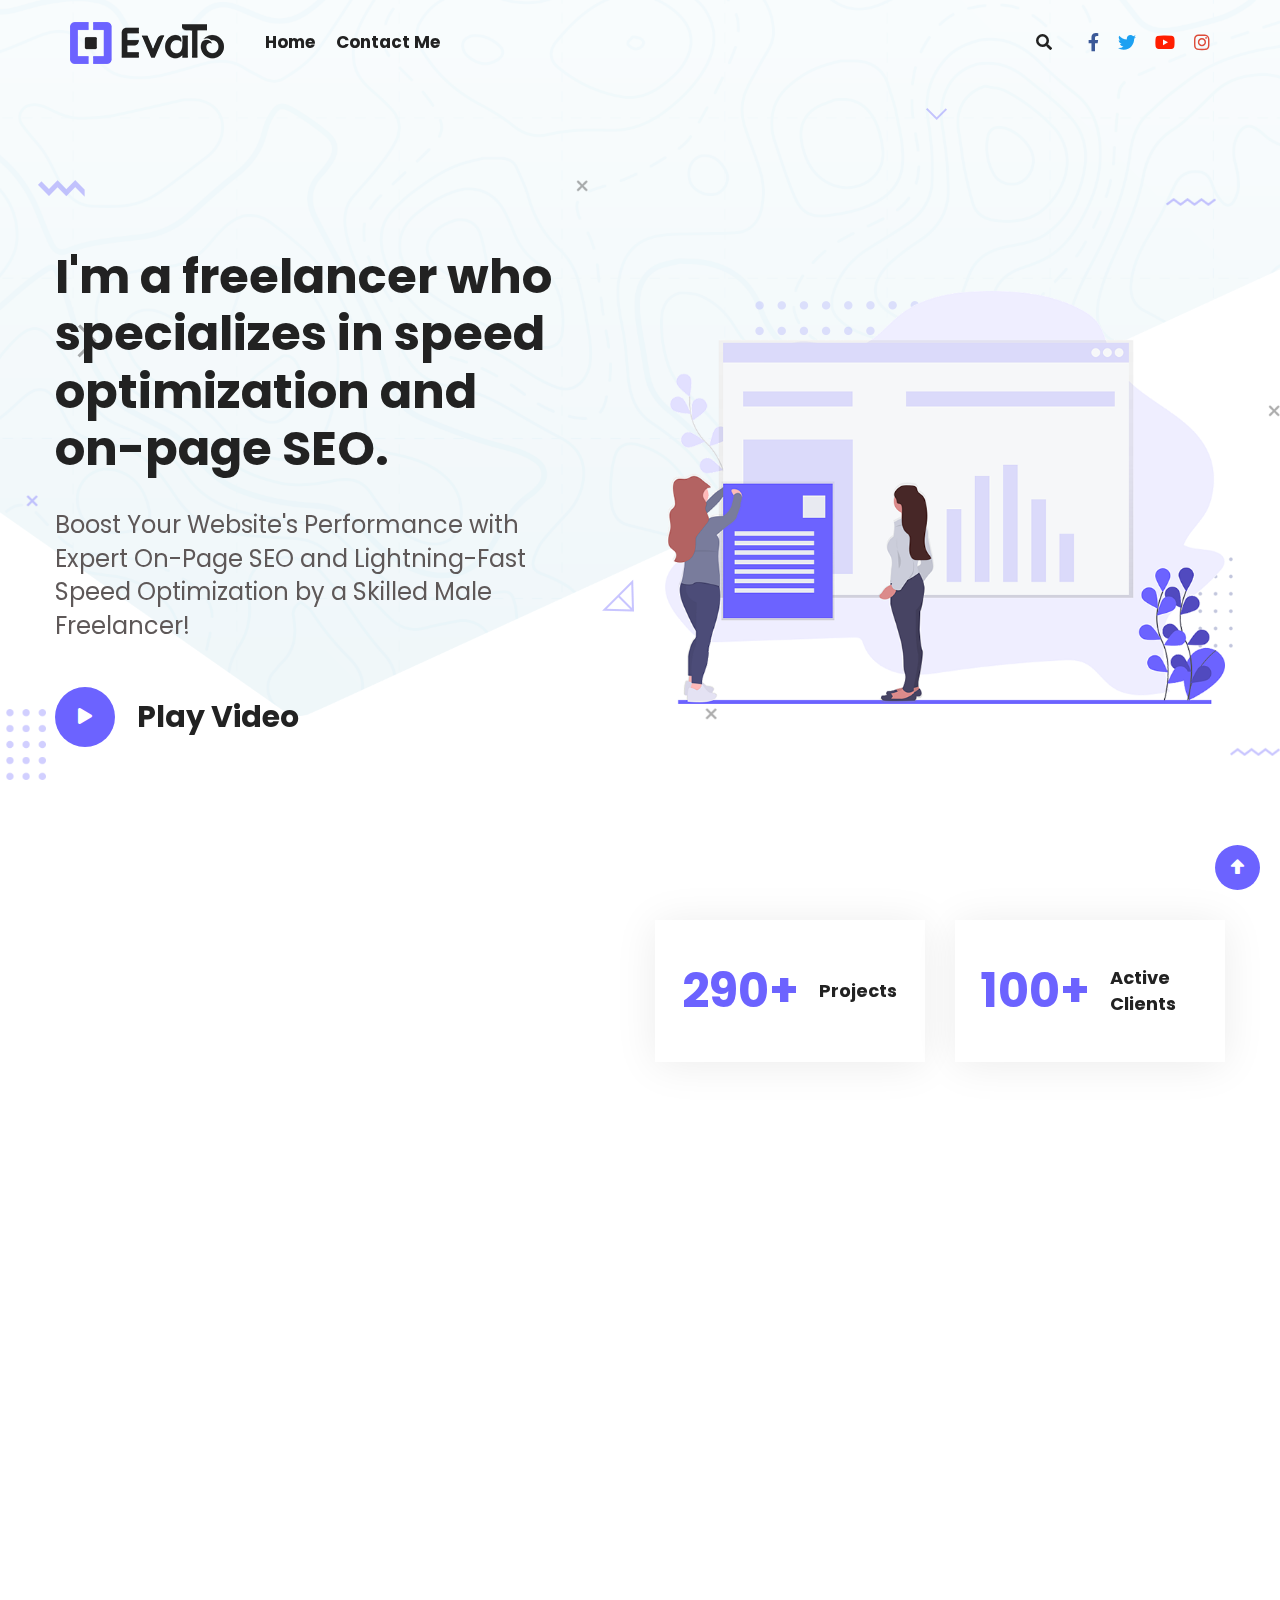
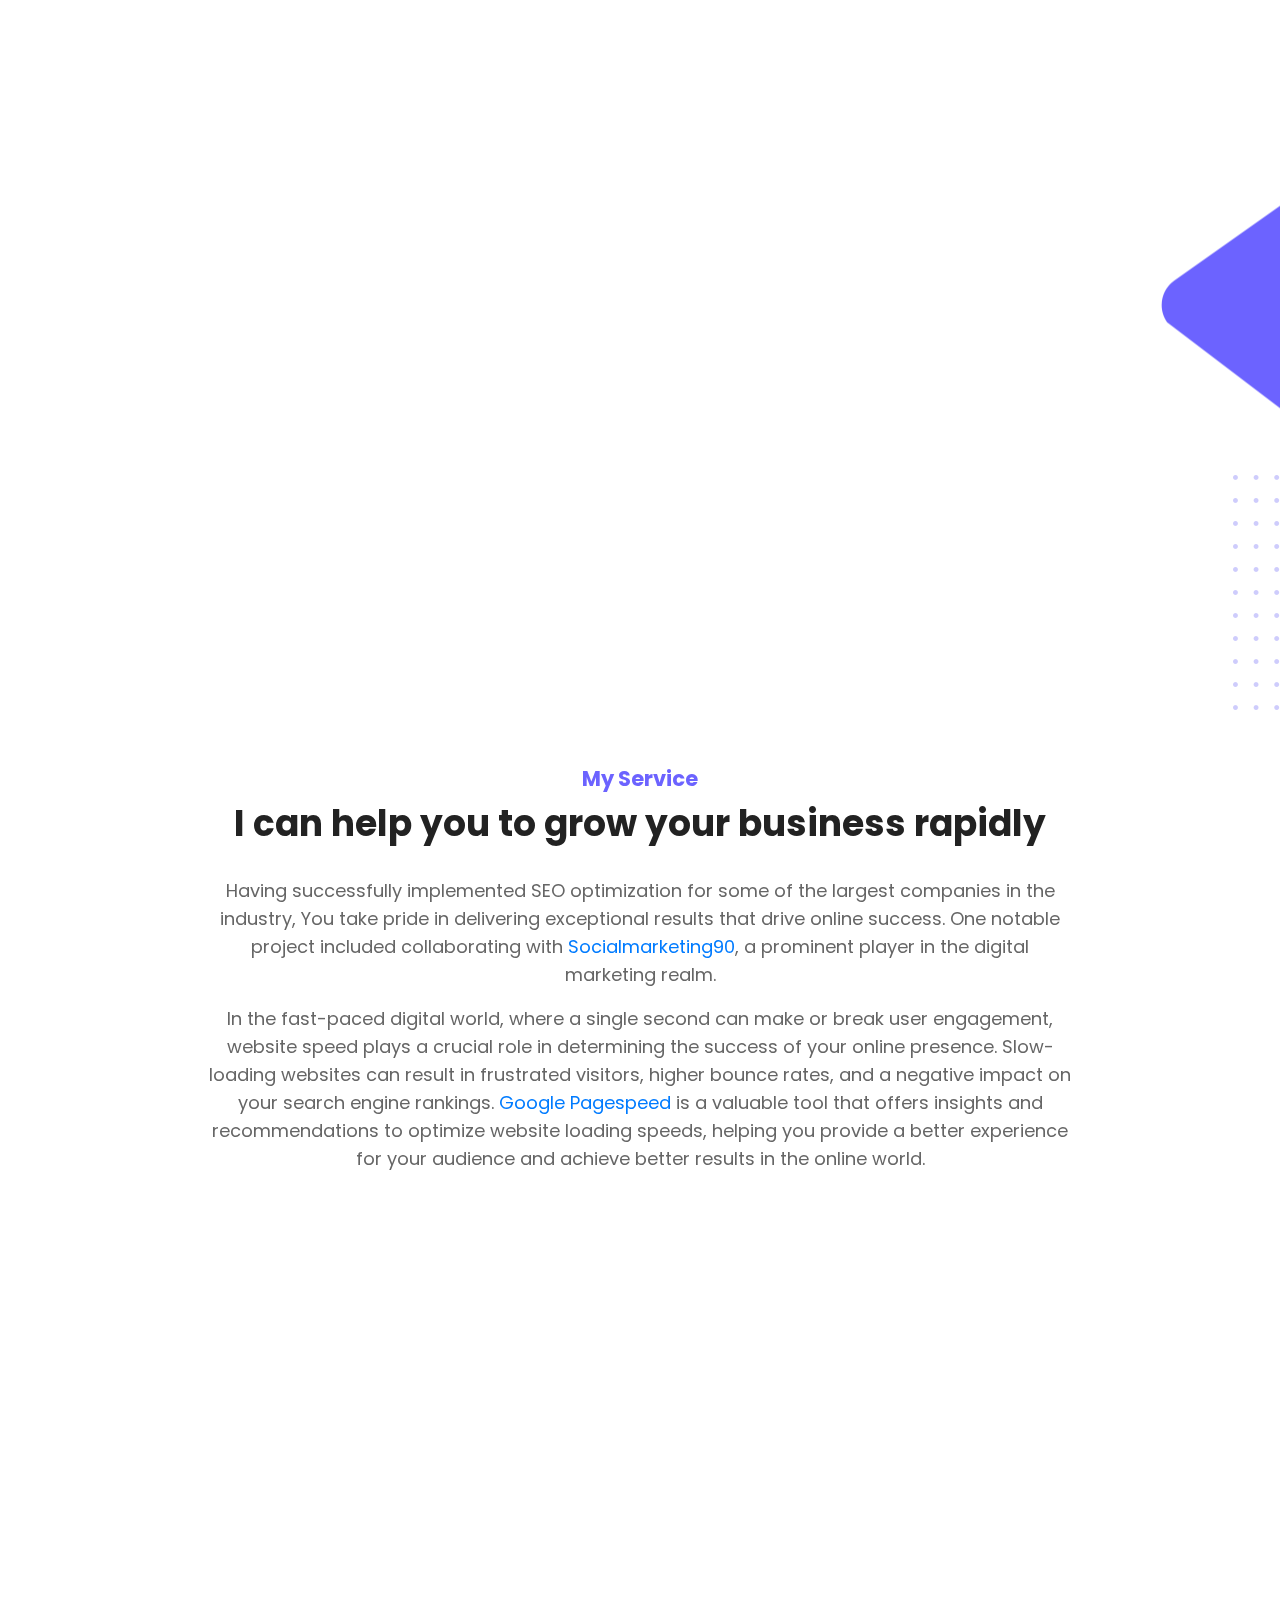
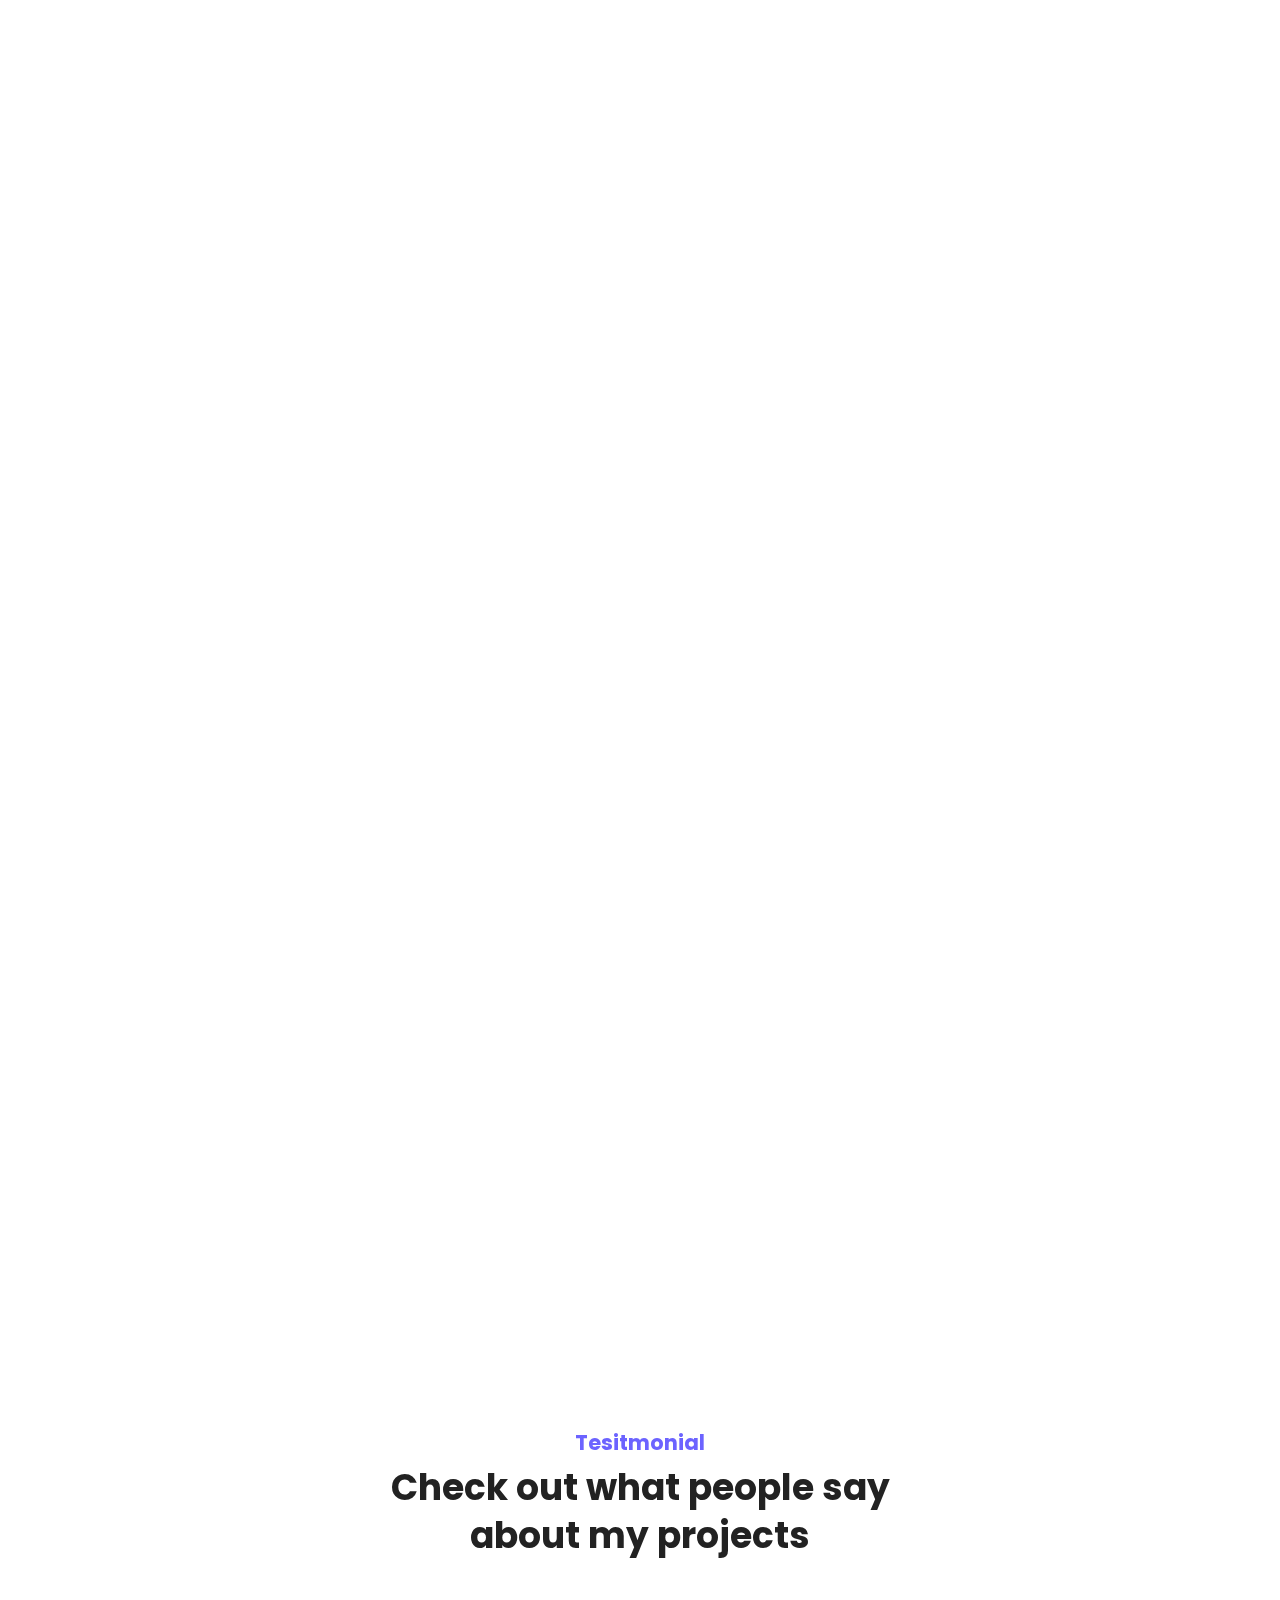
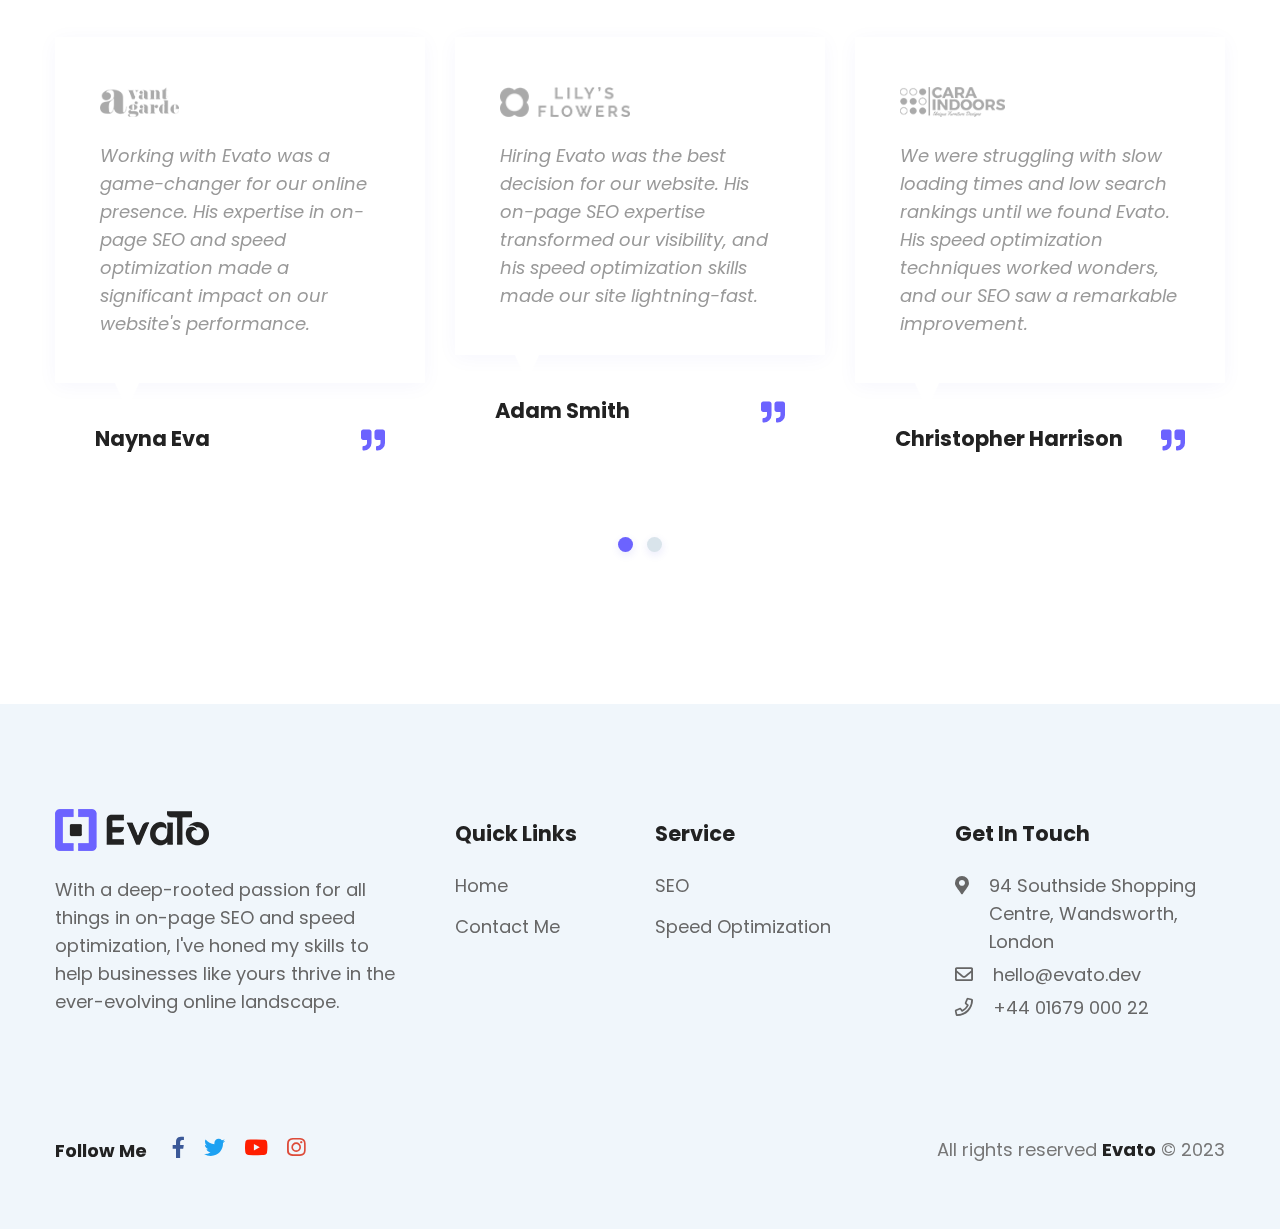
<file: index.html>
<!doctype html>
<html class="no-js" lang="zxx">
<head>
    <meta charset="utf-8">
    <meta http-equiv="x-ua-compatible" content="ie=edge">
    <title>Evato | HTML Template</title>
    <meta name="description" content="">
    <meta name="viewport" content="width=device-width, initial-scale=1">
    <!-- Place favicon.ico in the root directory -->
    <link rel="shortcut icon" href="images/logo/favicon.png" type="image/x-icon">

    <!-- All css here -->
    <link rel="stylesheet" href="css/bootstrap.min.css">
    <link rel="stylesheet" href="css/fontawesome-all.min.css">
    <link rel="stylesheet" href="css/flaticon.css">
    <link rel="stylesheet" href="css/aos.css">
    <link rel="stylesheet" href="css/animate.css">
    <link rel="stylesheet" href="css/slick.css">
    <link rel="stylesheet" href="css/jquery.fancybox.min.css">
    <link rel="stylesheet" href="css/meanmenu.css">
    <link rel="stylesheet" href="css/all-animations.css">
    <link rel="stylesheet" href="css/default.css">
    <link rel="stylesheet" href="css/style.css">
    <link rel="stylesheet" href="css/responsive.css">
</head>
<body>    
    <!--  ====== preloader=============================================  -->
    <div id="preloader">
        <div id="loading">
            <div id="loading-center">
                <div id="loading-center-absolute">
                    <div class="object" id="object_one"></div>
                    <div class="object" id="object_two"></div>
                    <div class="object" id="object_three"></div>
                </div>
            </div>
        </div>
    </div>
 
    <!--  ====== header-area-start=======================================  -->
    <header>
        <div id="header-sticky" class="transparent-header header-area home4">
            <div class="header">
                <div class="container-wrapper pl-70 pr-70">
                    <div class="row align-items-center justify-content-between position-relative">
                        <div class="col-xl-2 col-lg-2 col-md-4 col-sm-4 col-6">
                            <div class="logo mr-10">
                                <a href="index.html" class="d-inline-block"><img src="images/logo/logo.png" alt="Evato"></a>
                            </div>
                        </div>
                        <div class="col-xl-5 col-lg-7 col-md-1 col-sm-1 col-1 pr-lg-0 d-none d-lg-flex justify-content-start position-static">
                            <div class="main-menu">
                                <nav id="mobile-menu">
                                    <ul class="d-block">
                                        <li><a href="index.html">Home</a></li>                                        
                                        <li><a href="contact.html">Contact Me</a></li>
                                     </ul>
                                </nav>
                            </div>
                        </div>
                        <div class="col-xl-5 col-lg-3 col-md-8 col-sm-8 col-4">
                            <div class="row header-right d-flex align-items-center justify-content-lg-between">
                                <div class="col-xl-8  col-lg-3  col-md-7  col-sm-0 col-0">
                                    <div class="header-right-left-content d-flex align-items-center justify-content-end">
                                        <div class="header-search position-relative d-none d-md-block d-lg-none d-lg-block" data-toggle="tooltip" data-selector="true" data-placement="bottom" title="Search">
                                            <span class="black-color d-inline-block"><span><i class="fas fa-search"></i></span></span>
                                        </div>
                                    </div>
                                </div>
                                <div class="col-xl-4  col-lg-9  col-md-5  col-sm-12 col-12 pl-0">
                                    <div class="header-right-right-content text-right d-flex align-items-center justify-content-end">
                                        <!-- <div class="mobile-menu"></div> -->
                                        <ul class="social-link d-none d-md-block">
                                            <li class="d-inline-block">
                                                <a class="facebook-color text-center pr-15 d-inline-block transition-3" href="https://www.facebook.com/" target="_blank"><i class="fab fa-facebook-f"></i></a>
                                            </li>
                                            <li class="d-inline-block">
                                                <a class="twitter-color text-center pr-15 d-inline-block transition-3" href="https://www.twitter.com/" target="_blank"><i class="fab fa-twitter"></i></a>
                                            </li>
                                            <li class="d-inline-block">
                                                <a class="youtube-color text-center pr-15 d-inline-block transition-3" href="https://www.youtube.com/" target="_blank"><i class="fab fa-youtube"></i></a>
                                            </li>
                                            <li class="d-inline-block">
                                                <a class="instagram-color text-center d-inline-block transition-3" href="https://www.instagram.com/" target="_blank"><i class="fab fa-instagram"></i></a>
                                            </li>
                                        </ul>
                                        <div class="d-block d-lg-none pl-3">
                                            <a class="mobile-menubar theme-color" href="javascript:void(0);"><i class="far fa-bars"></i></a>
                                        </div>
                                    </div>
                                </div>
                            </div>
                        </div>
                    </div>
                </div>
            </div>
        </div>
    </header>

    <div class="side-mobile-menu white-bg pt-10 pb-30 pl-35 pr-30 pb-100">
        <div class="d-fle justify-content-between w-100">
            <div class="close-icon d-inline-block float-right clear-both mt-15 mb-10">
                <a href="javascript:void(0);"><span class="icon-clear theme-color"><i class="fa fa-times"></i></span></a>
            </div>
        </div>

        <div class="side-menu-search header-search-content mt-100 pr-15">
            <form action="#" class="position-relative">
                <input class="w-100 rounded-0 pb-2" type="text" placeholder="Type Keyword...">
                <a class="position-absolute right-0 top-0 dark-black-color d-block" href="#"><i class="fas fa-search"></i></a>
            </form>
        </div>

        <div class="mobile-menu mt-10 w-100"></div>
        
        <ul class="social-link pt-50 clear-both">
            <li class="d-inline-block">
                <a class="facebook-color text-center pr-15 d-inline-block transition-3" href="https://www.facebook.com/" target="_blank"><i class="fab fa-facebook-f"></i></a>
            </li>
            <li class="d-inline-block">
                <a class="twitter-color text-center pr-15 d-inline-block transition-3" href="https://www.twitter.com/" target="_blank"><i class="fab fa-twitter"></i></a>
            </li>
            <li class="d-inline-block">
                <a class="google-plus-color text-center pr-15 d-inline-block transition-3" href="https://www.youtube.com/" target="_blank"><i class="fab fa-youtube"></i></a>
            </li>
            <li class="d-inline-block">
                <a class="linked-in-color text-center d-inline-block transition-3" href="https://www.instagram.com/" target="_blank"><i class="fab fa-instagram"></i></a>
            </li>
        </ul>

        <div class="mobile-phone-contact phone-contact mt-150 mb-25">
            <h6 class="f-700 mb-0">Call Me</h6>
            <a class="theme-color f-700" href="tell:+8801234567890">+44 - 01234567890</a>
        </div>

    </div>
    <div class="body-overlay"></div>
    <div class="header-search-details text-center white-bg pt-55 pl-60 pr-60">
        <div class="close-icon float-right">
            <a href="javascript:void(0);" class="dark-black-color"><i class="fa fa-times"></i></a>
        </div>
        <div class="header-search-content container mt-100">
            <h3 class="f-700 pb-50">Search</h3>
            <form action="#" class="position-relative mt-200">
                <input class="w-100 rounded-0 pb-20" type="text" placeholder="Type Keyword...">
                <a class="position-absolute right-0 top-0 dark-black-color d-block" href="#"><i class="fas fa-search"></i></a>
            </form>
        </div>
    </div>
    <!--  header-area-end  -->

    <main class="over-hidden">
        <!-- ======slider-area-start=========================================== -->
        <div id="home" class="slider-area position-relative home4">
            <div id="scene" class="position-absolute w-100 h-100">
                <img data-depth="0.20" class="shape hm4-shape-1 d-none d-lg-inline-block bounce-animate" src="images/slider/home4-shape/hm4-shape1.png" alt="#">
                <img data-depth="0.20" class="shape hm4-shape-2 d-none d-lg-inline-block bounce-animate2" src="images/slider/home4-shape/hm4-shape2.png" alt="#">
                <img data-depth="0.20" class="shape hm4-shape-3 d-none d-lg-block s-shape" src="images/slider/home4-shape/hm4-shape3.png" alt="#">
                <img data-depth="0.20" class="shape hm4-shape-4 d-none d-lg-inline-block s-shape" src="images/slider/home4-shape/hm4-shape4.png" alt="#">
                <img data-depth="0.20" class="shape hm4-shape-5 d-none d-lg-inline-block" src="images/slider/home4-shape/hm4-shape5.png" alt="#">
                <img data-depth="0.20" class="shape hm4-shape-6 d-none d-lg-inline-block bounce-animate" src="images/slider/home4-shape/hm4-shape7.png" alt="#">
                <img data-depth="0.20" class="shape hm4-shape-7 d-none d-lg-inline-block" src="images/slider/home4-shape/hm4-shape7.png" alt="#">
                <img data-depth="0.20" class="shape hm4-shape-8 d-none d-lg-block bounce-animate" src="images/slider/home4-shape/hm4-shape8.png" alt="#">
                <img data-depth="0.20" class="shape hm4-shape-9 d-none d-lg-block s-shape" src="images/slider/home4-shape/hm4-shape4.png" alt="#">
                <img data-depth="0.20" class="shape hm4-shape-10 d-none d-lg-block s-shape" src="images/slider/home4-shape/hm4-shape4.png" alt="#">
            </div>
            <!-- /shape-slider -->
            <div class="single-slider slider-height1 d-flex align-items-center container-wrapper" data-background="images/slider/home4-slider-bg.png">
                <div class="container">
                    <div class="row align-items-center">
                        <div class="col-xl-6  col-lg-6  col-md-6  col-sm-12 col-12  d-flex align-items-center">
                            <div class="slider-content mt--30 position-relative">
                                <!-- <span class="f-700 theme-color d-block pb-1" data-aos="fade-right" data-aos-duration="2000" data-aos-delay="40">We are Evato</span> -->
                                <h1 class="f-700 pb-22" data-aos="fade-right" data-aos-duration="2000" data-aos-delay="150">I'm a freelancer who specializes in speed optimization and on-page SEO.</h1>
                                <p data-aos="fade-right" data-aos-duration="2000">Boost Your Website's Performance with Expert On-Page SEO and Lightning-Fast Speed Optimization by a Skilled Male Freelancer!</p>
                                <div class="video-player-btn d-flex align-items-center z-index11 mt-45" >
                                    <a data-fancybox="" href="https://youtu.be/zem1UgrI2HM" class="d-flex align-items-center">
                                        <div class="video-play-wrap position-relative d-inline-block">
                                            <div class="video-mark">
                                                <div class="wave-pulse wave-pulse-1"></div>
                                                <div class="wave-pulse wave-pulse-2"></div>
                                            </div>
                                            <div class="video-play position-relative text-center theme-bg d-inline-block white-color">
                                                <i class="fas fa-play"></i>
                                            </div>
                                        </div>
                                        <span class="d-inline-block f-700 black-color pl-22">Play Video</span>
                                    </a>
                                </div>
                            </div>
                        </div>
                        <div class="col-xl-6 col-lg-6  col-md-6  col-sm-12 col-12  d-flex align-items-center ">
                            <div class="slider-img1 pl-65 z-index1 position-relative" data-aos="fade-up" data-aos-duration="2000">
                                <img class="bounce-animate" src="images/slider/home4-slider-img.png" alt="image">
                                <div class="slider-middle-dotted position-absolute d-md-inline-block z-index-1 rotate-animation">
                                    <img class="w-100" src="images/slider/home4-shape/hm4-middle-dotted.png" alt="image">
                                </div>
                            </div>
                        </div>
                    </div>
                </div>
                <div class="slider-left-dotted s-dotted position-absolute d-none d-lg-block z-index1">
                    <img src="images/slider/shape/slider-left-dotted.png" alt="image">
                </div>
                <div class="hm4-slider-right-dotted s-dotted position-absolute d-none  d-lg-block z-index-1">
                    <img src="images/slider/home4-shape/hm4-right-dotted.png" alt="image">
                </div>
            </div>
        </div>
        <!-- slider-area-end  -->

        <!-- ====== facts-area-start=========================================== -->
        <div class="facts-area home4 mb-120">
            <div class="container">
                <div class="row justify-content-center">
                    <div class="col-xl-9 offset-xl-3  col-lg-12  col-md-12  col-sm-12 col-11">
                        <div class="row fact-wrapper">
                            <div class="col-xl-4  col-lg-4  col-md-4  col-sm-4 col-12"></div>
                            <div class="col-xl-4  col-lg-4  col-md-4  col-sm-4 col-12">
                                <div class="single-f-counter white-bg transition5 pt-35 pb-35 mb-30 d-flex d-sm-block d-md-flex align-items-center justify-content-center">
                                    <div class="f-count pr-20">
                                        <span class="f-700 d-inline-block counter">290</span><span class="d-inline-block f-700">+</span>
                                    </div>
                                    <p class="black-color f-700 mb-0">Projects</p>
                                </div> 
                            </div>
                            <div class="col-xl-4  col-lg-4  col-md-4  col-sm-4 col-12">
                                <div class="single-f-counter white-bg transition5 pt-35 pb-35 mb-30 d-flex d-sm-block d-md-flex align-items-center justify-content-center">
                                    <div class="f-count pr-20">
                                        <span class="f-700 d-inline-block counter">100</span><span class="d-inline-block f-700">+</span>
                                    </div>
                                    <p class="black-color f-700 mb-0">Active Clients</p>
                                </div>
                            </div>
                        </div>
                    </div>
                </div>
            </div>
        </div>
        <!-- facts-area-end -->

        <!-- ====== about-area-start=========================================== -->
        <div class="about-area home4 position-relative over-hidden">
            <div class="container">
                <div class="row align-items-start">
                    <div class="col-xl-6 col-lg-6 col-md-12 col-sm-12 col-12">
                        <div class="about-left-content mt--5 mb-50" data-aos="fade-up" data-aos-duration="2000">
                            <div class="title">
                                <span class="theme-color f-700">Learn more about Me</span>
                                <h3 class="f-700">Specialization and expertise in enhancing website speed and on-page search engine optimization</h3>
                            </div>
                            <!--<div class="btn-2 d-none d-lg-block pt-115" data-aos="fade-up" data-aos-duration="2000" data-aos-delay="40">
                                <a href="about.html" class="black-color d-inline-block  position-relative f-700 text-capitalize">more about me</a>
                            </div>-->
                        </div>
                    </div>
                    <div class="col-xl-6 col-lg-6 col-md-12 col-sm-12 col-12">
                        <div class="about-content" data-aos="fade-up" data-aos-duration="2000"> 
                            <div class="about-text">
                                <h6 class="f-400 mb-30">I'm a passionate male freelancer dedicated to enhancing on-page SEO and speed optimization for websites.</h6>

                                <h6 class="f-400 mb-30">With a specialization and expertise in enhancing website speed and on-page search engine optimization (SEO), I bring a wealth of knowledge to the digital landscape. My focus lies in creating lightning-fast websites that not only captivate users with exceptional speed but also rank prominently on search engine results pages. This dual approach ensures that your online presence not only provides an outstanding user experience but also reaches a wider audience.</h6>
                                                         

                            </div>
                        </div>
                    </div>
                </div>
                <div class="row">
                    <div class="col-xl-12  col-lg-12  col-md-12  col-sm-12 col-12">
                        <div class="about-img pt-50" data-aos="fade-up" data-aos-duration="2000" data-aos-delay="40">
                            <img class="img w-100" src="images/about/home4-about-img.png" alt="image">
                        </div>
                    </div>
                </div>
            </div>
            <div class="about-bg-left position-absolute left-0 z-index-1" data-aos="fade-right" data-aos-duration="1000">
                <img src="images/bg/home4-about-left.png" alt="image">
            </div>
            <div class="about-bg-right position-absolute right-0 z-index-1">
                <img src="images/bg/home4-about-right.png" alt="image">
            </div>
            <div class="about-dotted-shape position-absolute d-none d-sm-block">
                <img src="images/about/about-dotted-shape.png" alt="image">
            </div>
        </div>
        <!-- about-area-end -->

        <!-- ====== service-area-start ==================================== -->
        <div class="service-area home4 service-area-margin position-relative mt-145 mb-115">
            <div class="container">
                <div class="row justify-content-center">
                    <div class="col-xl-9  col-lg-8  col-md-10  col-sm-10 col-12">
                        <div class="title text-center">
                            <span class="theme-color f-700">My Service</span>
                            <h4 class="f-700">I can help you to grow your business rapidly</h4>
							<div class="mt-30">
							<p>Having successfully implemented SEO optimization for some of the largest companies in the industry, You take pride in delivering exceptional results that drive online success. One notable project included collaborating with <a href="https://socialmarketing90.com" target="_blank" title="Socialmarketing90">Socialmarketing90</a>, a prominent player in the digital marketing realm.</p>
							<p>In the fast-paced digital world, where a single second can make or break user engagement, website speed plays a crucial role in determining the success of your online presence. Slow-loading websites can result in frustrated visitors, higher bounce rates, and a negative impact on your search engine rankings. <a href="https://pagespeed.web.dev/" target="_blank" title="Google Pagespeed">Google Pagespeed</a> is a valuable tool that offers insights and recommendations to optimize website loading speeds, helping you provide a better experience for your audience and achieve better results in the online world.</p>
							</div>
                        </div>
                    </div>
                </div>
                <div class="row service-wrapper mt-60 justify-content-center">
                    <div class="col-xl-5  col-lg-5  col-md-5  col-sm-10 col-12">
                        <div class="single-service-content white-bg transition3 mt-10 secondary-border01 pl-50 pt-85 pb-80 pr-50 mb-30 text-center tilt" data-aos="fade-up" data-aos-duration="2000" data-aos-delay="40">
                            <div class="ser-icon d-inline-block text-center mb-35 transition5">
                                <img src="images/icon/writing-2.png" alt="image">
                            </div>
                            <div class="service-text text-center">
                                <h5 class="f-700 mb-25">On-page SEO</h5>
                                <p>Elevate your website's performance with precise on-page SEO.</p>
                                
                                <ul class="service-list d-inline-block mt-1">
                                    <li class="black-color f-700  d-flex justify-content-start align-items-center">
                                        <span class="d-inline-block pr-15 theme-color">
                                            <i class="fal fa-long-arrow-right"></i>
                                        </span>   
                                        <a class="black-color cursor-none" href="#">Meta Tag Refinement</a>
                                    </li>
                                    <li class="black-color f-700  d-flex justify-content-start align-items-center">
                                        <span class="d-inline-block pr-15 theme-color">
                                            <i class="fal fa-long-arrow-right"></i>
                                        </span>  
                                        <a class="black-color cursor-none" href="#">Content Enhancement</a>
                                    </li>
                                    <li class="black-color f-700  d-flex justify-content-start align-items-center">
                                        <span class="d-inline-block pr-15 theme-color">
                                            <i class="fal fa-long-arrow-right"></i>
                                        </span>
                                        <a class="black-color cursor-none" href="#">User-Friendly URL</a>
                                    </li>
                                </ul>
                            </div>
                        </div>
                    </div>
                    <div class="col-xl-5  col-lg-5  col-md-5  col-sm-10 col-12">
                        <div class="single-service-content white-bg transition3 mt-10 secondary-border01 pl-50 pt-85 pb-80 pr-50 mb-30 text-center tilt" data-aos="fade-up" data-aos-duration="2000" data-aos-delay="10">
                            <div class="ser-icon d-inline-block text-center mb-35 transition5">
                                <img src="images/icon/gear-1.png" alt="image">
                            </div>
                            <div class="service-text text-center">
                                <h5 class="f-700 mb-25">Speed Optimization</h5>
                                <p>Experience lightning-fast loading times with expert speed optimization.</p>
                                
                                <ul class="service-list d-inline-block mt-1">
                                    <li class="black-color f-700  d-flex justify-content-start align-items-center">
                                        <span class="d-inline-block pr-15 theme-color">
                                            <i class="fal fa-long-arrow-right"></i>
                                        </span>   
                                        <a class="black-color cursor-none" href="#">Image Compression</a>
                                    </li>
                                    <li class="black-color f-700  d-flex justify-content-start align-items-center">
                                        <span class="d-inline-block pr-15 theme-color">
                                            <i class="fal fa-long-arrow-right"></i>
                                        </span>  
                                        <a class="black-color cursor-none" href="#">Browser Caching</a>
                                    </li>
                                    <li class="black-color f-700  d-flex justify-content-start align-items-center">
                                        <span class="d-inline-block pr-15 theme-color">
                                            <i class="fal fa-long-arrow-right"></i>
                                        </span>
                                        <a class="black-color cursor-none" href="#">Content Delivery Network Integration</a>
                                    </li>
                                </ul>
                            </div>
                        </div>
                    </div>
                </div>
            </div>
            <div class="service-bg-right position-absolute right-0 z-index-1" data-aos="fade-left" data-aos-duration="1800">
                <img src="images/bg/home4-service-right.png" alt="image">
            </div>
        </div>
        <!-- service-area-end  -->

        <!-- ====== feature-area-start=========================================== -->
        <div class="feature-area feature-area4 home4 position-relative">
            <div class="container">
                <div class="row align-items-center justify-content-center flex-column-reverse flex-lg-row">
                    <div class="col-xl-5 col-lg-5 col-md-10 col-sm-12 col-12 pl-xl-0">
                        <div class="feature-img pt-60 pr-60" data-aos="fade-up" data-aos-duration="2000">
                            <img class="bounce-animate" src="images/feature/home4-feature1-img.png" alt="image">
                        </div>
                    </div>
                    <div class="col-xl-6  col-lg-7  col-md-12  col-sm-12 col-12">
                        <div class="service-content" data-aos="fade-up" data-aos-duration="2000">
                            <div class="title">
                                <h3 class="f-700 mb-40">Top Features that Keep Me Ahead</h3>
                                <p>As a dedicated freelancer specializing in on-page SEO and speed optimization, I bring a personalized touch to every project.</p>
                            </div>
                            <ul class="service-text mt-40 align-items-start">
                                <li>
                                    <div class="single-service d-sm-flex mb-20">
                                        <div class="ser-icon d-inline-block text-center mr-25 mt-1">
                                            <span class=" theme-bg text-white d-block">
                                                <i class="fal fa-lightbulb"></i>
                                            </span>
                                        </div>
                                     <div class="service-text">
                                        <h6 class="f-700 pb-10">Expert On-Page SEO</h6>
                                        <p>Leverage my in-depth knowledge of search engine optimization to enhance your website's visibility.</p>
                                     </div>
                                    </div>
                                </li>
                                <li>
                                    <div class="single-service  d-sm-flex">
                                        <div class="ser-icon d-inline-block text-center mr-25 mt-1">
                                            <span class=" theme-bg text-white d-block">
                                                <i class="fal fa-cog"></i>
                                            </span>
                                        </div>
                                     <div class="service-text">
                                        <h6 class="f-700 pb-10">Lightning-Fast Speed Optimization</h6>
                                        <p>Experience the difference a speedy website makes. Say goodbye to slow-loading pages and hello to improved user satisfaction.</p>
                                     </div>
                                    </div>
                                </li>
                            </ul>
                        </div>
                    </div>
                </div>
            </div>
            <div class="about-bg-left position-absolute left-0 z-index-1" data-aos="fade-right" data-aos-duration="1800">
                <img src="images/bg/home4-about-left.png" alt="image">
            </div>
        </div>
        <!-- feature-area-end -->

        <!-- ====== banner-area-start ========================================= -->
        <div class="banner-area home4 mt-120 mb-120">
            <div class="container">
                <div class="banner-wrapper banner-border4 white-bg pl-70 pr-70 pt-55 pb-55 transition3" data-aos="fade-up" data-aos-duration="2000">
                    <div class="row align-items-center justify-content-between">
                        <div class="col-xl-9 col-lg-9  col-md-12 col-sm-12 col-12">
                            <div class="banner-content">
                                <h4 class="f-700 mb-20">Get a quote for your next project</h4>
                                <p class="mb-0">Get started on the path to improved website performance and visibility.</p>
                            </div>
                        </div>
                        <div class="col-xl-3 col-lg-3  col-md-12 col-sm-12 col-12">
                            <div class="banner-btn float-left float-lg-right">
                                <div class="my-btn">
                                    <a href="contact.html" class="btn theme-bg text-capitalize f-18 f-700">contact me</a>
                                </div>
                            </div>
                        </div>
                    </div>
                </div>
            </div>
        </div>
        <!-- banner-area-end  -->

        <!-- ====== testimonial-area-start ==================================== -->
        <div class="testimonial-area home4 pt-150 pb-145 over-hidden">
            <div class="container">
                <div class="row justify-content-center">
                    <div class="col-xl-6  col-lg-7  col-md-10  col-sm-12 col-12">
                        <div class="title text-center">
                            <span class="theme-color f-700">Tesitmonial</span>
                            <h4 class="f-700">Check out what people say about my projects</h4>
                        </div>
                    </div>
                </div>
                <div class="testimonial-wrapper4  pt-30 ">
                    <div class="row testimonial-active4 pb-80"> 
                        <div class="col-xl-4 col-lg-7 col-md-12  col-sm-12 col-12">
                            <div class="testimonial-text4 position-relative bg-white pt-50 pb-45 pl-45 pr-45 mb-40 mt-40 transition5">
                                <img class="mb-25" src="images/testimonial/home4-testi-logo1.png" alt="image">
                                <p class="font-italic secondary-color3 mb-0">Working with Evato was a game-changer for our online presence. His expertise in on-page SEO and speed optimization made a significant impact on our website's performance.</p>
                            </div>
                            <div class="testi-info d-flex align-items-center justify-content-between mb-20 pl-40 pr-40">
                                <div class="avatar-info">
                                    <h6 class="f-700 mb-1">Nayna Eva</h6>
                                </div>
                                <div class="quit d-inline-block">
                                    <span class="theme-color d-inline-block"><i class="fas fa-quote-right"></i></span>
                                </div>
                            </div>
                        </div>
                        <div class="col-xl-4 col-lg-7 col-md-12  col-sm-12 col-12">
                            <div class="testimonial-text4 position-relative bg-white pt-50 pb-45 pl-45 pr-45 mb-40 mt-40 transition5">
                                <img class="mb-25" src="images/testimonial/home4-testi-logo2.png" alt="image">
                                <p class="font-italic secondary-color3 mb-0">Hiring Evato was the best decision for our website. His on-page SEO expertise transformed our visibility, and his speed optimization skills made our site lightning-fast.</p>
                            </div>
                            <div class="testi-info d-flex align-items-center justify-content-between mb-20 pl-40 pr-40">
                                <div class="avatar-info">
                                    <h6 class="f-700 mb-1">Adam Smith</h6>
                                </div>
                                <div class="quit d-inline-block">
                                    <span class="theme-color d-inline-block"><i class="fas fa-quote-right"></i></span>
                                </div>
                            </div>
                        </div>
                        <div class="col-xl-4 col-lg-7 col-md-12  col-sm-12 col-12">
                            <div class="testimonial-text4 position-relative bg-white pt-50 pb-45 pl-45 pr-45 mb-40 mt-40 transition5">
                                <img class="mb-25" src="images/testimonial/home4-testi-logo3.png" alt="image">
                                <p class="font-italic secondary-color3 mb-0">We were struggling with slow loading times and low search rankings until we found Evato. His speed optimization techniques worked wonders, and our SEO saw a remarkable improvement.</p>
                            </div>
                            <div class="testi-info d-flex align-items-center justify-content-between mb-20 pl-40 pr-40">
                                <div class="avatar-info">
                                    <h6 class="f-700 mb-1">Christopher Harrison</h6>
                                </div>
                                <div class="quit d-inline-block">
                                    <span class="theme-color d-inline-block"><i class="fas fa-quote-right"></i></span>
                                </div>
                            </div>
                        </div>
                        <div class="col-xl-4 col-lg-7 col-md-12  col-sm-12 col-12">
                            <div class="testimonial-text4 position-relative bg-white pt-50 pb-45 pl-45 pr-45 mb-40 mt-40 transition5">
                                <img class="mb-25" src="images/testimonial/home4-testi-logo1.png" alt="image">
                                <p class="font-italic secondary-color3 mb-0">I can't say enough good things about Evato. His on-page SEO knowledge is second to none, and our website now ranks higher than ever before.</p>
                            </div>
                            <div class="testi-info d-flex align-items-center justify-content-between mb-20 pl-40 pr-40">
                                <div class="avatar-info">
                                    <h6 class="f-700 mb-1">Sarah Davis</h6>
                                </div>
                                <div class="quit d-inline-block">
                                    <span class="theme-color d-inline-block"><i class="fas fa-quote-right"></i></span>
                                </div>
                            </div>
                        </div>
                    </div>
                </div>
            </div>
        </div>
        <!-- testimonial-area-end  -->
    </main>

    <!-- ====== footer-area-start ============================================ -->
    <footer> 
        <div class="footer-area primary-bg home4 pt-90">
            <div class="footer-top pb-55">
                <div class="container">
                    <div class="row">
                        <div class="col-xl-4 col-lg-4  col-md-12  col-sm-12 col-12">
                            <div class="footer-widget f-subscriber-area pb-30 mt-15 pr-30">
                                <div class="f-logo">
                                    <img src="images/logo/logo.png" alt="evalo">
                                </div>
                                <div class="footer-subscribe mt-25">
                                    <p>With a deep-rooted passion for all things in on-page SEO and speed optimization, I've honed my skills to help businesses like yours thrive in the ever-evolving online landscape.</p>
                                </div>
                            </div>
                        </div>
                        <div class="col-xl-2  col-lg-2  col-md-3  col-sm-6 col-12">
                            <div class="footer-widget f-info pb-30 ml-40 pr-20 mt-25">
                                <h6 class="text-capitalize f-700 mb-22">Quick Links</h6>
                                <ul class="footer-info">
                                    <li>
                                        <a href="index.html" class="position-relative d-inline-block mb-2">Home</a>
                                    </li>                                    
                                    <li>
                                        <a href="contact.html" class="position-relative d-inline-block mb-2">Contact Me</a>
                                    </li>
                                </ul>
                            </div>
                        </div>
                        <div class="col-xl-3 col-lg-2  col-md-3  col-sm-6 col-12">
                            <div class="footer-widget f-info pb-30 ml-40 pr-20 mt-25">
                                <h6 class="text-capitalize f-700 mb-22">Service</h6>
                                <ul class="footer-info">
                                    <li>
                                        <a href="#" class="position-relative d-inline-block mb-2">SEO</a>
                                    </li>
                                    <li>
                                        <a href="#" class="position-relative d-inline-block mb-2">Speed Optimization</a>
                                    </li>
                                </ul>
                            </div>
                        </div>
                        <div class="col-xl-3  col-lg-4  col-md-6  col-sm-12 col-12 pr-xl-0">
                            <div class="footer-widget f-adress pb-40 mt-25">
                                <h6 class="text-capitalize f-700 mb-22">Get in Touch</h6>
                                <ul class="footer-address">
                                    <li class="d-flex align-items-start mb-10">
                                        <span class="f-icon mr-20"><i class="fas fa-map-marker-alt"></i></span> 
                                        <div class="">94 Southside Shopping Centre, Wandsworth, London<br>
                                        </div>  
                                    </li>
                                    <li class="mb-12">
                                        <span class="f-icon mr-20"><i class="far fa-envelope"></i></span>hello@evato.dev
                                    </li>
                                    <li>
                                        <span class="f-icon mr-20"><i class="far fa-phone"></i></span>+44 01679 000 22
                                    </li>
                                </ul>
                            </div>
                        </div>
                    </div>
                </div>
            </div>
            <div class="footer-bottom">
                <div class="container">
                    <div class="copyright-area pb-60">
                        <div class="row align-items-center justify-content-between">
                            <div class="col-xl-6 col-lg-6  col-md-6 col-sm-12 col-12 mt-10 d-flex align-items-center">
                                <h3 class="f-700 d-inline-block pr-25 mb-0">Follow Me</h3>
                                <ul class="social-link">
                                    <li class="d-inline-block">
                                        <a class="facebook-color text-center pr-15 d-inline-block transition-3" href="https://www.facebook.com/" target="_blank"><i class="fab fa-facebook-f"></i></a>
                                    </li>
                                    <li class="d-inline-block">
                                        <a class="twitter-color text-center pr-15 d-inline-block transition-3" href="https://www.twitter.com/" target="_blank"><i class="fab fa-twitter"></i></a>
                                    </li>
                                    <li class="d-inline-block">
                                        <a class="youtube-color text-center pr-15 d-inline-block transition-3" href="https://www.youtube.com/" target="_blank"><i class="fab fa-youtube"></i></a>
                                    </li>
                                    <li class="d-inline-block">
                                        <a class="instagram-color text-center d-inline-block transition-3" href="https://www.instagram.com/" target="_blank"><i class="fab fa-instagram"></i></a>
                                    </li>
                                </ul>
                            </div>
                            <div class="col-xl-6 col-lg-6 col-md-6  col-sm-12 col-12 mt-10">
                                <div class="copyright-text text-lg-right">
                                    <p class="mb-0 secondary-color2">All rights reserved 
                                        <a href="index.html" class="c-theme f-700 black-color">Evato</a> © 2023
                                    </p>
                                </div>
                            </div>
                        </div>
                    </div>
                </div>
            </div>
        </div>
    </footer>

    <!-- back top -->
    <div id="scroll" class="scroll-up position-relative z-index11">
        <div class="top text-center"><span class="white-color theme-bg"><i class="fa fa-arrow-alt-up"></i></span></div>
    </div>

    <!-- All js here -->
    <script src="js/vendor/modernizr-3.5.0.min.js"></script>
    <script src="js/vendor/jquery-1.12.4.min.js"></script>
    <script src="js/popper.min.js"></script>
    <script src="js/bootstrap.min.js"></script>
    <script src="js/parallax.js"></script>
    <script src="js/aos.js"></script>
    <script src="js/image-loaded.min.js"></script>
    <script src="js/isotope.pkgd.min.js"></script>
    <script src="js/jquery.fancybox.min.js"></script>
    <script src="js/waypoint.js"></script>
    <script src="js/counterup-min.js"></script>
    <script src="js/slick.min.js"></script>
    <script src="js/tilt.jquery.min.js"></script>
    <script src="js/plugins.js"></script>
    <script src="js/jquery.meanmenu.min.js"></script>
    <script src="js/main.js"></script>
</body>
</html>
</file>
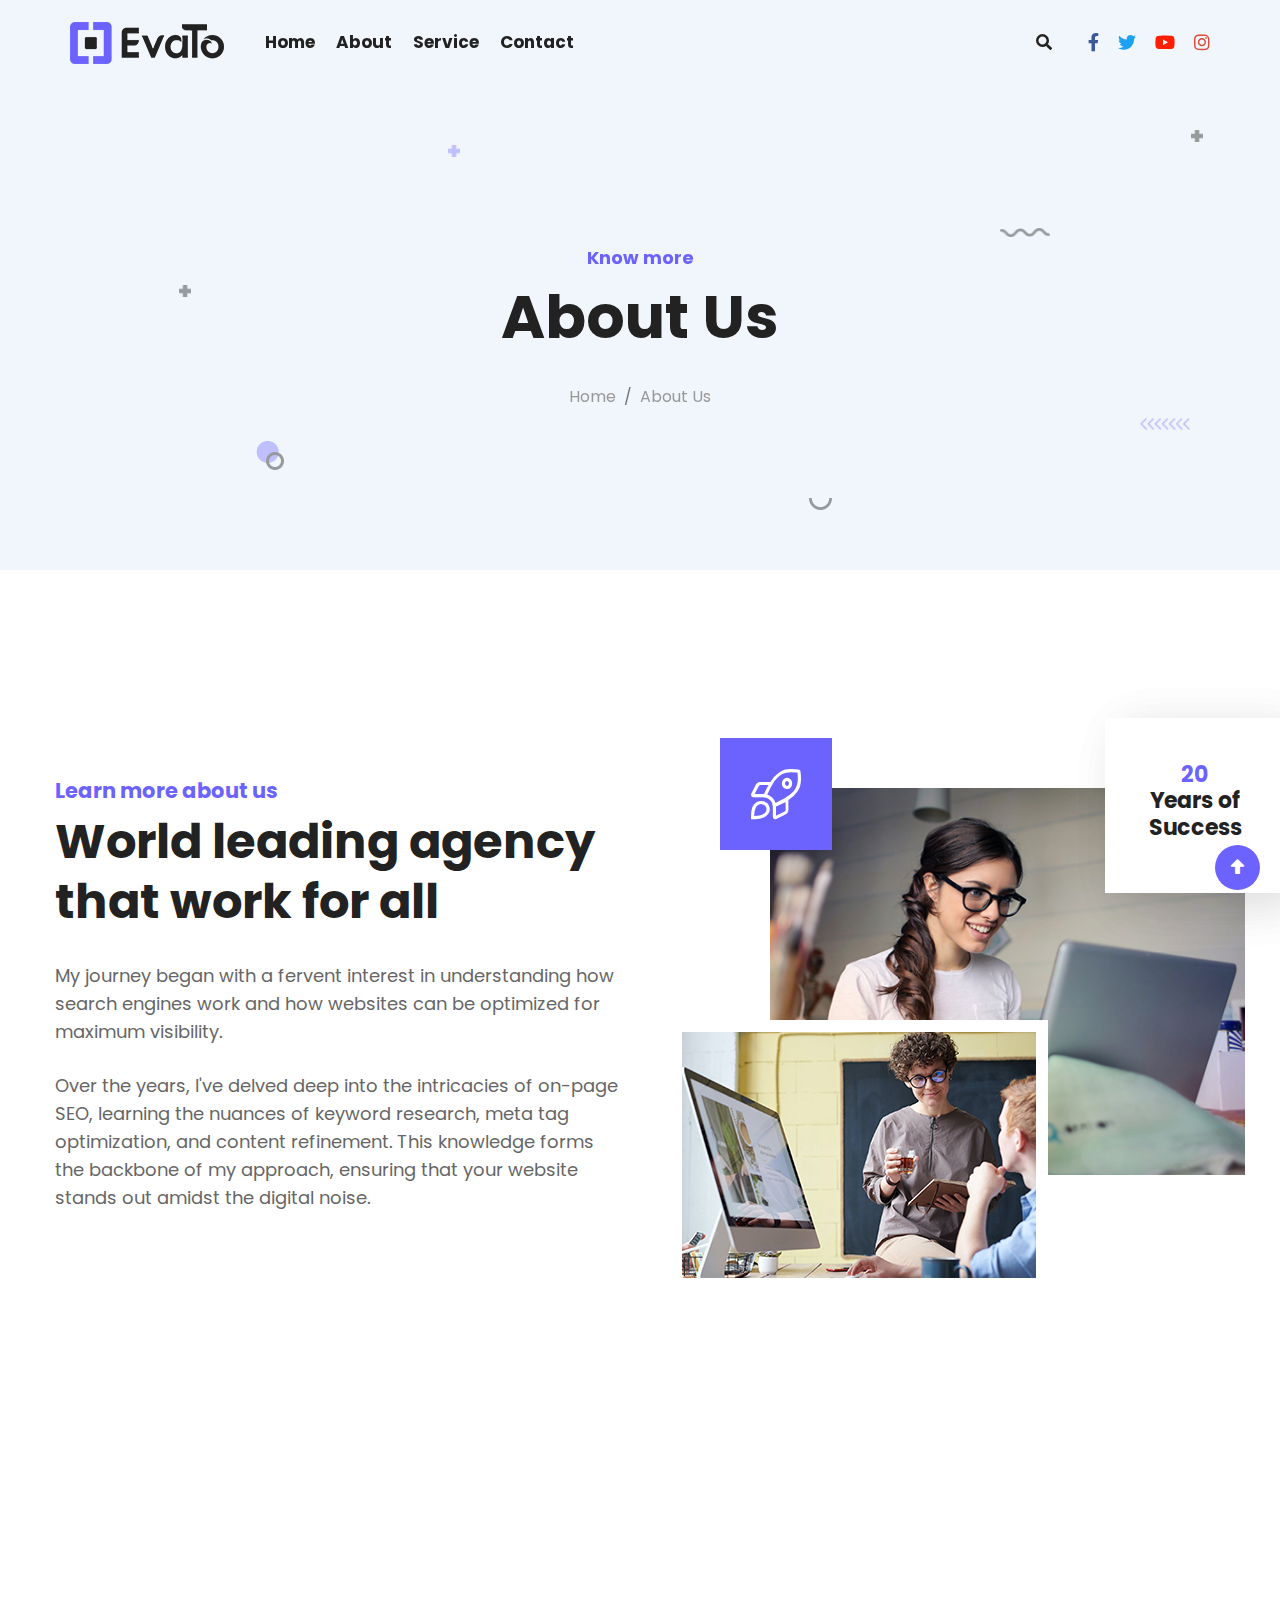
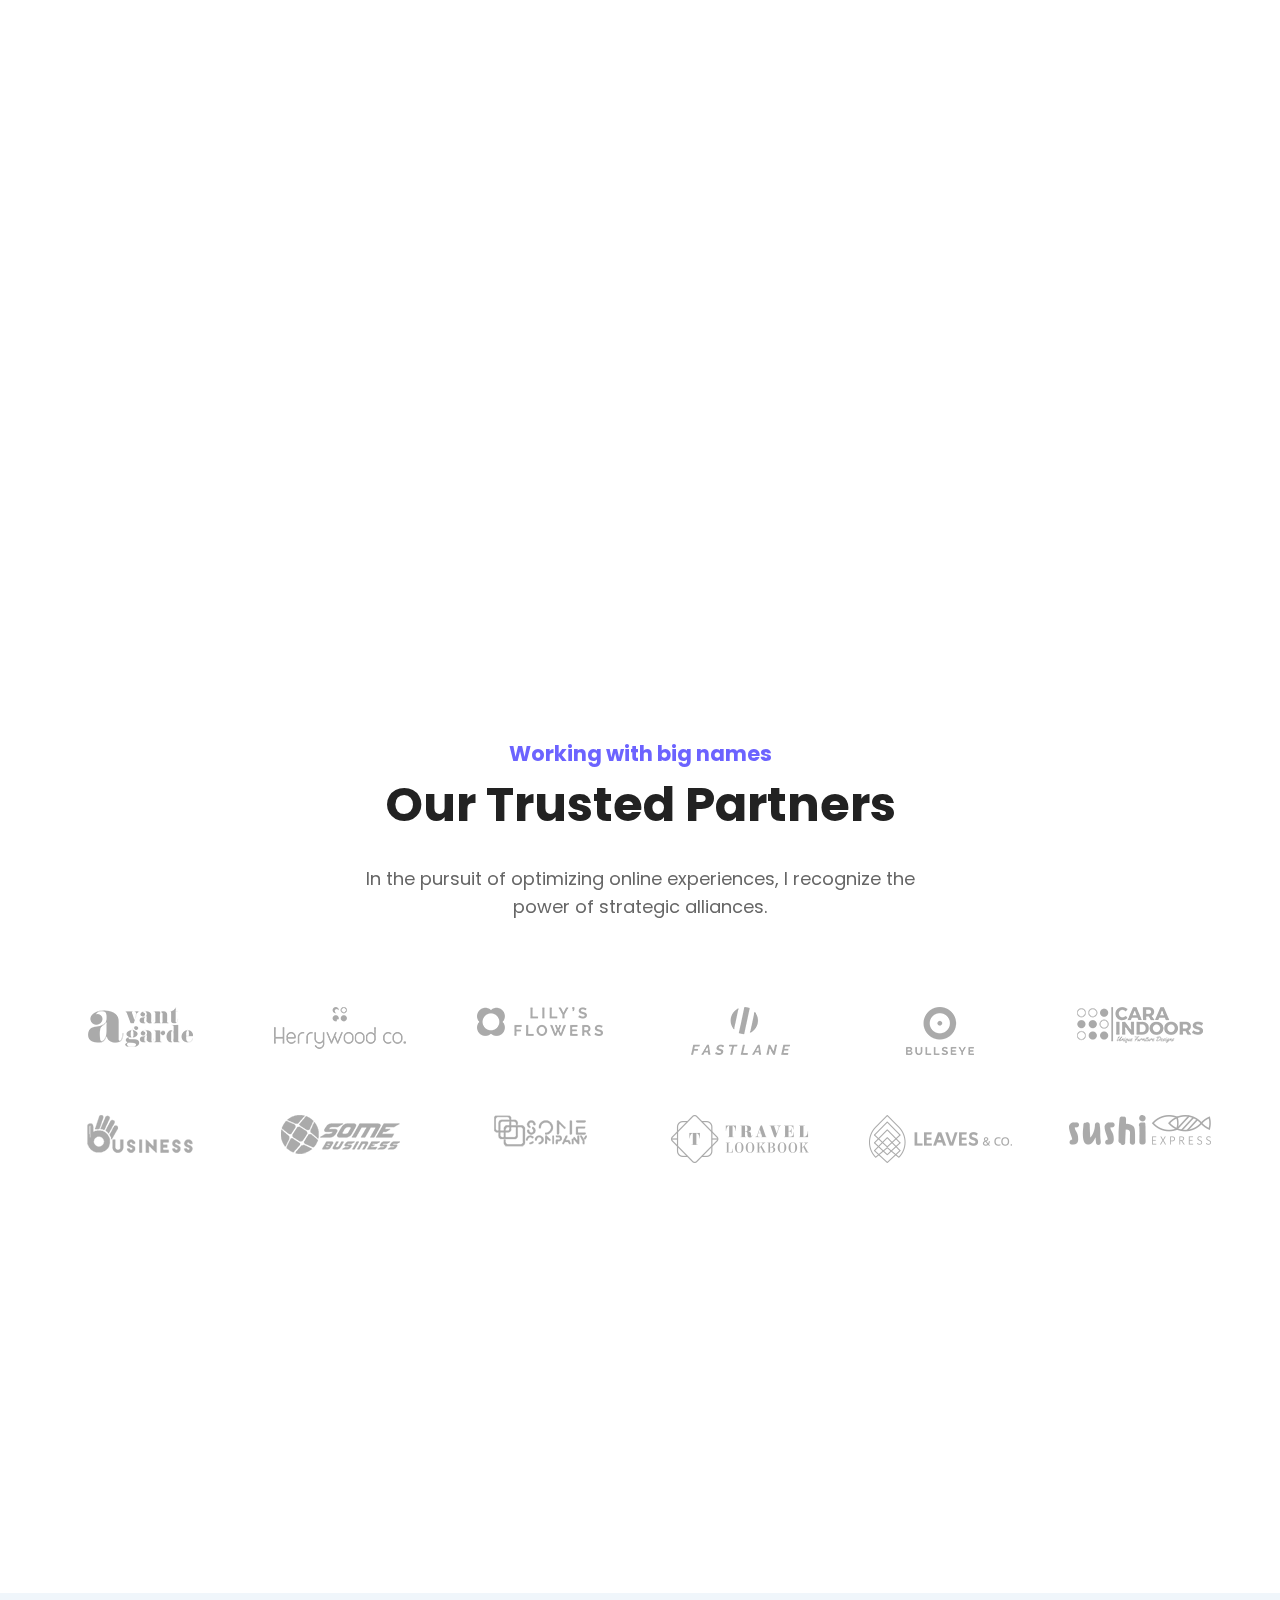
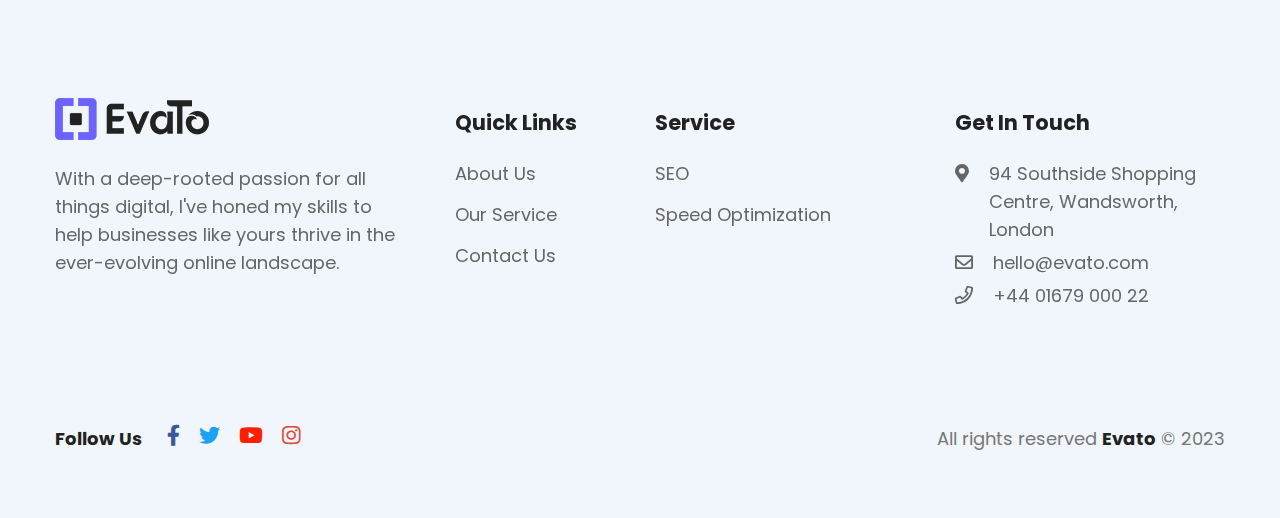
<file: about-us.html>
<!doctype html>
<html class="no-js" lang="zxx">
<head>
    <meta charset="utf-8">
    <meta http-equiv="x-ua-compatible" content="ie=edge">
    <title>Evato | HTML Template</title>
    <meta name="description" content="">
    <meta name="viewport" content="width=device-width, initial-scale=1">
    <!-- Place favicon.ico in the root directory -->
    <link rel="shortcut icon" href="images/logo/favicon.png" type="image/x-icon">

    <!-- All css here -->
    <link rel="stylesheet" href="css/bootstrap.min.css">
    <link rel="stylesheet" href="css/fontawesome-all.min.css">
    <link rel="stylesheet" href="css/flaticon.css">
    <link rel="stylesheet" href="css/aos.css">
    <link rel="stylesheet" href="css/animate.css">
    <link rel="stylesheet" href="css/slick.css">
    <link rel="stylesheet" href="css/jquery.fancybox.min.css">
    <link rel="stylesheet" href="css/meanmenu.css">
    <link rel="stylesheet" href="css/all-animations.css">
    <link rel="stylesheet" href="css/default.css">
    <link rel="stylesheet" href="css/style.css">
    <link rel="stylesheet" href="css/responsive.css">
</head>
<body>    
    <!--  ====== preloader=============================================  -->
    <div id="preloader">
        <div id="loading">
            <div id="loading-center">
                <div id="loading-center-absolute">
                    <div class="object" id="object_one"></div>
                    <div class="object" id="object_two"></div>
                    <div class="object" id="object_three"></div>
                </div>
            </div>
        </div>
    </div>
 
    <!--  ====== header-area-start=======================================  -->
    <header>
        <div id="header-sticky" class="transparent-header header-area home4">
            <div class="header">
                <div class="container-wrapper pl-70 pr-70">
                    <div class="row align-items-center justify-content-between position-relative">
                        <div class="col-xl-2 col-lg-2 col-md-4 col-sm-4 col-6">
                            <div class="logo mr-10">
                                <a href="index.html" class="d-inline-block"><img src="images/logo/logo.png" alt="Evato"></a>
                            </div>
                        </div>
                        <div class="col-xl-5 col-lg-7 col-md-1 col-sm-1 col-1 pr-lg-0 d-none d-lg-flex justify-content-start position-static">
                            <div class="main-menu">
                                <nav id="mobile-menu">
                                    <ul class="d-block">
                                        <li><a href="index.html">Home</a></li>
                                        <li><a href="about-us.html">About</a></li>
                                        <li><a href="service.html">Service</a>
                                           <!--  <ul class="mega-menu mega-dropdown-menu white-bg ml-0">
                                                <li><a href="#">SEO</a></li>
                                                <li><a href="#">Speed Optimization</a></li>
                                            </ul> -->
                                        </li>
                                        <li><a href="contact-us.html">Contact</a></li>
                                     </ul>
                                </nav>
                            </div>
                        </div>
                        <div class="col-xl-5 col-lg-3 col-md-8 col-sm-8 col-4">
                            <div class="row header-right d-flex align-items-center justify-content-lg-between">
                                <div class="col-xl-8  col-lg-3  col-md-7  col-sm-0 col-0">
                                    <div class="header-right-left-content d-flex align-items-center justify-content-end">
                                        <div class="header-search position-relative d-none d-md-block d-lg-none d-lg-block" data-toggle="tooltip" data-selector="true" data-placement="bottom" title="Search">
                                            <span class="black-color d-inline-block"><span><i class="fas fa-search"></i></span></span>
                                        </div>
                                    </div>
                                </div>
                                <div class="col-xl-4  col-lg-9  col-md-5  col-sm-12 col-12 pl-0">
                                    <div class="header-right-right-content text-right d-flex align-items-center justify-content-end">
                                        <!-- <div class="mobile-menu"></div> -->
                                        <ul class="social-link d-none d-md-block">
                                            <li class="d-inline-block">
                                                <a class="facebook-color text-center pr-15 d-inline-block transition-3" href="https://www.facebook.com/" target="_blank"><i class="fab fa-facebook-f"></i></a>
                                            </li>
                                            <li class="d-inline-block">
                                                <a class="twitter-color text-center pr-15 d-inline-block transition-3" href="https://www.twitter.com/" target="_blank"><i class="fab fa-twitter"></i></a>
                                            </li>
                                            <li class="d-inline-block">
                                                <a class="youtube-color text-center pr-15 d-inline-block transition-3" href="https://www.youtube.com/" target="_blank"><i class="fab fa-youtube"></i></a>
                                            </li>
                                            <li class="d-inline-block">
                                                <a class="instagram-color text-center d-inline-block transition-3" href="https://www.instagram.com/" target="_blank"><i class="fab fa-instagram"></i></a>
                                            </li>
                                        </ul>
                                        <div class="d-block d-lg-none pl-3">
                                            <a class="mobile-menubar theme-color" href="javascript:void(0);"><i class="far fa-bars"></i></a>
                                        </div>
                                    </div>
                                </div>
                            </div>
                        </div>
                    </div>
                </div>
            </div>
        </div>
    </header>

    <div class="side-mobile-menu white-bg pt-10 pb-30 pl-35 pr-30 pb-100">
        <div class="d-fle justify-content-between w-100">
            <div class="close-icon d-inline-block float-right clear-both mt-15 mb-10">
                <a href="javascript:void(0);"><span class="icon-clear theme-color"><i class="fa fa-times"></i></span></a>
            </div>
        </div>

        <div class="side-menu-search header-search-content mt-100 pr-15">
            <form action="#" class="position-relative">
                <input class="w-100 rounded-0 pb-2" type="text" placeholder="Type Keyword...">
                <a class="position-absolute right-0 top-0 dark-black-color d-block" href="#"><i class="fas fa-search"></i></a>
            </form>
        </div>

        <div class="mobile-menu mt-10 w-100"></div>
        
        <ul class="social-link pt-50 clear-both">
            <li class="d-inline-block">
                <a class="facebook-color text-center pr-15 d-inline-block transition-3" href="https://www.facebook.com/" target="_blank"><i class="fab fa-facebook-f"></i></a>
            </li>
            <li class="d-inline-block">
                <a class="twitter-color text-center pr-15 d-inline-block transition-3" href="https://www.twitter.com/" target="_blank"><i class="fab fa-twitter"></i></a>
            </li>
            <li class="d-inline-block">
                <a class="google-plus-color text-center pr-15 d-inline-block transition-3" href="https://www.youtube.com/" target="_blank"><i class="fab fa-youtube"></i></a>
            </li>
            <li class="d-inline-block">
                <a class="linked-in-color text-center d-inline-block transition-3" href="https://www.instagram.com/" target="_blank"><i class="fab fa-instagram"></i></a>
            </li>
        </ul>

        <div class="mobile-phone-contact phone-contact mt-150 mb-25">
            <h6 class="f-700 mb-0">Call Us</h6>
            <a class="theme-color f-700" href="tell:+44 01679 000 22">+44 01679 000 22</a>
        </div>

    </div>
    <div class="body-overlay"></div>
    <div class="header-search-details text-center white-bg pt-55 pl-60 pr-60">
        <div class="close-icon float-right">
            <a href="javascript:void(0);" class="dark-black-color"><i class="fa fa-times"></i></a>
        </div>
        <div class="header-search-content container mt-100">
            <h3 class="f-700 pb-50">Search</h3>
            <form action="#" class="position-relative mt-200">
                <input class="w-100 rounded-0 pb-20" type="text" placeholder="Type Keyword...">
                <a class="position-absolute right-0 top-0 dark-black-color d-block" href="#"><i class="fas fa-search"></i></a>
            </form>
        </div>
    </div>
    <!--  header-area-end  -->

    <main>
        <!-- ======slider-area-start=========================================== -->
        <div class="slider-area position-relative primary-bg">
            <div id="scene" class="position-absolute w-100 h-100">
                <img data-depth="0.20" class="shape page-shape-1 d-none d-lg-inline-block s-shape" src="images/slider/page-shape/page-shape1.png" alt="#">
                <img data-depth="0.20" class="shape page-shape-2 d-none d-lg-inline-block s-shape" src="images/slider/page-shape/page-shape2.png" alt="#">
                <img data-depth="0.20" class="shape page-shape-3 d-none d-lg-inline-block" src="images/slider/page-shape/page-shape3.png" alt="#">
                <img data-depth="0.20" class="shape page-shape-4 d-none d-lg-inline-block" src="images/slider/page-shape/page-shape4.png" alt="#">
                <img data-depth="0.20" class="shape page-shape-5 d-none d-lg-inline-block bounce-animate2" src="images/slider/page-shape/page-shape5.png" alt="#">
                <img data-depth="0.20" class="shape page-shape-6 d-none d-lg-inline-block bounce-animate" src="images/slider/page-shape/page-shape6.png" alt="#">
                <img data-depth="0.20" class="shape page-shape-7 d-none d-lg-inline-block s-shape" src="images/slider/page-shape/page-shape1.png" alt="#">
            </div>
            <div class="single-page page-height d-flex align-items-center">
                <div class="container">
                    <div class="row">
                        <div class="col-xl-12  col-lg-12  col-md-12  col-sm-12 col-12  d-flex align-items-center justify-content-center">
                            <div class="page-title mt-110 text-center">
                                <span class="theme-color f-700">Know more</span>
                                <h1 class="text-capitalize f-700 mt-10 mb-20">About Us</h1>
                                <nav aria-label="breadcrumb">
                                    <ol class="breadcrumb justify-content-center bg-transparent">
                                    <li class="breadcrumb-item"><a class="secondary-color3" href="index.html">Home</a></li>
                                    <li class="breadcrumb-item active text-capitalize secondary-color3" aria-current="page">About Us</li>
                                    </ol>
                                </nav>
                            </div>
                        </div>
                    </div>
                </div>
            </div>
        </div>
        <!-- slider-area-end  -->


        <!-- ====== about-area-start=========================================== -->
        <div class="about-us-about-area pt-200 pb-30 over-hidden">
            <div class="container">
                <div class="row align-items-start justify-content-center">
                    <div class="col-xl-6 col-lg-6 col-md-12 col-sm-12 col-12">
                        <div class="about-us-left-content mb-65">
                            <div class="title">
                                <span class="theme-color f-700">Learn more about us</span>
                                <h3 class="f-700 mb-30">World leading agency that work for all</h3>
                                <p class="pb-10">My journey began with a fervent interest in understanding how search engines work and how websites can be optimized for maximum visibility.</p>
                                <p>Over the years, I've delved deep into the intricacies of on-page SEO, learning the nuances of keyword research, meta tag optimization, and content refinement. This knowledge forms the backbone of my approach, ensuring that your website stands out amidst the digital noise.</p>
                            </div>
                        </div>
                    </div>
                    <div class="col-xl-5 offset-lg-1 col-lg-5 col-md-9 col-sm-12 col-12">
                        <div class="about-us-img-wrapper mt-18 mb-100 d-flex justify-content-end ml-100">
                            <div class="home3-about-img bg-transparent position-relative z-index11 tilt"> 
                                <img class="about-us-img1 d-inline-block z-index-1" src="images/about/about-us-img1.jpg" alt="image">
                                <img class="about-us-img2 position-absolute d-inline-block z-index1" src="images/about/about-us-img2.jpg" alt="image">
                                <div class="about-us-marker white-bg text-center position-absolute z-index11">
                                    <div class="about-us-marker-text">
                                        <h3 class="f-700 text-center">
                                            <span class="theme-color d-block">20</span>
                                            Years of Success
                                        </h3>
                                    </div>
                                </div>
                                <div class="about-us-about-icon theme-bg position-absolute z-index11 text-center" data-aos="zoom-in" data-aos-duration="2000">
                                    <span class="white-color d-block pt-20 pb-20"><i class="fal fa-rocket-launch"></i></span>
                                </div>
                            </div>
                        </div>
                    </div>
                </div>
            </div>
        </div>
        <!-- about-area-end -->

        <!-- ====== facts-area-start=========================================== -->
        <div class="home3-facts-area about-us-fact-area about-us-fact-bg">
            <div class="about-us-fact-bg bg-no-repeat pt-150 pb-140" data-aos="fade-up" data-aos-duration="2000"  data-background="images/bg/about-us-fact-bg.png">
                <div class="container">
                    <div class="row align-items-center justify-content-center flex-column-reverse flex-lg-row">
                        <div class="col-xl-6  col-lg-7  col-md-9  col-sm-12 col-12">
                            <div class="row home3-facts-wrapper">
                                <div class="col-xl-6  col-lg-6  col-md-6  col-sm-6 col-12">
                                    <div class="home3-single-facts about-us-fact-wrapper white-bg text-center pt-45 pb-60 pl-40 pr-40 mb-30">
                                        <div class="d-flex align-items-center justify-content-center">
                                            <span class="theme-color f-700 d-inline-block counter">10</span>
                                            <span class="per theme-color d-inline-block f-700">+</span>
                                        </div>
                                        <p class="black-color text-center f-700 mb-0">World Famous Projects</p>
                                    </div>
                                    
                                    <div class="home3-single-facts about-us-fact-wrapper white-bg text-center pt-45 pb-60 pl-40 pr-40 mb-30">
                                        <div class="d-flex align-items-center justify-content-center">
                                            <span class="theme-color f-700 d-inline-block counter">50</span>
                                            <span class="theme-color d-inline-block f-700">K</span>
                                        </div>
                                        <p class="black-color text-center f-700 mb-0">User Community</p>
                                    </div>
                                </div>
                                <div class="col-xl-6  col-lg-6  col-md-6  col-sm-6 col-12 ">
                                    <div class="home3-single-facts about-us-fact-wrapper home3-single-facts-margin white-bg text-center pt-45 pb-60 pl-40 pr-40 mb-30 mt-60">
                                        <div class="d-flex align-items-center justify-content-center">
                                            <span class="theme-color f-700 d-inline-block counter">7</span>
                                            <span class="per theme-color d-inline-block f-700">+</span>
                                        </div>
                                        <p class="black-color text-center f-700 mb-0">Operating Countries</p>
                                    </div>
                                    <div class="home3-single-facts about-us-fact-wrapper white-bg text-center pt-45 pb-60 pl-40 pr-40 mb-30">
                                        <div class="d-flex align-items-center justify-content-center">
                                            <span class="theme-color f-700 d-inline-block counter">29</span>
                                            <span class="per theme-color d-inline-block f-700">K</span>
                                        </div>
                                        <p class="black-color text-center f-700 mb-0">Yearly Revenue</p>
                                    </div>
                                </div>
                            </div>
                        </div>
                        <div class="col-xl-5 offset-xl-1 col-lg-5 col-md-12 col-sm-12 col-12">
                            <div class="title">
                                <span class="theme-color f-700">Fun With Numbers</span>
                                <h3 class="f-700 mb-30">Numbers always tells the truth</h3>
                                <p class="pb-10">In my journey as a male freelancer specializing in on-page SEO and speed optimization, I've seen the transformative power of focused expertise.</p>
                            </div>
                        </div>
                    </div>
                </div>
            </div>
        </div>
        <!-- home3-facts-area about-us-fact-bg -end -->

        <!-- ====== partner-area-start=========================================== -->
        <div class="partner-area pt-100 pb-80 over-hidden">
            <div class="container">
                <div class="row align-items-start justify-content-center">
                    <div class="col-xl-6 col-lg-7 col-md-9 col-sm-12 col-12">
                        <div class="title text-center">
                            <span class="theme-color f-700">Working with big names</span>
                            <h3 class="f-700 mb-30">Our Trusted Partners</h3>
                            <p class="pb-10">In the pursuit of optimizing online experiences, I recognize the power of strategic alliances.</p>
                        </div>
                    </div>
                </div>
                <div class="row partner-wrapper pt-60 align-items-start">
                    <div class="col-xl-2 col-lg-2 col-md-3 col-sm-6 col-12">
                        <div class="single-partner text-center mb-60">
                            <img src="images/brand/brand-img1.png" alt="image">
                        </div>
                    </div>
                    <div class="col-xl-2 col-lg-2 col-md-3 col-sm-6 col-12">
                        <div class="single-partner text-center mb-60">
                            <img src="images/brand/brand-img2.png" alt="image">
                        </div>
                    </div>
                    <div class="col-xl-2 col-lg-2 col-md-3 col-sm-6 col-12">
                        <div class="single-partner text-center mb-60">
                            <img src="images/brand/brand-img3.png" alt="image">
                        </div>
                    </div>
                    <div class="col-xl-2 col-lg-2 col-md-3 col-sm-6 col-12">
                        <div class="single-partner text-center mb-60">
                            <img src="images/brand/brand-img4.png" alt="image">
                        </div>
                    </div>
                    <div class="col-xl-2 col-lg-2 col-md-3 col-sm-6 col-12">
                        <div class="single-partner text-center mb-60">
                            <img src="images/brand/brand-img5.png" alt="image">
                        </div>
                    </div>
                    <div class="col-xl-2 col-lg-2 col-md-3 col-sm-6 col-12">
                        <div class="single-partner text-center mb-60">
                            <img src="images/brand/brand-img6.png" alt="image">
                        </div>
                    </div>
                    <div class="col-xl-2 col-lg-2 col-md-3 col-sm-6 col-12">
                        <div class="single-partner text-center mb-60">
                            <img src="images/brand/brand-img7.png" alt="image">
                        </div>
                    </div>
                    <div class="col-xl-2 col-lg-2 col-md-3 col-sm-6 col-12">
                        <div class="single-partner text-center mb-60">
                            <img src="images/brand/brand-img8.png" alt="image">
                        </div>
                    </div>
                    <div class="col-xl-2 col-lg-2 col-md-3 col-sm-6 col-12">
                        <div class="single-partner text-center mb-60">
                            <img src="images/brand/brand-img9.png" alt="image">
                        </div>
                    </div>
                    <div class="col-xl-2 col-lg-2 col-md-3 col-sm-6 col-12">
                        <div class="single-partner text-center mb-60">
                            <img src="images/brand/brand-img10.png" alt="image">
                        </div>
                    </div>
                    <div class="col-xl-2 col-lg-2 col-md-3 col-sm-6 col-12">
                        <div class="single-partner text-center mb-60">
                            <img src="images/brand/brand-img11.png" alt="image">
                        </div>
                    </div>
                    <div class="col-xl-2 col-lg-2 col-md-3 col-sm-6 col-12">
                        <div class="single-partner text-center mb-60">
                            <img src="images/brand/brand-img12.png" alt="image">
                        </div>
                    </div>
                </div>
            </div>
        </div>
        <!-- partner-area-end -->

        <!-- ====== banner-area-start ========================================= -->
        <div class="banner-area service-page" data-aos="fade-up" data-aos-duration="2000">
            <div class="container">
                <div class="banner-wrapper pt-100 pb-100 transition3">
                    <div class="row align-items-center justify-content-between">
                        <div class="col-xl-9 col-lg-9  col-md-12 col-sm-12 col-12">
                            <div class="banner-content">
                                <h4 class="f-700 mb-18">Evalo helps you to grow fast</h4>
                                <p class="mb-0">Get started on the path to improved website performance and visibility.</p>
                            </div>
                        </div>
                        <div class="col-xl-3 col-lg-3  col-md-12 col-sm-12 col-12">
                            <div class="banner-btn float-left float-lg-right">
                                <div class="my-btn">
                                    <a href="contact-us.html" class="btn theme-bg text-capitalize f-18 f-700">read more</a>
                                </div>
                            </div>
                        </div>
                    </div>
                </div>
            </div>
        </div>
        <!-- banner-area-end  -->
    </main>

        <!-- ====== footer-area-start ============================================ -->
    <footer> 
        <div class="footer-area primary-bg home4 pt-90">
            <div class="footer-top pb-55">
                <div class="container">
                    <div class="row">
                        <div class="col-xl-4 col-lg-4  col-md-12  col-sm-12 col-12">
                            <div class="footer-widget f-subscriber-area pb-30 mt-15 pr-30">
                                <div class="f-logo">
                                    <img src="images/logo/logo.png" alt="evalo">
                                </div>
                                <div class="footer-subscribe mt-25">
                                    <p>With a deep-rooted passion for all things digital, I've honed my skills to help businesses like yours thrive in the ever-evolving online landscape.</p>
                                </div>
                            </div>
                        </div>
                        <div class="col-xl-2  col-lg-2  col-md-3  col-sm-6 col-12">
                            <div class="footer-widget f-info pb-30 ml-40 pr-20 mt-25">
                                <h6 class="text-capitalize f-700 mb-22">Quick Links</h6>
                                <ul class="footer-info">
                                    <li>
                                        <a href="about-us.html" class="position-relative d-inline-block mb-2">About Us</a>
                                    </li>
                                    <li>
                                        <a href="service.html" class="position-relative d-inline-block mb-2">Our Service</a>
                                    </li>
                                    <li>
                                        <a href="contact-us.html" class="position-relative d-inline-block mb-2">Contact Us</a>
                                    </li>
                                </ul>
                            </div>
                        </div>
                        <div class="col-xl-3 col-lg-2  col-md-3  col-sm-6 col-12">
                            <div class="footer-widget f-info pb-30 ml-40 pr-20 mt-25">
                                <h6 class="text-capitalize f-700 mb-22">Service</h6>
                                <ul class="footer-info">
                                    <li>
                                        <a href="#" class="position-relative d-inline-block mb-2">SEO</a>
                                    </li>
                                    <li>
                                        <a href="#" class="position-relative d-inline-block mb-2">Speed Optimization</a>
                                    </li>
                                </ul>
                            </div>
                        </div>
                        <div class="col-xl-3  col-lg-4  col-md-6  col-sm-12 col-12 pr-xl-0">
                            <div class="footer-widget f-adress pb-40 mt-25">
                                <h6 class="text-capitalize f-700 mb-22">Get in Touch</h6>
                                <ul class="footer-address">
                                    <li class="d-flex align-items-start mb-10">
                                        <span class="f-icon mr-20"><i class="fas fa-map-marker-alt"></i></span> 
                                        <div class="">94 Southside Shopping Centre, Wandsworth, London<br>
                                        </div>  
                                    </li>
                                    <li class="mb-12">
                                        <span class="f-icon mr-20"><i class="far fa-envelope"></i></span>hello@evato.com
                                    </li>
                                    <li>
                                        <span class="f-icon mr-20"><i class="far fa-phone"></i></span>+44 01679 000 22
                                    </li>
                                </ul>
                            </div>
                        </div>
                    </div>
                </div>
            </div>
            <div class="footer-bottom">
                <div class="container">
                    <div class="copyright-area pb-60">
                        <div class="row align-items-center justify-content-between">
                            <div class="col-xl-6 col-lg-6  col-md-6 col-sm-12 col-12 mt-10 d-flex align-items-center">
                                <h3 class="f-700 d-inline-block pr-25 mb-0">Follow Us</h3>
                                <ul class="social-link">
                                    <li class="d-inline-block">
                                        <a class="facebook-color text-center pr-15 d-inline-block transition-3" href="https://www.facebook.com/" target="_blank"><i class="fab fa-facebook-f"></i></a>
                                    </li>
                                    <li class="d-inline-block">
                                        <a class="twitter-color text-center pr-15 d-inline-block transition-3" href="https://www.twitter.com/" target="_blank"><i class="fab fa-twitter"></i></a>
                                    </li>
                                    <li class="d-inline-block">
                                        <a class="youtube-color text-center pr-15 d-inline-block transition-3" href="https://www.youtube.com/" target="_blank"><i class="fab fa-youtube"></i></a>
                                    </li>
                                    <li class="d-inline-block">
                                        <a class="instagram-color text-center d-inline-block transition-3" href="https://www.instagram.com/" target="_blank"><i class="fab fa-instagram"></i></a>
                                    </li>
                                </ul>
                            </div>
                            <div class="col-xl-6 col-lg-6 col-md-6  col-sm-12 col-12 mt-10">
                                <div class="copyright-text text-lg-right">
                                    <p class="mb-0 secondary-color2">All rights reserved 
                                        <a href="index.html" class="c-theme f-700 black-color">Evato</a> © 2023
                                    </p>
                                </div>
                            </div>
                        </div>
                    </div>
                </div>
            </div>
        </div>
    </footer>

    <!-- back top -->
    <div id="scroll" class="scroll-up position-relative z-index11">
        <div class="top text-center"><span class="white-color theme-bg"><i class="fa fa-arrow-alt-up"></i></span></div>
    </div>

    <!-- All js here -->
    <script src="js/vendor/modernizr-3.5.0.min.js"></script>
    <script src="js/vendor/jquery-1.12.4.min.js"></script>
    <script src="js/popper.min.js"></script>
    <script src="js/bootstrap.min.js"></script>
    <script src="js/parallax.js"></script>
    <script src="js/aos.js"></script>
    <script src="js/image-loaded.min.js"></script>
    <script src="js/isotope.pkgd.min.js"></script>
    <script src="js/jquery.fancybox.min.js"></script>
    <script src="js/waypoint.js"></script>
    <script src="js/counterup-min.js"></script>
    <script src="js/slick.min.js"></script>
    <script src="js/tilt.jquery.min.js"></script>
    <script src="js/plugins.js"></script>
    <script src="js/jquery.meanmenu.min.js"></script>
    <script src="js/main.js"></script>
</body>
</html>
</file>
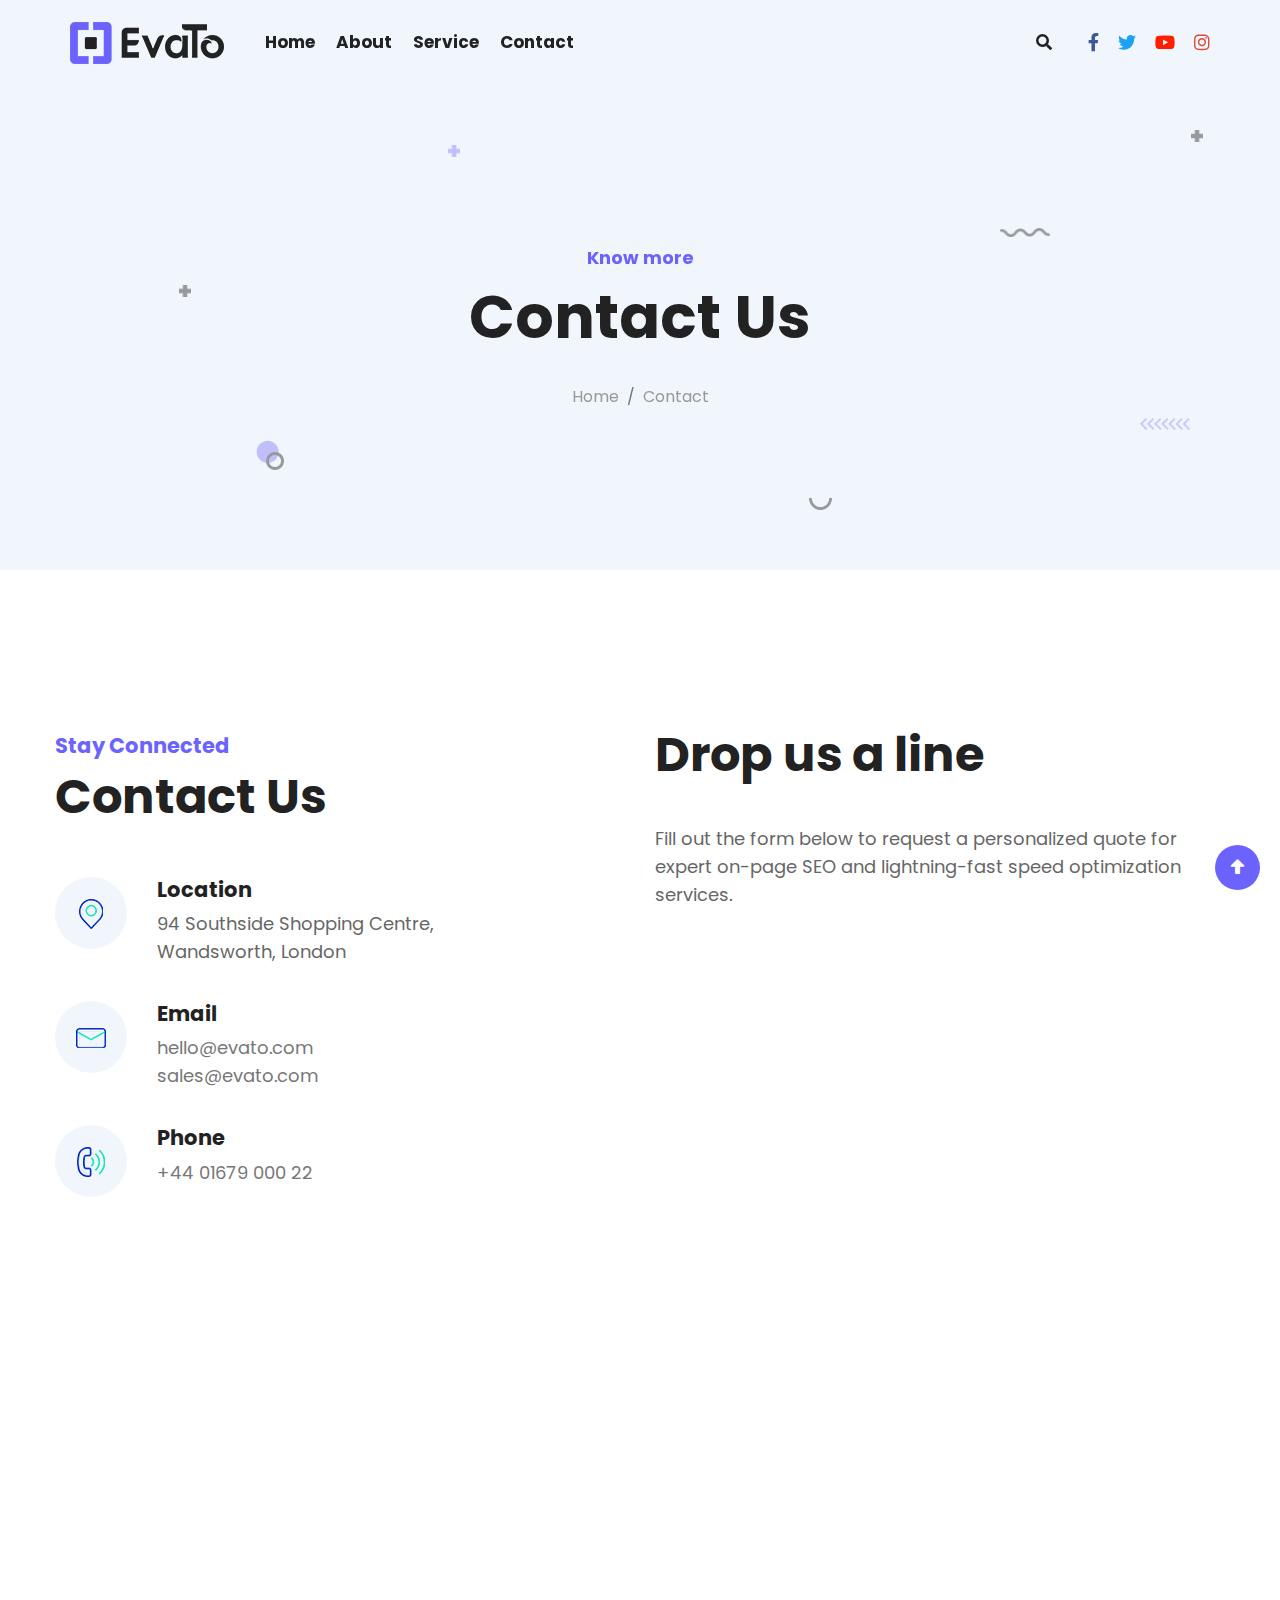
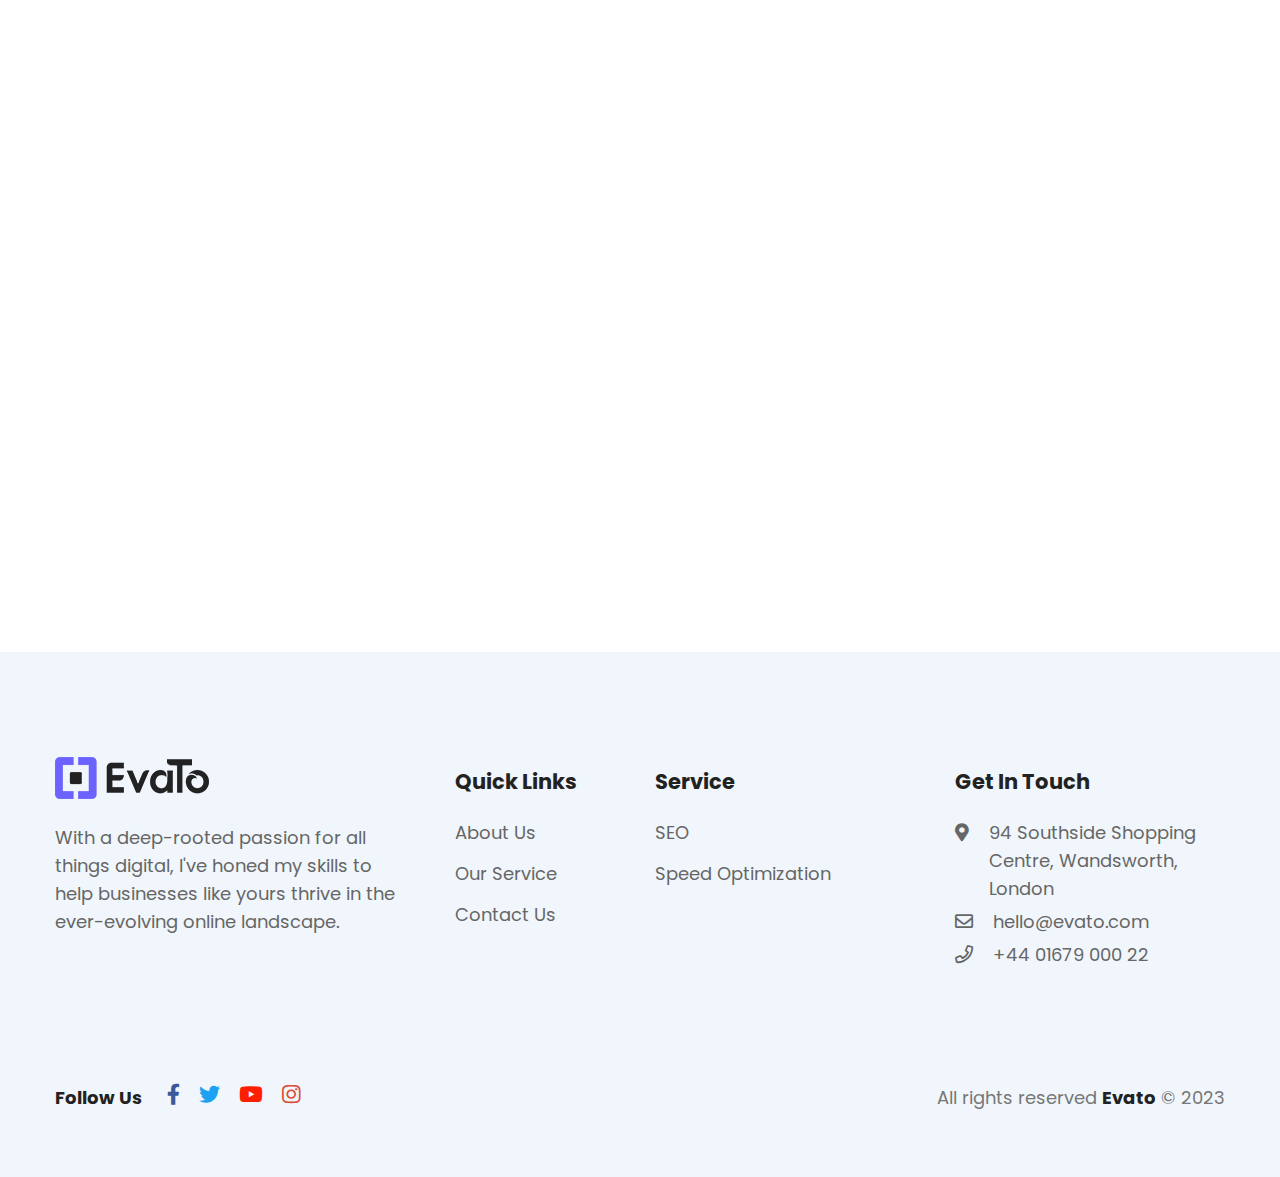
<file: contact-us.html>
<!doctype html>
<html class="no-js" lang="zxx">
<head>
    <meta charset="utf-8">
    <meta http-equiv="x-ua-compatible" content="ie=edge">
    <title>Evato | HTML Template</title>
    <meta name="description" content="">
    <meta name="viewport" content="width=device-width, initial-scale=1">
    <!-- Place favicon.ico in the root directory -->
    <link rel="shortcut icon" href="images/logo/favicon.png" type="image/x-icon">

    <!-- All css here -->
    <link rel="stylesheet" href="css/bootstrap.min.css">
    <link rel="stylesheet" href="css/fontawesome-all.min.css">
    <link rel="stylesheet" href="css/flaticon.css">
    <link rel="stylesheet" href="css/aos.css">
    <link rel="stylesheet" href="css/animate.css">
    <link rel="stylesheet" href="css/slick.css">
    <link rel="stylesheet" href="css/jquery.fancybox.min.css">
    <link rel="stylesheet" href="css/meanmenu.css">
    <link rel="stylesheet" href="css/all-animations.css">
    <link rel="stylesheet" href="css/default.css">
    <link rel="stylesheet" href="css/style.css">
    <link rel="stylesheet" href="css/responsive.css">
</head>
<body>    
    <!--  ====== preloader=============================================  -->
    <div id="preloader">
        <div id="loading">
            <div id="loading-center">
                <div id="loading-center-absolute">
                    <div class="object" id="object_one"></div>
                    <div class="object" id="object_two"></div>
                    <div class="object" id="object_three"></div>
                </div>
            </div>
        </div>
    </div>
 
    <!--  ====== header-area-start=======================================  -->
    <header>
        <div id="header-sticky" class="transparent-header header-area home4">
            <div class="header">
                <div class="container-wrapper pl-70 pr-70">
                    <div class="row align-items-center justify-content-between position-relative">
                        <div class="col-xl-2 col-lg-2 col-md-4 col-sm-4 col-6">
                            <div class="logo mr-10">
                                <a href="index.html" class="d-inline-block"><img src="images/logo/logo.png" alt="Evato"></a>
                            </div>
                        </div>
                        <div class="col-xl-5 col-lg-7 col-md-1 col-sm-1 col-1 pr-lg-0 d-none d-lg-flex justify-content-start position-static">
                            <div class="main-menu">
                                <nav id="mobile-menu">
                                    <ul class="d-block">
                                        <li><a href="index.html">Home</a></li>
                                        <li><a href="about-us.html">About</a></li>
                                        <li><a href="service.html">Service</a>
                                            <!-- <ul class="mega-menu mega-dropdown-menu white-bg ml-0">
                                                <li><a href="#">SEO</a></li>
                                                <li><a href="#">Speed Optimization</a></li>
                                            </ul> -->
                                        </li>
                                        <li><a href="contact-us.html">Contact</a></li>
                                     </ul>
                                </nav>
                            </div>
                        </div>
                        <div class="col-xl-5 col-lg-3 col-md-8 col-sm-8 col-4">
                            <div class="row header-right d-flex align-items-center justify-content-lg-between">
                                <div class="col-xl-8  col-lg-3  col-md-7  col-sm-0 col-0">
                                    <div class="header-right-left-content d-flex align-items-center justify-content-end">
                                        <div class="header-search position-relative d-none d-md-block d-lg-none d-lg-block" data-toggle="tooltip" data-selector="true" data-placement="bottom" title="Search">
                                            <span class="black-color d-inline-block"><span><i class="fas fa-search"></i></span></span>
                                        </div>
                                    </div>
                                </div>
                                <div class="col-xl-4  col-lg-9  col-md-5  col-sm-12 col-12 pl-0">
                                    <div class="header-right-right-content text-right d-flex align-items-center justify-content-end">
                                        <!-- <div class="mobile-menu"></div> -->
                                        <ul class="social-link d-none d-md-block">
                                            <li class="d-inline-block">
                                                <a class="facebook-color text-center pr-15 d-inline-block transition-3" href="https://www.facebook.com/" target="_blank"><i class="fab fa-facebook-f"></i></a>
                                            </li>
                                            <li class="d-inline-block">
                                                <a class="twitter-color text-center pr-15 d-inline-block transition-3" href="https://www.twitter.com/" target="_blank"><i class="fab fa-twitter"></i></a>
                                            </li>
                                            <li class="d-inline-block">
                                                <a class="youtube-color text-center pr-15 d-inline-block transition-3" href="https://www.youtube.com/" target="_blank"><i class="fab fa-youtube"></i></a>
                                            </li>
                                            <li class="d-inline-block">
                                                <a class="instagram-color text-center d-inline-block transition-3" href="https://www.instagram.com/" target="_blank"><i class="fab fa-instagram"></i></a>
                                            </li>
                                        </ul>
                                        <div class="d-block d-lg-none pl-3">
                                            <a class="mobile-menubar theme-color" href="javascript:void(0);"><i class="far fa-bars"></i></a>
                                        </div>
                                    </div>
                                </div>
                            </div>
                        </div>
                    </div>
                </div>
            </div>
        </div>
    </header>

    <div class="side-mobile-menu white-bg pt-10 pb-30 pl-35 pr-30 pb-100">
        <div class="d-fle justify-content-between w-100">
            <div class="close-icon d-inline-block float-right clear-both mt-15 mb-10">
                <a href="javascript:void(0);"><span class="icon-clear theme-color"><i class="fa fa-times"></i></span></a>
            </div>
        </div>

        <div class="side-menu-search header-search-content mt-100 pr-15">
            <form action="#" class="position-relative">
                <input class="w-100 rounded-0 pb-2" type="text" placeholder="Type Keyword...">
                <a class="position-absolute right-0 top-0 dark-black-color d-block" href="#"><i class="fas fa-search"></i></a>
            </form>
        </div>

        <div class="mobile-menu mt-10 w-100"></div>
        
        <ul class="social-link pt-50 clear-both">
            <li class="d-inline-block">
                <a class="facebook-color text-center pr-15 d-inline-block transition-3" href="https://www.facebook.com/" target="_blank"><i class="fab fa-facebook-f"></i></a>
            </li>
            <li class="d-inline-block">
                <a class="twitter-color text-center pr-15 d-inline-block transition-3" href="https://www.twitter.com/" target="_blank"><i class="fab fa-twitter"></i></a>
            </li>
            <li class="d-inline-block">
                <a class="google-plus-color text-center pr-15 d-inline-block transition-3" href="https://www.youtube.com/" target="_blank"><i class="fab fa-youtube"></i></a>
            </li>
            <li class="d-inline-block">
                <a class="linked-in-color text-center d-inline-block transition-3" href="https://www.instagram.com/" target="_blank"><i class="fab fa-instagram"></i></a>
            </li>
        </ul>

        <div class="mobile-phone-contact phone-contact mt-150 mb-25">
            <h6 class="f-700 mb-0">Call Us</h6>
            <a class="theme-color f-700" href="tell:+44 01679 000 22">+44 01679 000 22</a>
        </div>

    </div>
    <div class="body-overlay"></div>
    <div class="header-search-details text-center white-bg pt-55 pl-60 pr-60">
        <div class="close-icon float-right">
            <a href="javascript:void(0);" class="dark-black-color"><i class="fa fa-times"></i></a>
        </div>
        <div class="header-search-content container mt-100">
            <h3 class="f-700 pb-50">Search</h3>
            <form action="#" class="position-relative mt-200">
                <input class="w-100 rounded-0 pb-20" type="text" placeholder="Type Keyword...">
                <a class="position-absolute right-0 top-0 dark-black-color d-block" href="#"><i class="fas fa-search"></i></a>
            </form>
        </div>
    </div>
    <!--  header-area-end  -->

    <main>
        <!-- ======slider-area-start=========================================== -->
        <div class="slider-area position-relative primary-bg">
            <div id="scene" class="position-absolute w-100 h-100">
                <img data-depth="0.20" class="shape page-shape-1 d-none d-lg-inline-block s-shape" src="images/slider/page-shape/page-shape1.png" alt="#">
                <img data-depth="0.20" class="shape page-shape-2 d-none d-lg-inline-block s-shape" src="images/slider/page-shape/page-shape2.png" alt="#">
                <img data-depth="0.20" class="shape page-shape-3 d-none d-lg-inline-block" src="images/slider/page-shape/page-shape3.png" alt="#">
                <img data-depth="0.20" class="shape page-shape-4 d-none d-lg-inline-block" src="images/slider/page-shape/page-shape4.png" alt="#">
                <img data-depth="0.20" class="shape page-shape-5 d-none d-lg-inline-block bounce-animate2" src="images/slider/page-shape/page-shape5.png" alt="#">
                <img data-depth="0.20" class="shape page-shape-6 d-none d-lg-inline-block bounce-animate" src="images/slider/page-shape/page-shape6.png" alt="#">
                <img data-depth="0.20" class="shape page-shape-7 d-none d-lg-inline-block s-shape" src="images/slider/page-shape/page-shape1.png" alt="#">
            </div>
            
            <div class="single-page page-height d-flex align-items-center">
                <div class="container">
                    <div class="row">
                        <div class="col-xl-12  col-lg-12  col-md-12  col-sm-12 col-12  d-flex align-items-center justify-content-center">
                            <div class="page-title mt-110 text-center">
                                <span class="theme-color f-700">Know more</span>
                                <h1 class="text-capitalize f-700 mt-10 mb-20">Contact Us</h1>
                                <nav aria-label="breadcrumb">
                                    <ol class="breadcrumb justify-content-center bg-transparent">
                                        <li class="breadcrumb-item"><a class="secondary-color3" href="index.html">Home</a></li>
                                        <li class="breadcrumb-item active text-capitalize secondary-color3" aria-current="page">Contact</li>
                                    </ol>
                                </nav>
                            </div>
                        </div>
                    </div>
                </div>
            </div>
        </div>
        <!-- slider-area-end  -->

        <!-- ====== contact-area-start ==================================================== -->
        <div id="contact" class="contact-area mb-165 mt-155">
            <div class="contact-wrapper position-relative">
                <div class="container">
                    <div class="row">
                        <div class="col-xl-6 col-lg-5 col-md-12  col-sm-12 col-12">
                            <div class="contact-wrapper pb-20">
                                <div class="title text-md-center text-lg-left">
                                    <span class="theme-color f-700">Stay Connected</span>
                                    <h3 class="f-700">Contact Us</h3>
                                </div>
                                <ul class="contact-info-content d-md-flex justify-content-between d-lg-block mt-50">
                                    <li class="contact-location s-contact text-md-center text-lg-left mb-35 transition-3 d-lg-flex d-flex d-md-block">
                                        <div class="contact-icon d-inline-block text-center primary-bg mr-30">
                                            <span class="text-white d-inline-block">
                                               <img src="images/icon/placeholder-icon.png" alt="image">
                                            </span>
                                        </div>
                                        <div class="contact-text">
                                            <h4 class="f-700 mb-2">Location</h4>
                                            <p class="secondary-color mb-0">94 Southside Shopping Centre, <br> Wandsworth, London</p>
                                        </div>
                                    </li>
                                    <li class="contact-email s-contact text-md-center text-lg-left mb-35 transition-3 d-lg-flex d-flex d-md-block">
                                        <div class="contact-icon d-inline-block text-center primary-bg mr-30">
                                            <span class="text-white d-inline-block">
                                                <img src="images/icon/letter-icon.png" alt="image">
                                            </span>
                                        </div>
                                        <div class="contact-text">
                                            <h4 class="f-700 mb-2">Email</h4>
                                            <p class="mb-0">
                                                <a class="secondary-color2 primary-hover d-block" href="#">hello@evato.com</a>
                                                <a class="secondary-color2 primary-hover d-block" href="#">sales@evato.com</a>
                                            </p>
                                        </div>
                                    </li>
                                    <li class="contact-phone s-contact text-md-center text-lg-left mb-40 transition-3 d-lg-flex d-flex d-md-block">
                                        <div class="contact-icon d-inline-block text-center primary-bg mr-30">
                                            <span class="text-white d-inline-block">
                                                <img src="images/icon/call-icon.png" alt="image">
                                            </span>
                                        </div>
                                        <div class="contact-text">
                                            <h4 class="f-700 mb-2">Phone</h4>
                                            <p class="mb-0">
                                                <a class="secondary-color2 primary-hover d-block" href="#">+44 01679 000 22</a>
                                            </p>
                                        </div>
                                    </li>
                                </ul>
                            </div>
                        </div>
                        <div class="col-xl-6 col-lg-7 col-md-12  col-sm-12 col-12">
                            <div class="contact-wrapper">
                                <div class="contact-form">
                                    <div class="title px-md-5 px-lg-0 text-md-center text-lg-left">
                                        <h3 class="f-700 mb-40">Drop us a line</h3>
                                        <p class="mb-20">Fill out the form below to request a personalized quote for expert on-page SEO and lightning-fast speed optimization services.</p>
                                    </div>
                                    <form action="https://ethemestudio.com/demo/evalo/evalo-html-template/php/mail" method="POST" id="contact-form">
                                        <div class="contact-info text-md-center text-lg-left pt-20">
                                            <div class="row">
                                                <div class="col-xl-12 col-lg-12 col-md-12 col-sm-12 col-12 mb-15" data-aos="fade-up" data-aos-anchor-placement="top-bottom" data-aos-duration="2000">
                                                    <input class="name w-100 theme-border pl-20 pt-15 pb-15 pr-10 form-color border-radius5 primary-font-family" type="text" name="inputName" id="inputName" placeholder="Your Name *" required>
                                                </div>
                                                <div class="col-xl-12 col-lg-12 col-md-12 col-sm-12 col-12 mb-15" data-aos="fade-up" data-aos-anchor-placement="top-bottom" data-aos-duration="2500">
                                                    <input class="email w-100 theme-border pl-20 pt-15 pb-15 pr-10 form-color border-radius5 primary-font-family" type="email" name="inputEmail" id="inputEmail" placeholder="Your Email *" required>
                                                </div>
                                                <div class="col-xl-12 col-lg-12 col-md-12 col-sm-12 col-12 mb-15" data-aos="fade-up" data-aos-anchor-placement="top-bottom" data-aos-duration="2000">
                                                    <input class="phone w-100 theme-border pl-20 pt-15 pb-15 pr-10" type="text" name="inputPhone" id="inputPhone" placeholder="Your Phone" required>
                                                </div>
                                            </div>
                                            <div class="row ">
                                                <div class="col-xl-12 col-lg-12 col-md-12 col-sm-12 col-12 mb-15" data-aos="fade-up" data-aos-anchor-placement="top-bottom" data-aos-duration="2000">
                                                    <textarea class="massage w-100 primary-border pl-20 pt-20" name="inputMessage" id="inputMessage" placeholder="Your query *" required></textarea>
                                                </div>
                                            </div>
                                            <div class="my-btn mt-40">
                                                <button class="btn theme-bg text-uppercase f-18 f-700" type="submit" name="submit" data-aos="fade-up" data-aos-anchor-placement="top-bottom" data-aos-duration="2500">Submit</button>
                                            </div>
                                        </div>
                                    </form>
                                    <p class="form-message mt-20"></p>
                                </div>
                            </div>
                        </div>
                    </div>
                    <div class="row over-hidden">
                        <div class="col-xl-12  col-lg-12  col-md-12  col-sm-12 col-12" data-aos="fade-up" data-aos-anchor-placement="top-bottom" data-aos-duration="2000" data-aos-delay="500">
                            <iframe src="https://www.google.com/maps/embed?pb=!1m18!1m12!1m3!1d317716.6064758301!2d-0.4312462183338612!3d51.52860700974391!2m3!1f0!2f0!3f0!3m2!1i1024!2i768!4f13.1!3m3!1m2!1s0x47d8a00baf21de75%3A0x52963a5addd52a99!2sLondon%2C%20UK!5e0!3m2!1sen!2sin!4v1699108666403!5m2!1sen!2sin" width="100%" height="450" style="border:0;" allowfullscreen="" loading="lazy" referrerpolicy="no-referrer-when-downgrade" class="mt-120"></iframe>
                        </div>
                    </div>
                </div>
            </div>
        </div>
        <!-- contact-area-end  -->
    </main>

        <!-- ====== footer-area-start ============================================ -->
    <footer> 
        <div class="footer-area primary-bg home4 pt-90">
            <div class="footer-top pb-55">
                <div class="container">
                    <div class="row">
                        <div class="col-xl-4 col-lg-4  col-md-12  col-sm-12 col-12">
                            <div class="footer-widget f-subscriber-area pb-30 mt-15 pr-30">
                                <div class="f-logo">
                                    <img src="images/logo/logo.png" alt="evalo">
                                </div>
                                <div class="footer-subscribe mt-25">
                                    <p>With a deep-rooted passion for all things digital, I've honed my skills to help businesses like yours thrive in the ever-evolving online landscape.</p>
                                </div>
                            </div>
                        </div>
                        <div class="col-xl-2  col-lg-2  col-md-3  col-sm-6 col-12">
                            <div class="footer-widget f-info pb-30 ml-40 pr-20 mt-25">
                                <h6 class="text-capitalize f-700 mb-22">Quick Links</h6>
                                <ul class="footer-info">
                                    <li>
                                        <a href="about-us.html" class="position-relative d-inline-block mb-2">About Us</a>
                                    </li>
                                    <li>
                                        <a href="service.html" class="position-relative d-inline-block mb-2">Our Service</a>
                                    </li>
                                    <li>
                                        <a href="contact-us.html" class="position-relative d-inline-block mb-2">Contact Us</a>
                                    </li>
                                </ul>
                            </div>
                        </div>
                        <div class="col-xl-3 col-lg-2  col-md-3  col-sm-6 col-12">
                            <div class="footer-widget f-info pb-30 ml-40 pr-20 mt-25">
                                <h6 class="text-capitalize f-700 mb-22">Service</h6>
                                <ul class="footer-info">
                                    <li>
                                        <a href="#" class="position-relative d-inline-block mb-2">SEO</a>
                                    </li>
                                    <li>
                                        <a href="#" class="position-relative d-inline-block mb-2">Speed Optimization</a>
                                    </li>
                                </ul>
                            </div>
                        </div>
                        <div class="col-xl-3  col-lg-4  col-md-6  col-sm-12 col-12 pr-xl-0">
                            <div class="footer-widget f-adress pb-40 mt-25">
                                <h6 class="text-capitalize f-700 mb-22">Get in Touch</h6>
                                <ul class="footer-address">
                                    <li class="d-flex align-items-start mb-10">
                                        <span class="f-icon mr-20"><i class="fas fa-map-marker-alt"></i></span> 
                                        <div class="">94 Southside Shopping Centre, Wandsworth, London<br>
                                        </div>  
                                    </li>
                                    <li class="mb-12">
                                        <span class="f-icon mr-20"><i class="far fa-envelope"></i></span>hello@evato.com
                                    </li>
                                    <li>
                                        <span class="f-icon mr-20"><i class="far fa-phone"></i></span>+44 01679 000 22
                                    </li>
                                </ul>
                            </div>
                        </div>
                    </div>
                </div>
            </div>
            <div class="footer-bottom">
                <div class="container">
                    <div class="copyright-area pb-60">
                        <div class="row align-items-center justify-content-between">
                            <div class="col-xl-6 col-lg-6  col-md-6 col-sm-12 col-12 mt-10 d-flex align-items-center">
                                <h3 class="f-700 d-inline-block pr-25 mb-0">Follow Us</h3>
                                <ul class="social-link">
                                    <li class="d-inline-block">
                                        <a class="facebook-color text-center pr-15 d-inline-block transition-3" href="https://www.facebook.com/" target="_blank"><i class="fab fa-facebook-f"></i></a>
                                    </li>
                                    <li class="d-inline-block">
                                        <a class="twitter-color text-center pr-15 d-inline-block transition-3" href="https://www.twitter.com/" target="_blank"><i class="fab fa-twitter"></i></a>
                                    </li>
                                    <li class="d-inline-block">
                                        <a class="youtube-color text-center pr-15 d-inline-block transition-3" href="https://www.youtube.com/" target="_blank"><i class="fab fa-youtube"></i></a>
                                    </li>
                                    <li class="d-inline-block">
                                        <a class="instagram-color text-center d-inline-block transition-3" href="https://www.instagram.com/" target="_blank"><i class="fab fa-instagram"></i></a>
                                    </li>
                                </ul>
                            </div>
                            <div class="col-xl-6 col-lg-6 col-md-6  col-sm-12 col-12 mt-10">
                                <div class="copyright-text text-lg-right">
                                    <p class="mb-0 secondary-color2">All rights reserved 
                                        <a href="index.html" class="c-theme f-700 black-color">Evato</a> © 2023
                                    </p>
                                </div>
                            </div>
                        </div>
                    </div>
                </div>
            </div>
        </div>
    </footer>

    <!-- back top -->
    <div id="scroll" class="scroll-up position-relative z-index11">
        <div class="top text-center"><span class="white-color theme-bg"><i class="fa fa-arrow-alt-up"></i></span></div>
    </div>

    <!-- All js here -->
    <script src="js/vendor/modernizr-3.5.0.min.js"></script>
    <script src="js/vendor/jquery-1.12.4.min.js"></script>
    <script src="js/popper.min.js"></script>
    <script src="js/bootstrap.min.js"></script>
    <script src="js/parallax.js"></script>
    <script src="js/aos.js"></script>
    <script src="js/image-loaded.min.js"></script>
    <script src="js/isotope.pkgd.min.js"></script>
    <script src="js/jquery.fancybox.min.js"></script>
    <script src="js/waypoint.js"></script>
    <script src="js/counterup-min.js"></script>
    <script src="js/slick.min.js"></script>
    <script src="js/tilt.jquery.min.js"></script>
    <script src="js/plugins.js"></script>
    <script src="js/jquery.meanmenu.min.js"></script>
    <script src="js/main.js"></script>
</body>
</html>
</file>
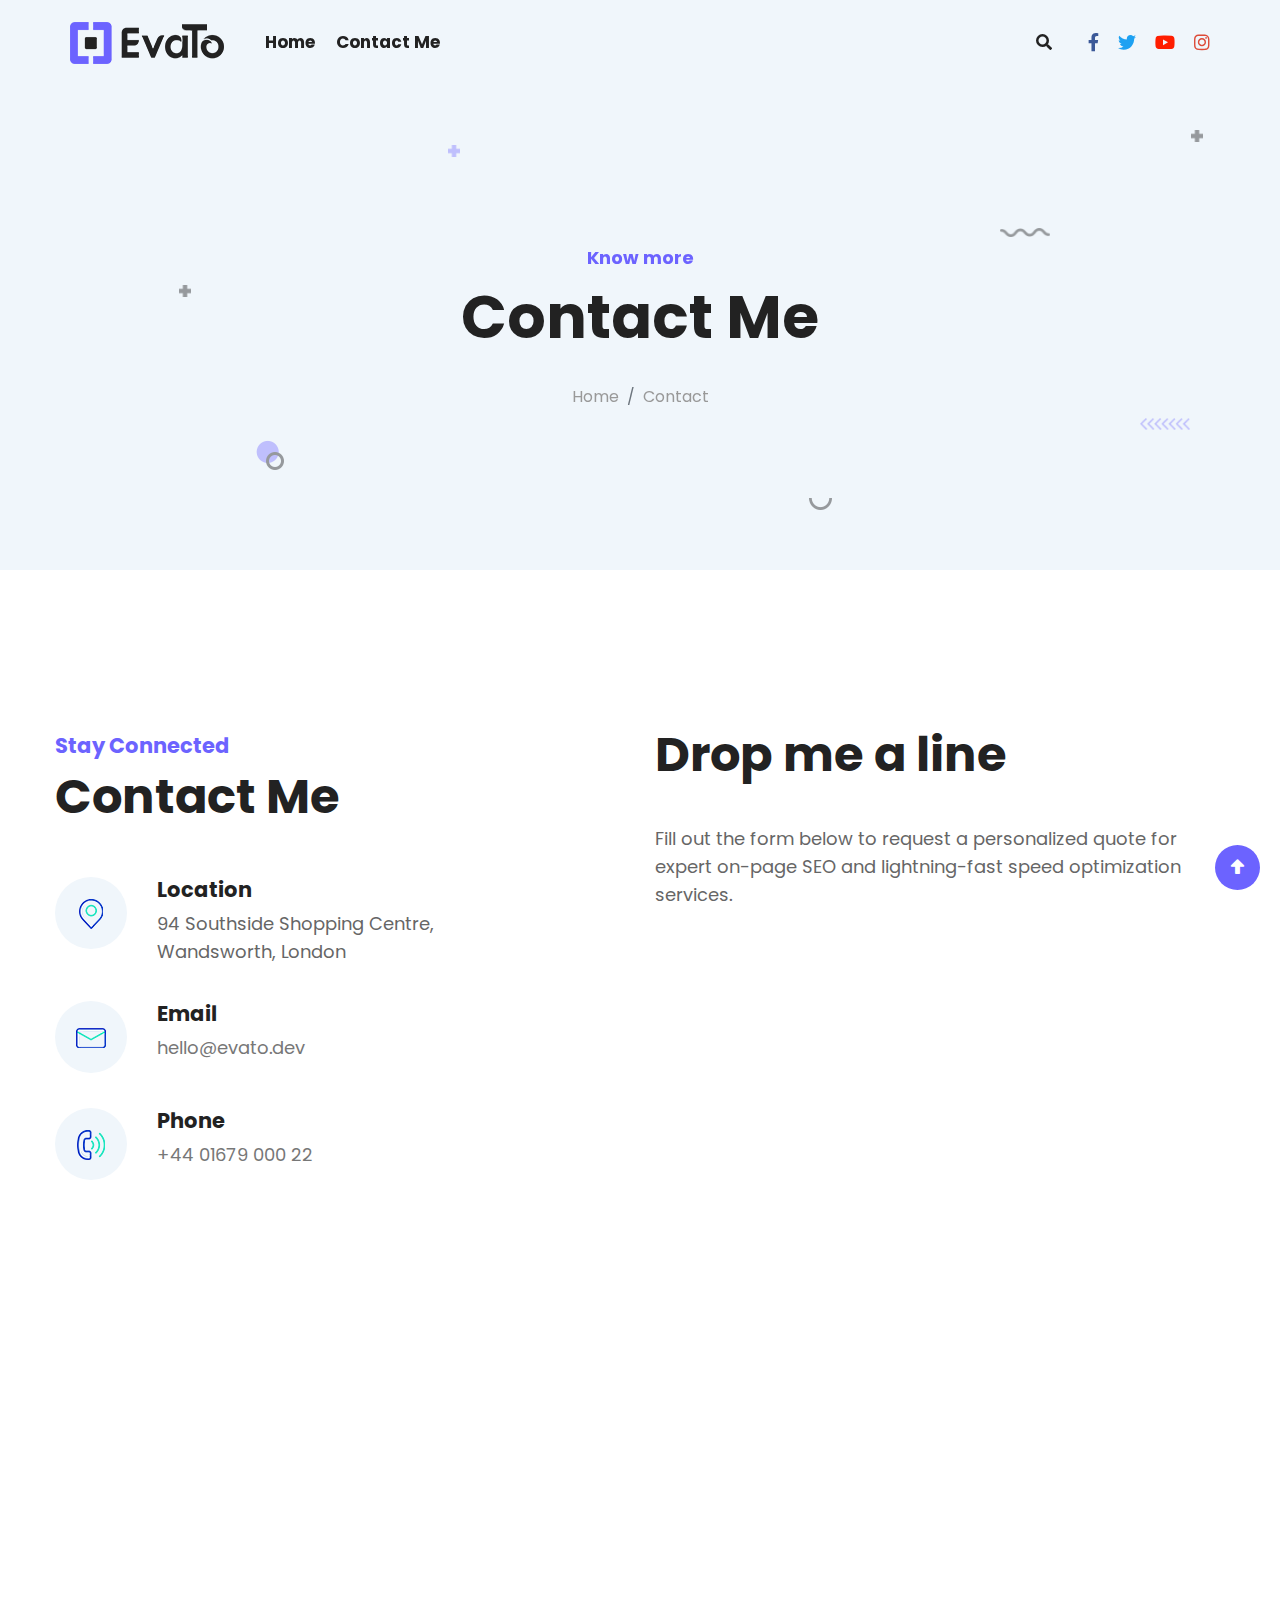
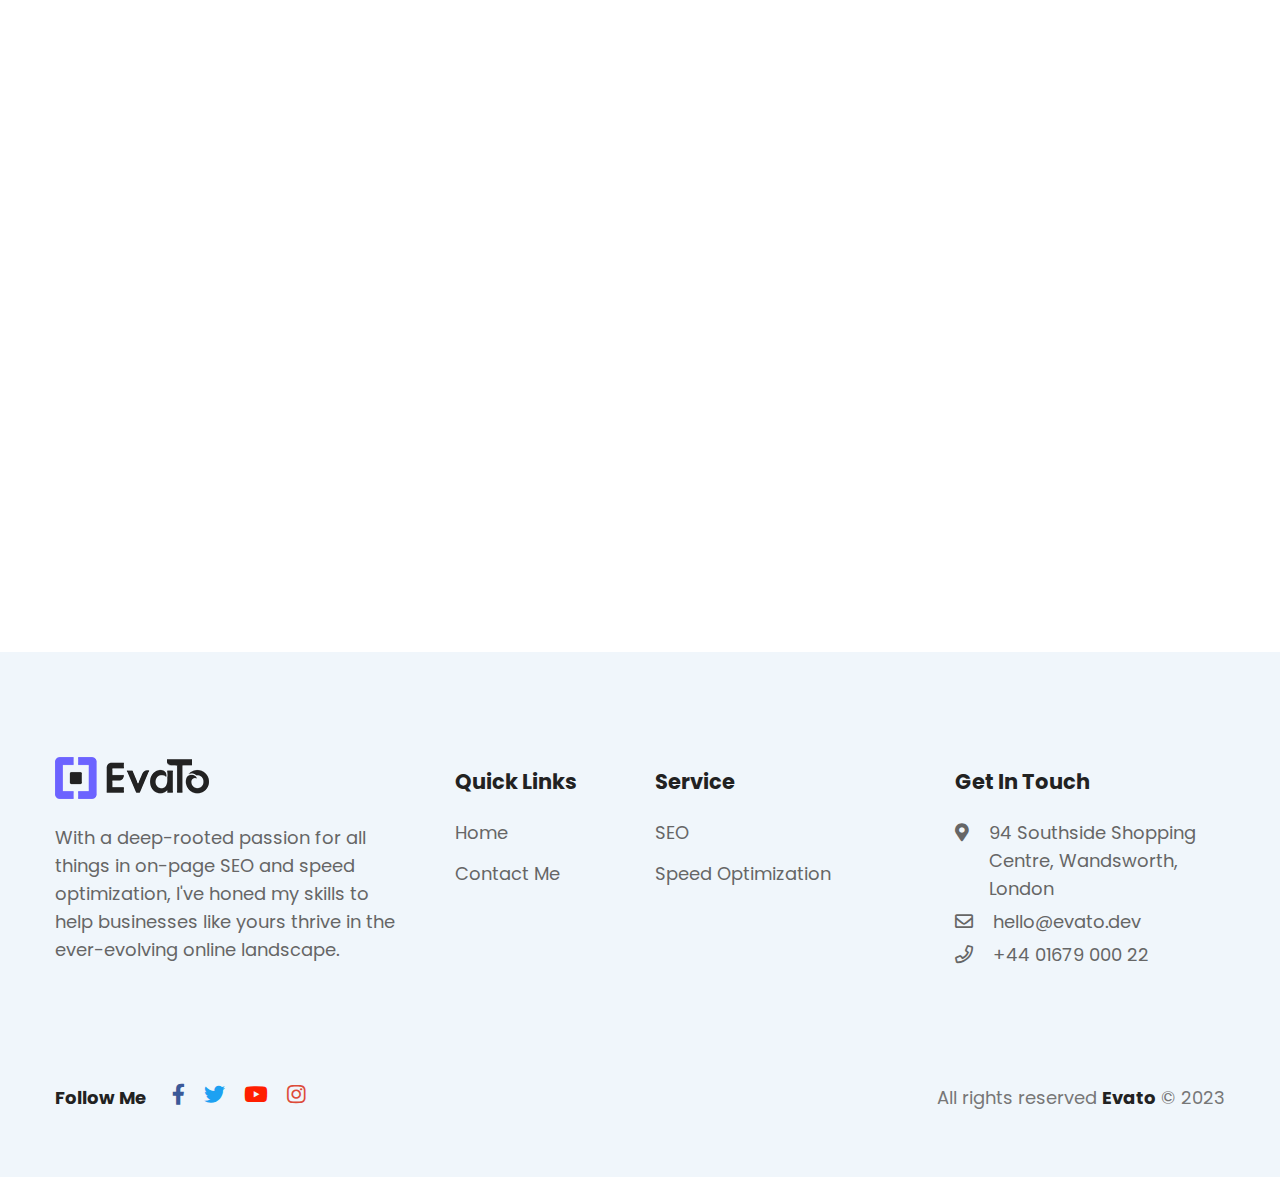
<file: contact.html>
<!doctype html>
<html class="no-js" lang="zxx">
<head>
    <meta charset="utf-8">
    <meta http-equiv="x-ua-compatible" content="ie=edge">
    <title>Evato | HTML Template</title>
    <meta name="description" content="">
    <meta name="viewport" content="width=device-width, initial-scale=1">
    <!-- Place favicon.ico in the root directory -->
    <link rel="shortcut icon" href="images/logo/favicon.png" type="image/x-icon">

    <!-- All css here -->
    <link rel="stylesheet" href="css/bootstrap.min.css">
    <link rel="stylesheet" href="css/fontawesome-all.min.css">
    <link rel="stylesheet" href="css/flaticon.css">
    <link rel="stylesheet" href="css/aos.css">
    <link rel="stylesheet" href="css/animate.css">
    <link rel="stylesheet" href="css/slick.css">
    <link rel="stylesheet" href="css/jquery.fancybox.min.css">
    <link rel="stylesheet" href="css/meanmenu.css">
    <link rel="stylesheet" href="css/all-animations.css">
    <link rel="stylesheet" href="css/default.css">
    <link rel="stylesheet" href="css/style.css">
    <link rel="stylesheet" href="css/responsive.css">
</head>
<body>    
    <!--  ====== preloader=============================================  -->
    <div id="preloader">
        <div id="loading">
            <div id="loading-center">
                <div id="loading-center-absolute">
                    <div class="object" id="object_one"></div>
                    <div class="object" id="object_two"></div>
                    <div class="object" id="object_three"></div>
                </div>
            </div>
        </div>
    </div>
 
    <!--  ====== header-area-start=======================================  -->
    <header>
        <div id="header-sticky" class="transparent-header header-area home4">
            <div class="header">
                <div class="container-wrapper pl-70 pr-70">
                    <div class="row align-items-center justify-content-between position-relative">
                        <div class="col-xl-2 col-lg-2 col-md-4 col-sm-4 col-6">
                            <div class="logo mr-10">
                                <a href="index.html" class="d-inline-block"><img src="images/logo/logo.png" alt="Evato"></a>
                            </div>
                        </div>
                        <div class="col-xl-5 col-lg-7 col-md-1 col-sm-1 col-1 pr-lg-0 d-none d-lg-flex justify-content-start position-static">
                            <div class="main-menu">
                                <nav id="mobile-menu">
                                    <ul class="d-block">
                                        <li><a href="index.html">Home</a></li>                                        
                                        <li><a href="contact.html">Contact Me</a></li>
                                     </ul>
                                </nav>
                            </div>
                        </div>
                        <div class="col-xl-5 col-lg-3 col-md-8 col-sm-8 col-4">
                            <div class="row header-right d-flex align-items-center justify-content-lg-between">
                                <div class="col-xl-8  col-lg-3  col-md-7  col-sm-0 col-0">
                                    <div class="header-right-left-content d-flex align-items-center justify-content-end">
                                        <div class="header-search position-relative d-none d-md-block d-lg-none d-lg-block" data-toggle="tooltip" data-selector="true" data-placement="bottom" title="Search">
                                            <span class="black-color d-inline-block"><span><i class="fas fa-search"></i></span></span>
                                        </div>
                                    </div>
                                </div>
                                <div class="col-xl-4  col-lg-9  col-md-5  col-sm-12 col-12 pl-0">
                                    <div class="header-right-right-content text-right d-flex align-items-center justify-content-end">
                                        <!-- <div class="mobile-menu"></div> -->
                                        <ul class="social-link d-none d-md-block">
                                            <li class="d-inline-block">
                                                <a class="facebook-color text-center pr-15 d-inline-block transition-3" href="https://www.facebook.com/" target="_blank"><i class="fab fa-facebook-f"></i></a>
                                            </li>
                                            <li class="d-inline-block">
                                                <a class="twitter-color text-center pr-15 d-inline-block transition-3" href="https://www.twitter.com/" target="_blank"><i class="fab fa-twitter"></i></a>
                                            </li>
                                            <li class="d-inline-block">
                                                <a class="youtube-color text-center pr-15 d-inline-block transition-3" href="https://www.youtube.com/" target="_blank"><i class="fab fa-youtube"></i></a>
                                            </li>
                                            <li class="d-inline-block">
                                                <a class="instagram-color text-center d-inline-block transition-3" href="https://www.instagram.com/" target="_blank"><i class="fab fa-instagram"></i></a>
                                            </li>
                                        </ul>
                                        <div class="d-block d-lg-none pl-3">
                                            <a class="mobile-menubar theme-color" href="javascript:void(0);"><i class="far fa-bars"></i></a>
                                        </div>
                                    </div>
                                </div>
                            </div>
                        </div>
                    </div>
                </div>
            </div>
        </div>
    </header>

    <div class="side-mobile-menu white-bg pt-10 pb-30 pl-35 pr-30 pb-100">
        <div class="d-fle justify-content-between w-100">
            <div class="close-icon d-inline-block float-right clear-both mt-15 mb-10">
                <a href="javascript:void(0);"><span class="icon-clear theme-color"><i class="fa fa-times"></i></span></a>
            </div>
        </div>

        <div class="side-menu-search header-search-content mt-100 pr-15">
            <form action="#" class="position-relative">
                <input class="w-100 rounded-0 pb-2" type="text" placeholder="Type Keyword...">
                <a class="position-absolute right-0 top-0 dark-black-color d-block" href="#"><i class="fas fa-search"></i></a>
            </form>
        </div>

        <div class="mobile-menu mt-10 w-100"></div>
        
        <ul class="social-link pt-50 clear-both">
            <li class="d-inline-block">
                <a class="facebook-color text-center pr-15 d-inline-block transition-3" href="https://www.facebook.com/" target="_blank"><i class="fab fa-facebook-f"></i></a>
            </li>
            <li class="d-inline-block">
                <a class="twitter-color text-center pr-15 d-inline-block transition-3" href="https://www.twitter.com/" target="_blank"><i class="fab fa-twitter"></i></a>
            </li>
            <li class="d-inline-block">
                <a class="google-plus-color text-center pr-15 d-inline-block transition-3" href="https://www.youtube.com/" target="_blank"><i class="fab fa-youtube"></i></a>
            </li>
            <li class="d-inline-block">
                <a class="linked-in-color text-center d-inline-block transition-3" href="https://www.instagram.com/" target="_blank"><i class="fab fa-instagram"></i></a>
            </li>
        </ul>

        <div class="mobile-phone-contact phone-contact mt-150 mb-25">
            <h6 class="f-700 mb-0">Call Me</h6>
            <a class="theme-color f-700" href="tell:+44 01679 000 22">+44 01679 000 22</a>
        </div>

    </div>
    <div class="body-overlay"></div>
    <div class="header-search-details text-center white-bg pt-55 pl-60 pr-60">
        <div class="close-icon float-right">
            <a href="javascript:void(0);" class="dark-black-color"><i class="fa fa-times"></i></a>
        </div>
        <div class="header-search-content container mt-100">
            <h3 class="f-700 pb-50">Search</h3>
            <form action="#" class="position-relative mt-200">
                <input class="w-100 rounded-0 pb-20" type="text" placeholder="Type Keyword...">
                <a class="position-absolute right-0 top-0 dark-black-color d-block" href="#"><i class="fas fa-search"></i></a>
            </form>
        </div>
    </div>
    <!--  header-area-end  -->

    <main>
        <!-- ======slider-area-start=========================================== -->
        <div class="slider-area position-relative primary-bg">
            <div id="scene" class="position-absolute w-100 h-100">
                <img data-depth="0.20" class="shape page-shape-1 d-none d-lg-inline-block s-shape" src="images/slider/page-shape/page-shape1.png" alt="#">
                <img data-depth="0.20" class="shape page-shape-2 d-none d-lg-inline-block s-shape" src="images/slider/page-shape/page-shape2.png" alt="#">
                <img data-depth="0.20" class="shape page-shape-3 d-none d-lg-inline-block" src="images/slider/page-shape/page-shape3.png" alt="#">
                <img data-depth="0.20" class="shape page-shape-4 d-none d-lg-inline-block" src="images/slider/page-shape/page-shape4.png" alt="#">
                <img data-depth="0.20" class="shape page-shape-5 d-none d-lg-inline-block bounce-animate2" src="images/slider/page-shape/page-shape5.png" alt="#">
                <img data-depth="0.20" class="shape page-shape-6 d-none d-lg-inline-block bounce-animate" src="images/slider/page-shape/page-shape6.png" alt="#">
                <img data-depth="0.20" class="shape page-shape-7 d-none d-lg-inline-block s-shape" src="images/slider/page-shape/page-shape1.png" alt="#">
            </div>
            
            <div class="single-page page-height d-flex align-items-center">
                <div class="container">
                    <div class="row">
                        <div class="col-xl-12  col-lg-12  col-md-12  col-sm-12 col-12  d-flex align-items-center justify-content-center">
                            <div class="page-title mt-110 text-center">
                                <span class="theme-color f-700">Know more</span>
                                <h1 class="text-capitalize f-700 mt-10 mb-20">Contact Me</h1>
                                <nav aria-label="breadcrumb">
                                    <ol class="breadcrumb justify-content-center bg-transparent">
                                        <li class="breadcrumb-item"><a class="secondary-color3" href="index.html">Home</a></li>
                                        <li class="breadcrumb-item active text-capitalize secondary-color3" aria-current="page">Contact</li>
                                    </ol>
                                </nav>
                            </div>
                        </div>
                    </div>
                </div>
            </div>
        </div>
        <!-- slider-area-end  -->

        <!-- ====== contact-area-start ==================================================== -->
        <div id="contact" class="contact-area mb-165 mt-155">
            <div class="contact-wrapper position-relative">
                <div class="container">
                    <div class="row">
                        <div class="col-xl-6 col-lg-5 col-md-12  col-sm-12 col-12">
                            <div class="contact-wrapper pb-20">
                                <div class="title text-md-center text-lg-left">
                                    <span class="theme-color f-700">Stay Connected</span>
                                    <h3 class="f-700">Contact Me</h3>
                                </div>
                                <ul class="contact-info-content d-md-flex justify-content-between d-lg-block mt-50">
                                    <li class="contact-location s-contact text-md-center text-lg-left mb-35 transition-3 d-lg-flex d-flex d-md-block">
                                        <div class="contact-icon d-inline-block text-center primary-bg mr-30">
                                            <span class="text-white d-inline-block">
                                               <img src="images/icon/placeholder-icon.png" alt="image">
                                            </span>
                                        </div>
                                        <div class="contact-text">
                                            <h4 class="f-700 mb-2">Location</h4>
                                            <p class="secondary-color mb-0">94 Southside Shopping Centre, <br> Wandsworth, London</p>
                                        </div>
                                    </li>
                                    <li class="contact-email s-contact text-md-center text-lg-left mb-35 transition-3 d-lg-flex d-flex d-md-block">
                                        <div class="contact-icon d-inline-block text-center primary-bg mr-30">
                                            <span class="text-white d-inline-block">
                                                <img src="images/icon/letter-icon.png" alt="image">
                                            </span>
                                        </div>
                                        <div class="contact-text">
                                            <h4 class="f-700 mb-2">Email</h4>
                                            <p class="mb-0">
                                                <a class="secondary-color2 primary-hover d-block" href="#">hello@evato.dev</a>
                                            </p>
                                        </div>
                                    </li>
                                    <li class="contact-phone s-contact text-md-center text-lg-left mb-40 transition-3 d-lg-flex d-flex d-md-block">
                                        <div class="contact-icon d-inline-block text-center primary-bg mr-30">
                                            <span class="text-white d-inline-block">
                                                <img src="images/icon/call-icon.png" alt="image">
                                            </span>
                                        </div>
                                        <div class="contact-text">
                                            <h4 class="f-700 mb-2">Phone</h4>
                                            <p class="mb-0">
                                                <a class="secondary-color2 primary-hover d-block" href="#">+44 01679 000 22</a>
                                            </p>
                                        </div>
                                    </li>
                                </ul>
                            </div>
                        </div>
                        <div class="col-xl-6 col-lg-7 col-md-12  col-sm-12 col-12">
                            <div class="contact-wrapper">
                                <div class="contact-form">
                                    <div class="title px-md-5 px-lg-0 text-md-center text-lg-left">
                                        <h3 class="f-700 mb-40">Drop me a line</h3>
                                        <p class="mb-20">Fill out the form below to request a personalized quote for expert on-page SEO and lightning-fast speed optimization services.</p>
                                    </div>
                                    <form action="https://ethemestudio.com/demo/evalo/evalo-html-template/php/mail" method="POST" id="contact-form">
                                        <div class="contact-info text-md-center text-lg-left pt-20">
                                            <div class="row">
                                                <div class="col-xl-12 col-lg-12 col-md-12 col-sm-12 col-12 mb-15" data-aos="fade-up" data-aos-anchor-placement="top-bottom" data-aos-duration="2000">
                                                    <input class="name w-100 theme-border pl-20 pt-15 pb-15 pr-10 form-color border-radius5 primary-font-family" type="text" name="inputName" id="inputName" placeholder="Your Name *" required>
                                                </div>
                                                <div class="col-xl-12 col-lg-12 col-md-12 col-sm-12 col-12 mb-15" data-aos="fade-up" data-aos-anchor-placement="top-bottom" data-aos-duration="2500">
                                                    <input class="email w-100 theme-border pl-20 pt-15 pb-15 pr-10 form-color border-radius5 primary-font-family" type="email" name="inputEmail" id="inputEmail" placeholder="Your Email *" required>
                                                </div>
                                                <div class="col-xl-12 col-lg-12 col-md-12 col-sm-12 col-12 mb-15" data-aos="fade-up" data-aos-anchor-placement="top-bottom" data-aos-duration="2000">
                                                    <input class="phone w-100 theme-border pl-20 pt-15 pb-15 pr-10" type="text" name="inputPhone" id="inputPhone" placeholder="Your Phone" required>
                                                </div>
                                            </div>
                                            <div class="row ">
                                                <div class="col-xl-12 col-lg-12 col-md-12 col-sm-12 col-12 mb-15" data-aos="fade-up" data-aos-anchor-placement="top-bottom" data-aos-duration="2000">
                                                    <textarea class="massage w-100 primary-border pl-20 pt-20" name="inputMessage" id="inputMessage" placeholder="Your query *" required></textarea>
                                                </div>
                                            </div>
                                            <div class="my-btn mt-40">
                                                <button class="btn theme-bg text-uppercase f-18 f-700" type="submit" name="submit" data-aos="fade-up" data-aos-anchor-placement="top-bottom" data-aos-duration="2500">Submit</button>
                                            </div>
                                        </div>
                                    </form>
                                    <p class="form-message mt-20"></p>
                                </div>
                            </div>
                        </div>
                    </div>
                    <div class="row over-hidden">
                        <div class="col-xl-12  col-lg-12  col-md-12  col-sm-12 col-12" data-aos="fade-up" data-aos-anchor-placement="top-bottom" data-aos-duration="2000" data-aos-delay="500">
                            <iframe src="https://www.google.com/maps/embed?pb=!1m18!1m12!1m3!1d317716.6064758301!2d-0.4312462183338612!3d51.52860700974391!2m3!1f0!2f0!3f0!3m2!1i1024!2i768!4f13.1!3m3!1m2!1s0x47d8a00baf21de75%3A0x52963a5addd52a99!2sLondon%2C%20UK!5e0!3m2!1sen!2sin!4v1699108666403!5m2!1sen!2sin" width="100%" height="450" style="border:0;" allowfullscreen="" loading="lazy" referrerpolicy="no-referrer-when-downgrade" class="mt-120"></iframe>
                        </div>
                    </div>
                </div>
            </div>
        </div>
        <!-- contact-area-end  -->
    </main>

        <!-- ====== footer-area-start ============================================ -->
    <footer> 
        <div class="footer-area primary-bg home4 pt-90">
            <div class="footer-top pb-55">
                <div class="container">
                    <div class="row">
                        <div class="col-xl-4 col-lg-4  col-md-12  col-sm-12 col-12">
                            <div class="footer-widget f-subscriber-area pb-30 mt-15 pr-30">
                                <div class="f-logo">
                                    <img src="images/logo/logo.png" alt="evalo">
                                </div>
                                <div class="footer-subscribe mt-25">
                                    <p>With a deep-rooted passion for all things in on-page SEO and speed optimization, I've honed my skills to help businesses like yours thrive in the ever-evolving online landscape.</p>
                                </div>
                            </div>
                        </div>
                        <div class="col-xl-2  col-lg-2  col-md-3  col-sm-6 col-12">
                            <div class="footer-widget f-info pb-30 ml-40 pr-20 mt-25">
                                <h6 class="text-capitalize f-700 mb-22">Quick Links</h6>
                                <ul class="footer-info">
                                    <li>
                                        <a href="index.html" class="position-relative d-inline-block mb-2">Home</a>
                                    </li>                                    
                                    <li>
                                        <a href="contact.html" class="position-relative d-inline-block mb-2">Contact Me</a>
                                    </li>
                                </ul>
                            </div>
                        </div>
                        <div class="col-xl-3 col-lg-2  col-md-3  col-sm-6 col-12">
                            <div class="footer-widget f-info pb-30 ml-40 pr-20 mt-25">
                                <h6 class="text-capitalize f-700 mb-22">Service</h6>
                                <ul class="footer-info">
                                    <li>
                                        <a href="#" class="position-relative d-inline-block mb-2">SEO</a>
                                    </li>
                                    <li>
                                        <a href="#" class="position-relative d-inline-block mb-2">Speed Optimization</a>
                                    </li>
                                </ul>
                            </div>
                        </div>
                        <div class="col-xl-3  col-lg-4  col-md-6  col-sm-12 col-12 pr-xl-0">
                            <div class="footer-widget f-adress pb-40 mt-25">
                                <h6 class="text-capitalize f-700 mb-22">Get in Touch</h6>
                                <ul class="footer-address">
                                    <li class="d-flex align-items-start mb-10">
                                        <span class="f-icon mr-20"><i class="fas fa-map-marker-alt"></i></span> 
                                        <div class="">94 Southside Shopping Centre, Wandsworth, London<br>
                                        </div>  
                                    </li>
                                    <li class="mb-12">
                                        <span class="f-icon mr-20"><i class="far fa-envelope"></i></span>hello@evato.dev
                                    </li>
                                    <li>
                                        <span class="f-icon mr-20"><i class="far fa-phone"></i></span>+44 01679 000 22
                                    </li>
                                </ul>
                            </div>
                        </div>
                    </div>
                </div>
            </div>
            <div class="footer-bottom">
                <div class="container">
                    <div class="copyright-area pb-60">
                        <div class="row align-items-center justify-content-between">
                            <div class="col-xl-6 col-lg-6  col-md-6 col-sm-12 col-12 mt-10 d-flex align-items-center">
                                <h3 class="f-700 d-inline-block pr-25 mb-0">Follow Me</h3>
                                <ul class="social-link">
                                    <li class="d-inline-block">
                                        <a class="facebook-color text-center pr-15 d-inline-block transition-3" href="https://www.facebook.com/" target="_blank"><i class="fab fa-facebook-f"></i></a>
                                    </li>
                                    <li class="d-inline-block">
                                        <a class="twitter-color text-center pr-15 d-inline-block transition-3" href="https://www.twitter.com/" target="_blank"><i class="fab fa-twitter"></i></a>
                                    </li>
                                    <li class="d-inline-block">
                                        <a class="youtube-color text-center pr-15 d-inline-block transition-3" href="https://www.youtube.com/" target="_blank"><i class="fab fa-youtube"></i></a>
                                    </li>
                                    <li class="d-inline-block">
                                        <a class="instagram-color text-center d-inline-block transition-3" href="https://www.instagram.com/" target="_blank"><i class="fab fa-instagram"></i></a>
                                    </li>
                                </ul>
                            </div>
                            <div class="col-xl-6 col-lg-6 col-md-6  col-sm-12 col-12 mt-10">
                                <div class="copyright-text text-lg-right">
                                    <p class="mb-0 secondary-color2">All rights reserved 
                                        <a href="index.html" class="c-theme f-700 black-color">Evato</a> © 2023
                                    </p>
                                </div>
                            </div>
                        </div>
                    </div>
                </div>
            </div>
        </div>
    </footer>

    <!-- back top -->
    <div id="scroll" class="scroll-up position-relative z-index11">
        <div class="top text-center"><span class="white-color theme-bg"><i class="fa fa-arrow-alt-up"></i></span></div>
    </div>

    <!-- All js here -->
    <script src="js/vendor/modernizr-3.5.0.min.js"></script>
    <script src="js/vendor/jquery-1.12.4.min.js"></script>
    <script src="js/popper.min.js"></script>
    <script src="js/bootstrap.min.js"></script>
    <script src="js/parallax.js"></script>
    <script src="js/aos.js"></script>
    <script src="js/image-loaded.min.js"></script>
    <script src="js/isotope.pkgd.min.js"></script>
    <script src="js/jquery.fancybox.min.js"></script>
    <script src="js/waypoint.js"></script>
    <script src="js/counterup-min.js"></script>
    <script src="js/slick.min.js"></script>
    <script src="js/tilt.jquery.min.js"></script>
    <script src="js/plugins.js"></script>
    <script src="js/jquery.meanmenu.min.js"></script>
    <script src="js/main.js"></script>
</body>
</html>
</file>
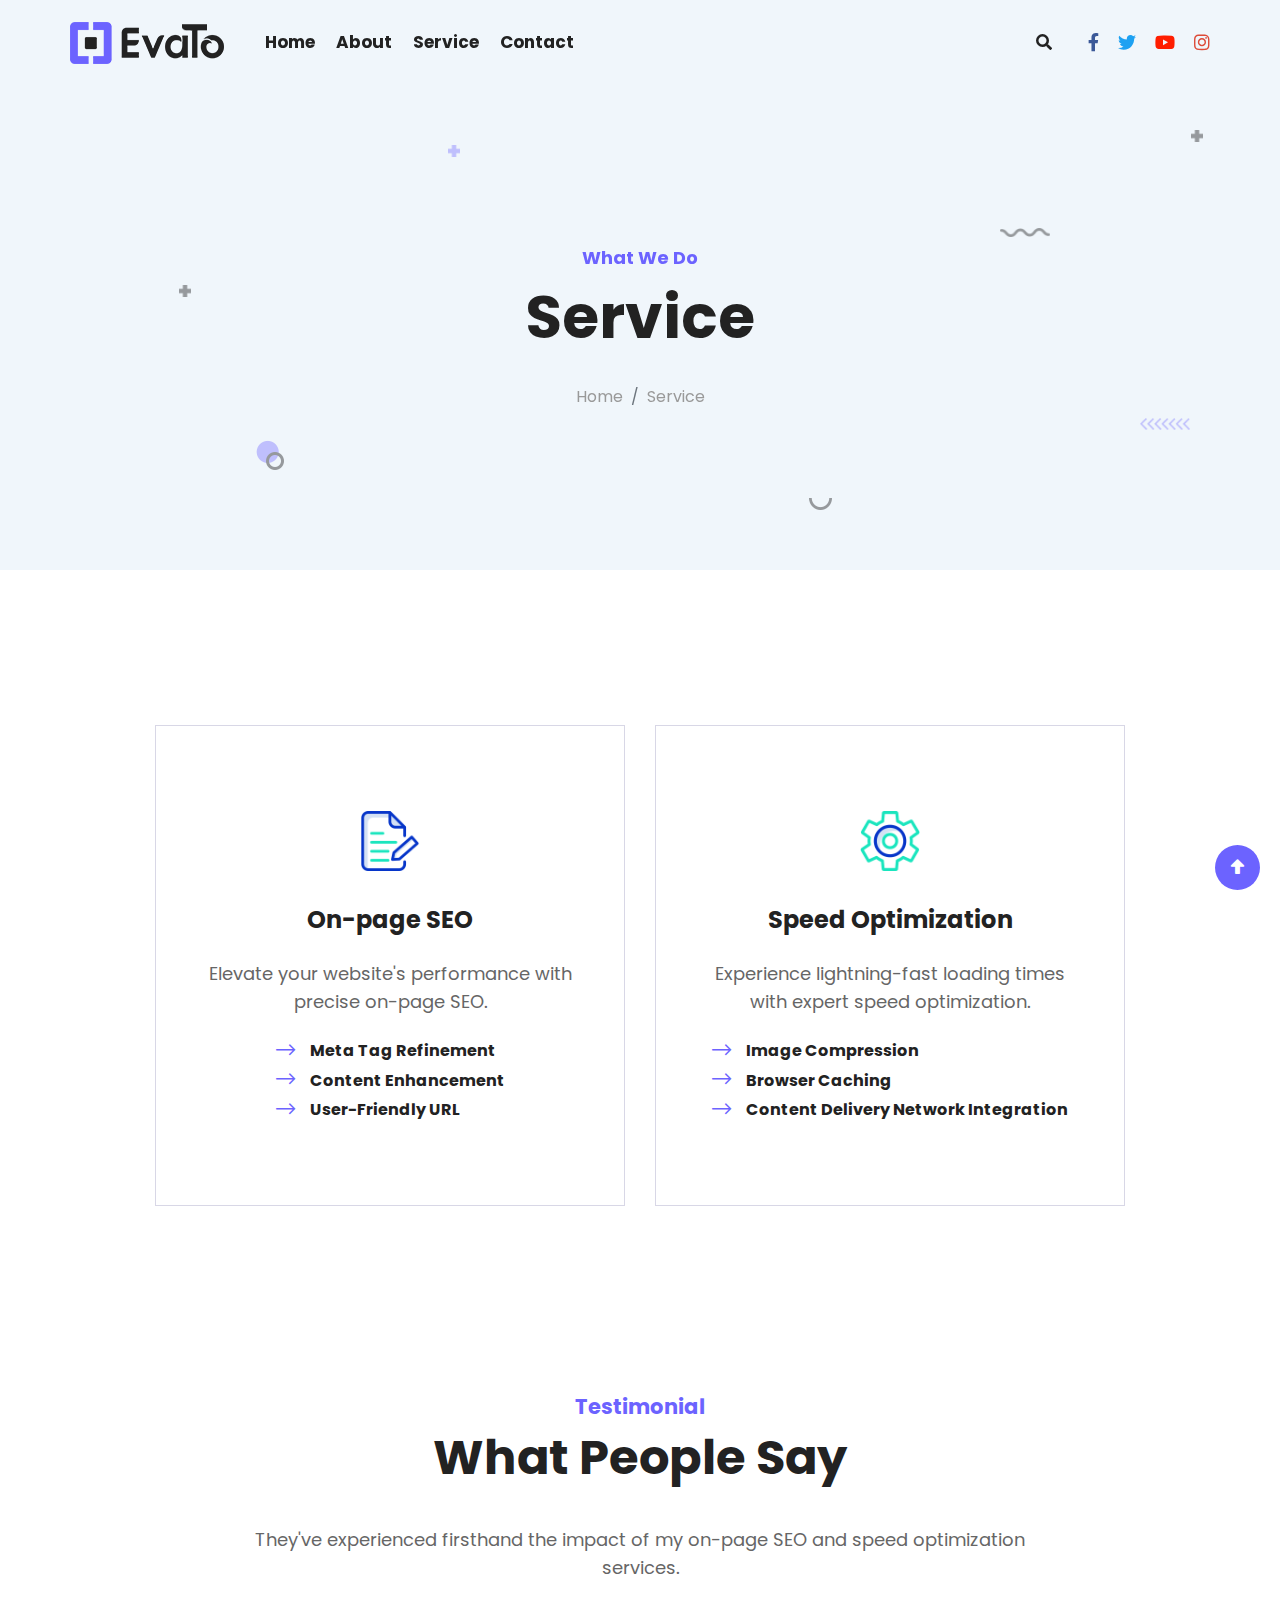
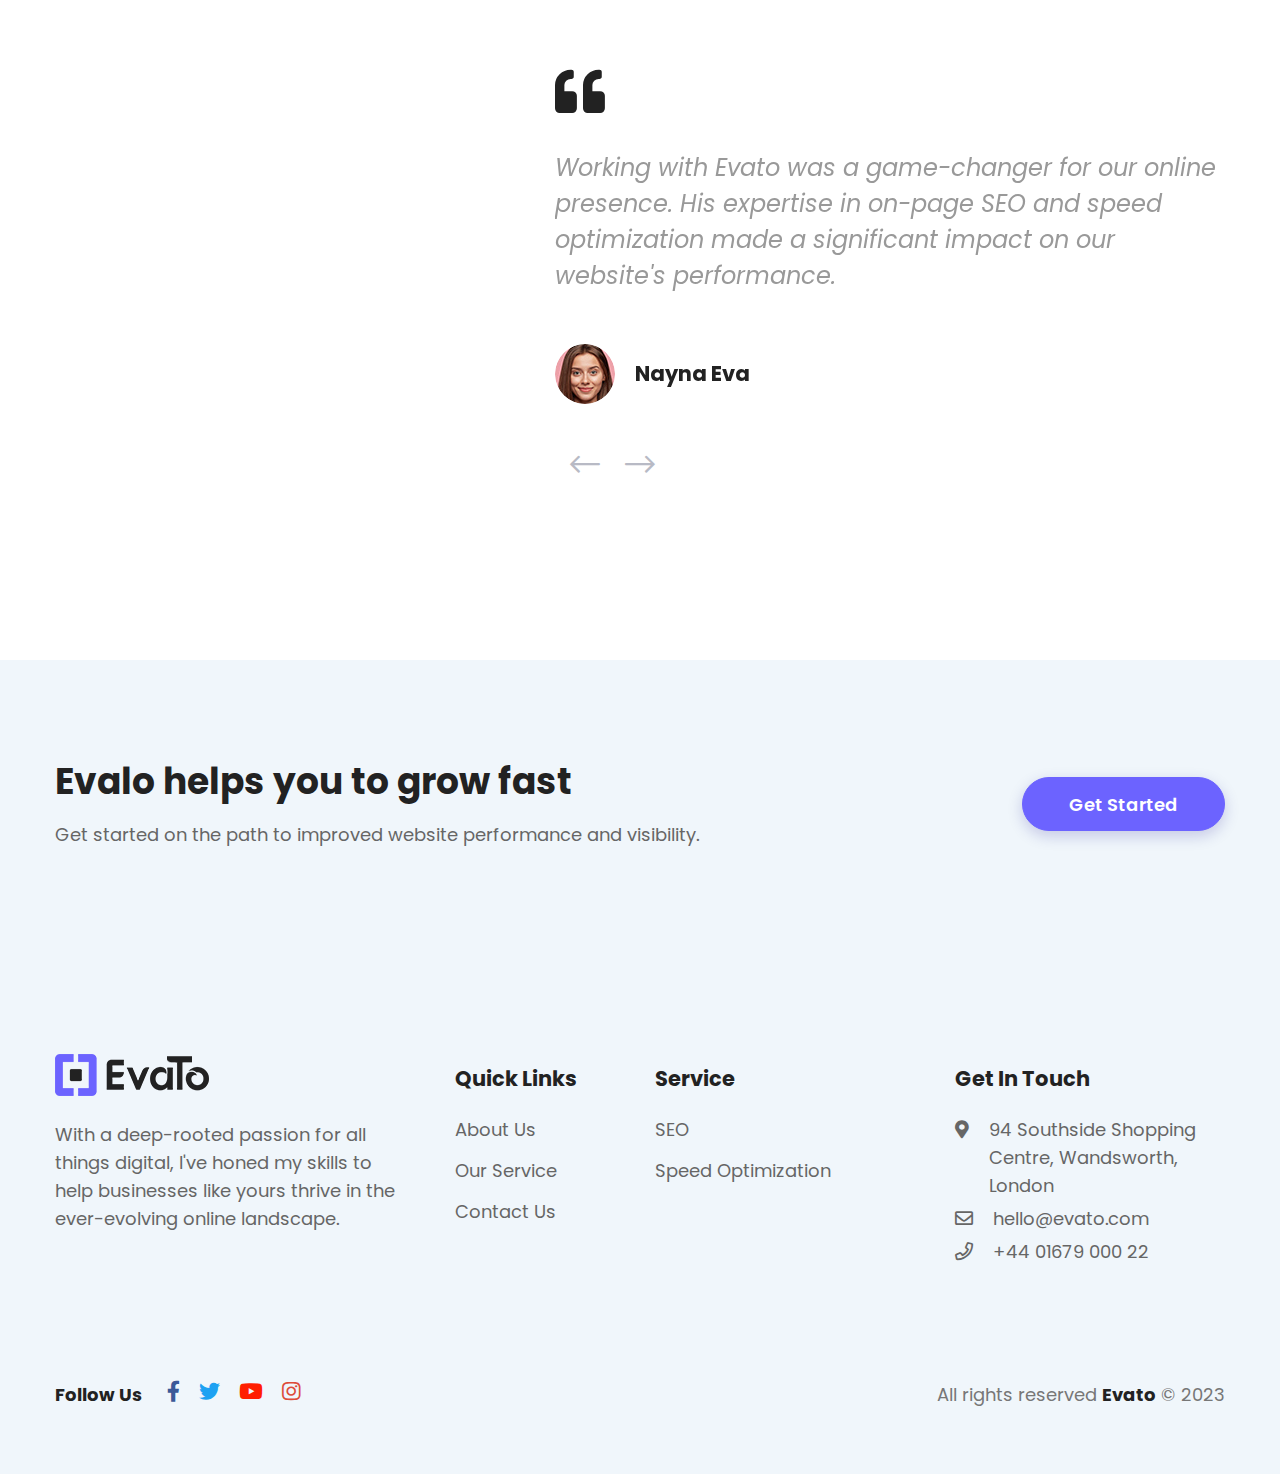
<file: service.html>
<!doctype html>
<html class="no-js" lang="zxx">
<head>
    <meta charset="utf-8">
    <meta http-equiv="x-ua-compatible" content="ie=edge">
    <title>Evato | HTML Template</title>
    <meta name="description" content="">
    <meta name="viewport" content="width=device-width, initial-scale=1">
    <!-- Place favicon.ico in the root directory -->
    <link rel="shortcut icon" href="images/logo/favicon.png" type="image/x-icon">

    <!-- All css here -->
    <link rel="stylesheet" href="css/bootstrap.min.css">
    <link rel="stylesheet" href="css/fontawesome-all.min.css">
    <link rel="stylesheet" href="css/flaticon.css">
    <link rel="stylesheet" href="css/aos.css">
    <link rel="stylesheet" href="css/animate.css">
    <link rel="stylesheet" href="css/slick.css">
    <link rel="stylesheet" href="css/jquery.fancybox.min.css">
    <link rel="stylesheet" href="css/meanmenu.css">
    <link rel="stylesheet" href="css/all-animations.css">
    <link rel="stylesheet" href="css/default.css">
    <link rel="stylesheet" href="css/style.css">
    <link rel="stylesheet" href="css/responsive.css">
</head>
<body>    
    <!--  ====== preloader=============================================  -->
    <div id="preloader">
        <div id="loading">
            <div id="loading-center">
                <div id="loading-center-absolute">
                    <div class="object" id="object_one"></div>
                    <div class="object" id="object_two"></div>
                    <div class="object" id="object_three"></div>
                </div>
            </div>
        </div>
    </div>
 
    <!--  ====== header-area-start=======================================  -->
    <header>
        <div id="header-sticky" class="transparent-header header-area home4">
            <div class="header">
                <div class="container-wrapper pl-70 pr-70">
                    <div class="row align-items-center justify-content-between position-relative">
                        <div class="col-xl-2 col-lg-2 col-md-4 col-sm-4 col-6">
                            <div class="logo mr-10">
                                <a href="index.html" class="d-inline-block"><img src="images/logo/logo.png" alt="Evato"></a>
                            </div>
                        </div>
                        <div class="col-xl-5 col-lg-7 col-md-1 col-sm-1 col-1 pr-lg-0 d-none d-lg-flex justify-content-start position-static">
                            <div class="main-menu">
                                <nav id="mobile-menu">
                                    <ul class="d-block">
                                        <li><a href="index.html">Home</a></li>
                                        <li><a href="about-us.html">About</a></li>
                                        <li><a href="service.html">Service</a>
                                              <!-- <ul class="mega-menu mega-dropdown-menu white-bg ml-0">
                                                <li><a href="#">SEO</a></li>
                                                <li><a href="#">Speed Optimization</a></li>
                                            </ul>-->
                                        </li> 
                                        <li><a href="contact-us.html">Contact</a></li>
                                     </ul>
                                </nav>
                            </div>
                        </div>
                        <div class="col-xl-5 col-lg-3 col-md-8 col-sm-8 col-4">
                            <div class="row header-right d-flex align-items-center justify-content-lg-between">
                                <div class="col-xl-8  col-lg-3  col-md-7  col-sm-0 col-0">
                                    <div class="header-right-left-content d-flex align-items-center justify-content-end">
                                        <div class="header-search position-relative d-none d-md-block d-lg-none d-lg-block" data-toggle="tooltip" data-selector="true" data-placement="bottom" title="Search">
                                            <span class="black-color d-inline-block"><span><i class="fas fa-search"></i></span></span>
                                        </div>
                                    </div>
                                </div>
                                <div class="col-xl-4  col-lg-9  col-md-5  col-sm-12 col-12 pl-0">
                                    <div class="header-right-right-content text-right d-flex align-items-center justify-content-end">
                                        <!-- <div class="mobile-menu"></div> -->
                                        <ul class="social-link d-none d-md-block">
                                            <li class="d-inline-block">
                                                <a class="facebook-color text-center pr-15 d-inline-block transition-3" href="https://www.facebook.com/" target="_blank"><i class="fab fa-facebook-f"></i></a>
                                            </li>
                                            <li class="d-inline-block">
                                                <a class="twitter-color text-center pr-15 d-inline-block transition-3" href="https://www.twitter.com/" target="_blank"><i class="fab fa-twitter"></i></a>
                                            </li>
                                            <li class="d-inline-block">
                                                <a class="youtube-color text-center pr-15 d-inline-block transition-3" href="https://www.youtube.com/" target="_blank"><i class="fab fa-youtube"></i></a>
                                            </li>
                                            <li class="d-inline-block">
                                                <a class="instagram-color text-center d-inline-block transition-3" href="https://www.instagram.com/" target="_blank"><i class="fab fa-instagram"></i></a>
                                            </li>
                                        </ul>
                                        <div class="d-block d-lg-none pl-3">
                                            <a class="mobile-menubar theme-color" href="javascript:void(0);"><i class="far fa-bars"></i></a>
                                        </div>
                                    </div>
                                </div>
                            </div>
                        </div>
                    </div>
                </div>
            </div>
        </div>
    </header>

    <div class="side-mobile-menu white-bg pt-10 pb-30 pl-35 pr-30 pb-100">
        <div class="d-fle justify-content-between w-100">
            <div class="close-icon d-inline-block float-right clear-both mt-15 mb-10">
                <a href="javascript:void(0);"><span class="icon-clear theme-color"><i class="fa fa-times"></i></span></a>
            </div>
        </div>

        <div class="side-menu-search header-search-content mt-100 pr-15">
            <form action="#" class="position-relative">
                <input class="w-100 rounded-0 pb-2" type="text" placeholder="Type Keyword...">
                <a class="position-absolute right-0 top-0 dark-black-color d-block" href="#"><i class="fas fa-search"></i></a>
            </form>
        </div>

        <div class="mobile-menu mt-10 w-100"></div>
        
        <ul class="social-link pt-50 clear-both">
            <li class="d-inline-block">
                <a class="facebook-color text-center pr-15 d-inline-block transition-3" href="https://www.facebook.com/" target="_blank"><i class="fab fa-facebook-f"></i></a>
            </li>
            <li class="d-inline-block">
                <a class="twitter-color text-center pr-15 d-inline-block transition-3" href="https://www.twitter.com/" target="_blank"><i class="fab fa-twitter"></i></a>
            </li>
            <li class="d-inline-block">
                <a class="google-plus-color text-center pr-15 d-inline-block transition-3" href="https://www.youtube.com/" target="_blank"><i class="fab fa-youtube"></i></a>
            </li>
            <li class="d-inline-block">
                <a class="linked-in-color text-center d-inline-block transition-3" href="https://www.instagram.com/" target="_blank"><i class="fab fa-instagram"></i></a>
            </li>
        </ul>

        <div class="mobile-phone-contact phone-contact mt-150 mb-25">
            <h6 class="f-700 mb-0">Call Us</h6>
            <a class="theme-color f-700" href="tell:+8801234567890">+44 01234567890</a>
        </div>

    </div>
    <div class="body-overlay"></div>
    <div class="header-search-details text-center white-bg pt-55 pl-60 pr-60">
        <div class="close-icon float-right">
            <a href="javascript:void(0);" class="dark-black-color"><i class="fa fa-times"></i></a>
        </div>
        <div class="header-search-content container mt-100">
            <h3 class="f-700 pb-50">Search</h3>
            <form action="#" class="position-relative mt-200">
                <input class="w-100 rounded-0 pb-20" type="text" placeholder="Type Keyword...">
                <a class="position-absolute right-0 top-0 dark-black-color d-block" href="#"><i class="fas fa-search"></i></a>
            </form>
        </div>
    </div>
    <!--  header-area-end  -->

    <main>
        <!-- ======slider-area-start=========================================== -->
        <div class="slider-area position-relative primary-bg">
            <div id="scene" class="position-absolute w-100 h-100">
                <img data-depth="0.20" class="shape page-shape-1 d-none d-lg-inline-block s-shape" src="images/slider/page-shape/page-shape1.png" alt="#">
                <img data-depth="0.20" class="shape page-shape-2 d-none d-lg-inline-block s-shape" src="images/slider/page-shape/page-shape2.png" alt="#">
                <img data-depth="0.20" class="shape page-shape-3 d-none d-lg-inline-block" src="images/slider/page-shape/page-shape3.png" alt="#">
                <img data-depth="0.20" class="shape page-shape-4 d-none d-lg-inline-block" src="images/slider/page-shape/page-shape4.png" alt="#">
                <img data-depth="0.20" class="shape page-shape-5 d-none d-lg-inline-block bounce-animate2" src="images/slider/page-shape/page-shape5.png" alt="#">
                <img data-depth="0.20" class="shape page-shape-6 d-none d-lg-inline-block bounce-animate" src="images/slider/page-shape/page-shape6.png" alt="#">
                <img data-depth="0.20" class="shape page-shape-7 d-none d-lg-inline-block s-shape" src="images/slider/page-shape/page-shape1.png" alt="#">
            </div>
            
            <div class="single-page page-height d-flex align-items-center">
                <div class="container">
                    <div class="row">
                        <div class="col-xl-12  col-lg-12  col-md-12  col-sm-12 col-12  d-flex align-items-center justify-content-center">
                            <div class="page-title mt-110 text-center">
                                <span class="theme-color f-700">What We Do</span>
                                <h1 class="text-capitalize f-700 mt-10 mb-20">Service</h1>
                                <nav aria-label="breadcrumb">
                                    <ol class="breadcrumb justify-content-center bg-transparent">
                                    <li class="breadcrumb-item"><a class="secondary-color3" href="index.html">Home</a></li>
                                    <li class="breadcrumb-item active text-capitalize secondary-color3" aria-current="page">Service</li>
                                    </ol>
                                </nav>
                            </div>
                        </div>
                    </div>
                </div>
            </div>
        </div>
        <!-- slider-area-end  -->

        <!-- ====== service-area-start ==================================== -->
        <div class="service-area home4 service-page position-relative mt-145">
            <div class="container">
                <div class="row service-wrapper mt-60 justify-content-center">
                    <div class="col-xl-5  col-lg-5  col-md-5  col-sm-10 col-12">
                        <div class="single-service-content white-bg transition3 mt-10 secondary-border01 pl-50 pt-85 pb-80 pr-50 mb-30 text-center tilt" data-aos="fade-up" data-aos-duration="2000" data-aos-delay="40">
                            <div class="ser-icon d-inline-block text-center mb-35 transition5">
                                <img src="images/icon/writing-2.png" alt="image">
                            </div>
                            <div class="service-text text-center">
                                <h5 class="f-700 mb-25">On-page SEO</h5>
                                <p>Elevate your website's performance with precise on-page SEO.</p>
                                
                                <ul class="service-list d-inline-block mt-1">
                                    <li class="black-color f-700  d-flex justify-content-start align-items-center">
                                        <span class="d-inline-block pr-15 theme-color">
                                            <i class="fal fa-long-arrow-right"></i>
                                        </span>   
                                        <a class="black-color cursor-none" href="#">Meta Tag Refinement</a>
                                    </li>
                                    <li class="black-color f-700  d-flex justify-content-start align-items-center">
                                        <span class="d-inline-block pr-15 theme-color">
                                            <i class="fal fa-long-arrow-right"></i>
                                        </span>  
                                        <a class="black-color cursor-none" href="#">Content Enhancement</a>
                                    </li>
                                    <li class="black-color f-700  d-flex justify-content-start align-items-center">
                                        <span class="d-inline-block pr-15 theme-color">
                                            <i class="fal fa-long-arrow-right"></i>
                                        </span>
                                        <a class="black-color cursor-none" href="#">User-Friendly URL</a>
                                    </li>
                                </ul>
                            </div>
                        </div>
                    </div>
                    <div class="col-xl-5  col-lg-5  col-md-5  col-sm-10 col-12">
                        <div class="single-service-content white-bg transition3 mt-10 secondary-border01 pl-50 pt-85 pb-80 pr-50 mb-30 text-center tilt" data-aos="fade-up" data-aos-duration="2000" data-aos-delay="10">
                            <div class="ser-icon d-inline-block text-center mb-35 transition5">
                                <img src="images/icon/gear-1.png" alt="image">
                            </div>
                            <div class="service-text text-center">
                                <h5 class="f-700 mb-25">Speed Optimization</h5>
                                <p>Experience lightning-fast loading times with expert speed optimization.</p>
                                
                                <ul class="service-list d-inline-block mt-1">
                                    <li class="black-color f-700  d-flex justify-content-start align-items-center">
                                        <span class="d-inline-block pr-15 theme-color">
                                            <i class="fal fa-long-arrow-right"></i>
                                        </span>   
                                        <a class="black-color cursor-none" href="#">Image Compression</a>
                                    </li>
                                    <li class="black-color f-700  d-flex justify-content-start align-items-center">
                                        <span class="d-inline-block pr-15 theme-color">
                                            <i class="fal fa-long-arrow-right"></i>
                                        </span>  
                                        <a class="black-color cursor-none" href="#">Browser Caching</a>
                                    </li>
                                    <li class="black-color f-700  d-flex justify-content-start align-items-center">
                                        <span class="d-inline-block pr-15 theme-color">
                                            <i class="fal fa-long-arrow-right"></i>
                                        </span>
                                        <a class="black-color cursor-none" href="#">Content Delivery Network Integration</a>
                                    </li>
                                </ul>
                            </div>
                        </div>
                    </div>
                </div>
            </div>
        </div>
        <!-- service-area-end  -->

        <!-- ====== testimonial-area-start ==================================== -->
        <div class="testimonial-area service-page mt-130 mb-130 over-hidden">
            <div class="container">
                <div class="row align-items-center justify-content-center">
                    <div class="col-xl-8  col-lg-9  col-md-8  col-sm-12 col-12">
                        <div class="title text-center mt-20">
                            <span class="theme-color f-700">Testimonial</span>
                            <h3 class="f-700 pb-30">What People Say</h3>
                            <p class="mb-1">They've experienced firsthand the impact of my on-page SEO and speed optimization services.</p>
                        </div>
                    </div>
                </div>
                <div class="testimonial-wrapper1 mt-60">
                    <div class="row align-items-center justify-content-center">
                        <div class="col-xl-4  col-lg-5 col-md-8 col-sm-8 col-10">
                            <div class="testimonial-img pb-10">
                                <img  data-aos="fade-up" data-aos-duration="2000" src="images/testimonial/home1-testi-img.png" alt="image">
                            </div>
                        </div>
                        <div class="col-xl-7 offset-xl-1  col-lg-7 col-md-12  col-sm-12 col-12">
                            <div class="testimonial-content position-relative mt-1">
                                <div class="quit d-inline-block position-absolute left-0 z-index11">
                                    <span class="black-color d-inline-block"><i class="fas fa-quote-left"></i></span>
                                </div>
                                <div class="testimonial-active">
                                    <div class="testimonial-text pb-25">
                                        <p class="font-italic secondary-color3">Working with Evato was a game-changer for our online presence. His expertise in on-page SEO and speed optimization made a significant impact on our website's performance.</p>
                                        <div class="testi-info d-flex mt-50 align-items-center">
                                            <div class="testi-avatar mr-20 rounded-circle">
                                                <img class="rounded-circle" src="images/testimonial/home1-testi-author-img.jpg" alt="image">
                                            </div>
                                            <div class="avatar-info">
                                                <h6 class="f-700 mb-0">Nayna Eva</h6>
                                            </div>
                                        </div>
                                    </div>
                                    <div class="testimonial-text pb-25">
                                        <p class="font-italic secondary-color3">Hiring Evato was the best decision for our website. His on-page SEO expertise transformed our visibility, and his speed optimization skills made our site lightning-fast.</p>
                                        <div class="testi-info d-flex mt-50 align-items-center">
                                            <div class="testi-avatar mr-20 rounded-circle">
                                                <img class="rounded-circle" src="images/testimonial/home1-testi-author-img.jpg" alt="image">
                                            </div>
                                            <div class="avatar-info">
                                                <h6 class="f-700 mb-0">Adam Smith</h6>
                                            </div>
                                        </div>
                                    </div>
                                    <div class="testimonial-text pb-25">
                                        <p class="font-italic secondary-color3">We were struggling with slow loading times and low search rankings until we found Evato. His speed optimization techniques worked wonders, and our SEO saw a remarkable improvement.</p>
                                        <div class="testi-info d-flex mt-50 align-items-center">
                                            <div class="testi-avatar mr-20 rounded-circle">
                                                <img class="rounded-circle" src="images/testimonial/home1-testi-author-img.jpg" alt="image">
                                            </div>
                                            <div class="avatar-info">
                                                <h6 class="f-700 mb-0">Christopher Harrison</h6>
                                            </div>
                                        </div>
                                    </div>
                                    <div class="testimonial-text pb-25">
                                        <p class="font-italic secondary-color3">I can't say enough good things about Evato. His on-page SEO knowledge is second to none, and our website now ranks higher than ever before.</p>
                                        <div class="testi-info d-flex mt-50 align-items-center">
                                            <div class="testi-avatar mr-20 rounded-circle">
                                                <img class="rounded-circle" src="images/testimonial/home1-testi-author-img.jpg" alt="image">
                                            </div>
                                            <div class="avatar-info">
                                                <h6 class="f-700 mb-0">Sarah Davis</h6>
                                            </div>
                                        </div>
                                    </div>
                                </div>
                            </div>
                        </div>
                    </div>
                </div>
            </div>
        </div>
        <!-- testimonial-area-end  -->

        <!-- ====== banner-area-start ========================================= -->
        <div class="banner-area service-page primary-bg">
            <div class="container">
                <div class="banner-wrapper pt-100 pb-100 transition3">
                    <div class="row align-items-center justify-content-between">
                        <div class="col-xl-9 col-lg-9  col-md-12 col-sm-12 col-12">
                            <div class="banner-content">
                                <h4 class="f-700 mb-18">Evalo helps you to grow fast</h4>
                                <p class="mb-0">Get started on the path to improved website performance and visibility.</p>
                            </div>
                        </div>
                        <div class="col-xl-3 col-lg-3  col-md-12 col-sm-12 col-12">
                            <div class="banner-btn float-left float-lg-right">
                                <div class="my-btn">
                                    <a href="contact-us.html" class="btn theme-bg text-capitalize f-18 f-700">Get Started</a>
                                </div>
                            </div>
                        </div>
                    </div>
                </div>
            </div>
        </div>
        <!-- banner-area-end  -->
    </main>
          
        <!-- ====== footer-area-start ============================================ -->
    <footer> 
        <div class="footer-area primary-bg home4 pt-90">
            <div class="footer-top pb-55">
                <div class="container">
                    <div class="row">
                        <div class="col-xl-4 col-lg-4  col-md-12  col-sm-12 col-12">
                            <div class="footer-widget f-subscriber-area pb-30 mt-15 pr-30">
                                <div class="f-logo">
                                    <img src="images/logo/logo.png" alt="evalo">
                                </div>
                                <div class="footer-subscribe mt-25">
                                    <p>With a deep-rooted passion for all things digital, I've honed my skills to help businesses like yours thrive in the ever-evolving online landscape.</p>
                                </div>
                            </div>
                        </div>
                        <div class="col-xl-2  col-lg-2  col-md-3  col-sm-6 col-12">
                            <div class="footer-widget f-info pb-30 ml-40 pr-20 mt-25">
                                <h6 class="text-capitalize f-700 mb-22">Quick Links</h6>
                                <ul class="footer-info">
                                    <li>
                                        <a href="about-us.html" class="position-relative d-inline-block mb-2">About Us</a>
                                    </li>
                                    <li>
                                        <a href="service.html" class="position-relative d-inline-block mb-2">Our Service</a>
                                    </li>
                                    <li>
                                        <a href="contact-us.html" class="position-relative d-inline-block mb-2">Contact Us</a>
                                    </li>
                                </ul>
                            </div>
                        </div>
                        <div class="col-xl-3 col-lg-2  col-md-3  col-sm-6 col-12">
                            <div class="footer-widget f-info pb-30 ml-40 pr-20 mt-25">
                                <h6 class="text-capitalize f-700 mb-22">Service</h6>
                                <ul class="footer-info">
                                    <li>
                                        <a href="#" class="position-relative d-inline-block mb-2">SEO</a>
                                    </li>
                                    <li>
                                        <a href="#" class="position-relative d-inline-block mb-2">Speed Optimization</a>
                                    </li>
                                </ul>
                            </div>
                        </div>
                        <div class="col-xl-3  col-lg-4  col-md-6  col-sm-12 col-12 pr-xl-0">
                            <div class="footer-widget f-adress pb-40 mt-25">
                                <h6 class="text-capitalize f-700 mb-22">Get in Touch</h6>
                                <ul class="footer-address">
                                    <li class="d-flex align-items-start mb-10">
                                        <span class="f-icon mr-20"><i class="fas fa-map-marker-alt"></i></span> 
                                        <div class="">94 Southside Shopping Centre, Wandsworth, London<br>
                                        </div>  
                                    </li>
                                    <li class="mb-12">
                                        <span class="f-icon mr-20"><i class="far fa-envelope"></i></span>hello@evato.com
                                    </li>
                                    <li>
                                        <span class="f-icon mr-20"><i class="far fa-phone"></i></span>+44 01679 000 22
                                    </li>
                                </ul>
                            </div>
                        </div>
                    </div>
                </div>
            </div>
            <div class="footer-bottom">
                <div class="container">
                    <div class="copyright-area pb-60">
                        <div class="row align-items-center justify-content-between">
                            <div class="col-xl-6 col-lg-6  col-md-6 col-sm-12 col-12 mt-10 d-flex align-items-center">
                                <h3 class="f-700 d-inline-block pr-25 mb-0">Follow Us</h3>
                                <ul class="social-link">
                                    <li class="d-inline-block">
                                        <a class="facebook-color text-center pr-15 d-inline-block transition-3" href="https://www.facebook.com/" target="_blank"><i class="fab fa-facebook-f"></i></a>
                                    </li>
                                    <li class="d-inline-block">
                                        <a class="twitter-color text-center pr-15 d-inline-block transition-3" href="https://www.twitter.com/" target="_blank"><i class="fab fa-twitter"></i></a>
                                    </li>
                                    <li class="d-inline-block">
                                        <a class="youtube-color text-center pr-15 d-inline-block transition-3" href="https://www.youtube.com/" target="_blank"><i class="fab fa-youtube"></i></a>
                                    </li>
                                    <li class="d-inline-block">
                                        <a class="instagram-color text-center d-inline-block transition-3" href="https://www.instagram.com/" target="_blank"><i class="fab fa-instagram"></i></a>
                                    </li>
                                </ul>
                            </div>
                            <div class="col-xl-6 col-lg-6 col-md-6  col-sm-12 col-12 mt-10">
                                <div class="copyright-text text-lg-right">
                                    <p class="mb-0 secondary-color2">All rights reserved 
                                        <a href="index.html" class="c-theme f-700 black-color">Evato</a> © 2023
                                    </p>
                                </div>
                            </div>
                        </div>
                    </div>
                </div>
            </div>
        </div>
    </footer>

    <!-- back top -->
    <div id="scroll" class="scroll-up position-relative z-index11">
        <div class="top text-center"><span class="white-color theme-bg"><i class="fa fa-arrow-alt-up"></i></span></div>
    </div>

    <!-- All js here -->
    <script src="js/vendor/modernizr-3.5.0.min.js"></script>
    <script src="js/vendor/jquery-1.12.4.min.js"></script>
    <script src="js/popper.min.js"></script>
    <script src="js/bootstrap.min.js"></script>
    <script src="js/parallax.js"></script>
    <script src="js/aos.js"></script>
    <script src="js/image-loaded.min.js"></script>
    <script src="js/isotope.pkgd.min.js"></script>
    <script src="js/jquery.fancybox.min.js"></script>
    <script src="js/waypoint.js"></script>
    <script src="js/counterup-min.js"></script>
    <script src="js/slick.min.js"></script>
    <script src="js/tilt.jquery.min.js"></script>
    <script src="js/plugins.js"></script>
    <script src="js/jquery.meanmenu.min.js"></script>
    <script src="js/main.js"></script>
</body>
</html>
</file>
<file: css/flaticon.css>
@font-face {
  font-family: "Flaticon";
  src: url("../fonts/flaticon-font/Flaticon.html");
  src: url("../fonts/flaticon-font/Flaticond41d.html?#iefix") format("embedded-opentype"),
       url("../fonts/flaticon-font/Flaticon.woff2") format("woff2"),
       url("../fonts/flaticon-font/Flaticon.woff") format("woff"),
       url("../fonts/flaticon-font/Flaticon.ttf") format("truetype"),
       url("../fonts/flaticon-font/Flaticon.svg#Flaticon") format("svg");
  font-weight: normal;
  font-style: normal;
}

@media screen and (-webkit-min-device-pixel-ratio:0) {
  @font-face {
    font-family: "Flaticon";
    src: url("Flaticon.html#Flaticon") format("svg");
  }
}

.fimanager:before {
      display: inline-block;
  font-family: "Flaticon";
  font-style: normal;
  font-weight: normal;
  font-variant: normal;
  line-height: 1;
  text-decoration: inherit;
  text-rendering: optimizeLegibility;
  text-transform: none;
  -moz-osx-font-smoothing: grayscale;
  -webkit-font-smoothing: antialiased;
  font-smoothing: antialiased;
    display: block;
}

.flaticon-001-chat:before { content: "\f100"; }
.flaticon-002-microphone:before { content: "\f101"; }
.flaticon-003-money:before { content: "\f102"; }
.flaticon-004-heart:before { content: "\f103"; }
.flaticon-005-user:before { content: "\f104"; }
.flaticon-006-trophy:before { content: "\f105"; }
.flaticon-007-car:before { content: "\f106"; }
.flaticon-008-user:before { content: "\f107"; }
.flaticon-009-user:before { content: "\f108"; }
.flaticon-010-information:before { content: "\f109"; }
.flaticon-011-cloud-computing:before { content: "\f10a"; }
.flaticon-012-edit:before { content: "\f10b"; }
.flaticon-013-layers:before { content: "\f10c"; }
.flaticon-014-loupe:before { content: "\f10d"; }
.flaticon-015-folder:before { content: "\f10e"; }
.flaticon-016-presentation:before { content: "\f10f"; }
.flaticon-017-trash:before { content: "\f110"; }
.flaticon-018-video-camera:before { content: "\f111"; }
.flaticon-019-key:before { content: "\f112"; }
.flaticon-020-users:before { content: "\f113"; }
.flaticon-021-message:before { content: "\f114"; }
.flaticon-022-speakers:before { content: "\f115"; }
.flaticon-023-battery:before { content: "\f116"; }
.flaticon-024-settings:before { content: "\f117"; }
.flaticon-025-favorites:before { content: "\f118"; }
.flaticon-026-gamepad:before { content: "\f119"; }
.flaticon-027-compass:before { content: "\f11a"; }
.flaticon-028-credit-card:before { content: "\f11b"; }
.flaticon-029-user:before { content: "\f11c"; }
.flaticon-030-planet-earth:before { content: "\f11d"; }
.flaticon-031-book:before { content: "\f11e"; }
.flaticon-032-monitor:before { content: "\f11f"; }
.flaticon-033-flag:before { content: "\f120"; }
.flaticon-034-laptop:before { content: "\f121"; }
.flaticon-035-return:before { content: "\f122"; }
.flaticon-036-eraser:before { content: "\f123"; }
.flaticon-037-paint-brush:before { content: "\f124"; }
.flaticon-038-id-card:before { content: "\f125"; }
.flaticon-039-calendar:before { content: "\f126"; }
.flaticon-040-filter:before { content: "\f127"; }
.flaticon-041-file:before { content: "\f128"; }
.flaticon-042-printer:before { content: "\f129"; }
.flaticon-043-eye:before { content: "\f12a"; }
.flaticon-044-placeholder:before { content: "\f12b"; }
.flaticon-045-file:before { content: "\f12c"; }
.flaticon-046-download:before { content: "\f12d"; }
.flaticon-047-map:before { content: "\f12e"; }
.flaticon-048-medal:before { content: "\f12f"; }
.flaticon-049-cloud:before { content: "\f130"; }
.flaticon-050-settings:before { content: "\f131"; }
.flaticon-051-chat:before { content: "\f132"; }
.flaticon-052-zoom-out:before { content: "\f133"; }
.flaticon-053-file:before { content: "\f134"; }
.flaticon-054-mail:before { content: "\f135"; }
.flaticon-055-cursor:before { content: "\f136"; }
.flaticon-056-speaker:before { content: "\f137"; }
.flaticon-057-battery:before { content: "\f138"; }
.flaticon-058-photo-camera:before { content: "\f139"; }
.flaticon-059-alarm-clock:before { content: "\f13a"; }
.flaticon-060-reload:before { content: "\f13b"; }
.flaticon-061-calculator:before { content: "\f13c"; }
.flaticon-062-smartphone:before { content: "\f13d"; }
.flaticon-063-fast-forward:before { content: "\f13e"; }
.flaticon-064-wifi:before { content: "\f13f"; }
.flaticon-065-envelope:before { content: "\f140"; }
.flaticon-066-line-chart:before { content: "\f141"; }
.flaticon-067-padlock:before { content: "\f142"; }
.flaticon-068-zoom-in:before { content: "\f143"; }
.flaticon-069-bell:before { content: "\f144"; }
.flaticon-070-bluetooth:before { content: "\f145"; }
.flaticon-071-box:before { content: "\f146"; }
.flaticon-072-inbox:before { content: "\f147"; }
.flaticon-073-play-button:before { content: "\f148"; }
.flaticon-074-safebox:before { content: "\f149"; }
.flaticon-075-cutlery:before { content: "\f14a"; }
.flaticon-076-megaphone:before { content: "\f14b"; }
.flaticon-077-file:before { content: "\f14c"; }
.flaticon-078-pause:before { content: "\f14d"; }
.flaticon-079-share:before { content: "\f14e"; }
.flaticon-080-folder:before { content: "\f14f"; }
.flaticon-081-settings:before { content: "\f150"; }
.flaticon-082-padlock:before { content: "\f151"; }
.flaticon-083-rss:before { content: "\f152"; }
.flaticon-084-bar-chart:before { content: "\f153"; }
.flaticon-085-power-button:before { content: "\f154"; }
.flaticon-086-home:before { content: "\f155"; }
.flaticon-087-upload:before { content: "\f156"; }
.flaticon-088-next:before { content: "\f157"; }
.flaticon-089-message:before { content: "\f158"; }
.flaticon-090-phone-call:before { content: "\f159"; }
.flaticon-091-cloud-computing:before { content: "\f15a"; }
.flaticon-092-message:before { content: "\f15b"; }
.flaticon-093-shopping-cart:before { content: "\f15c"; }
.flaticon-094-like:before { content: "\f15d"; }
.flaticon-095-music:before { content: "\f15e"; }
.flaticon-096-idea:before { content: "\f15f"; }
.flaticon-097-atomic:before { content: "\f160"; }
.flaticon-098-checked:before { content: "\f161"; }
.flaticon-099-shield:before { content: "\f162"; }
</file>
<file: css/all-animations.css>
/* CSS Index
-----------------------------------
1. back top css
2. mobile menu css
3. slider shape 
4. common animation css
5. preloader css








/* 1. back top css
-------------------------------------------------------------- */
/* back top */
.top {
  position: fixed;
  right: 20px;
  bottom: 10px;
  cursor: pointer;
}
.top span {
  border-radius: 50px;
  font-size: 17px;
  padding: 10px 15px;
  display: block;
  transition: .5s;
  -webkit-transition: .5s;
  -moz-transition: .5s;
  -ms-transition: .5s;
  -o-transition: .5s;
}
.top span:hover {
  box-shadow: -1px 3px 11px 1px rgba(0, 0, 0, 0.05);
}


/* 2. mobile menu css
--------------------------------------------------------------------*/
/* .side-mobile-menu start*/
.side-mobile-menu {
  width: 360px;
  position: fixed;
  right: -400px;
  top: 0;
  z-index: 9999;
  height: 100%;
  transition: all 0.3s ease-out;
  overflow: scroll;
  -webkit-transition: all 0.3s ease-out;
  -moz-transition: all 0.3s ease-out;
  -ms-transition: all 0.3s ease-out;
  -o-transition: all 0.3s ease-out;
}

/* SM Small Device :550px. */
@media screen and (max-width: 399px) {
  .side-mobile-menu {
    width: 320px;
    padding-right: 25px !important;
    padding-left: 30px !important;
  }
}
.side-mobile-menu.open-menubar {
  right: 0;
}
.close-icon span {
  font-size: 20px;
  color: #222222;
  background: #f0f6fb;
  width: 36px;
  height: 35px;
  display: inline-block;
  line-height: 35px;
  text-align: center;
  border-radius: 30px;
  box-shadow: 0px 6px 30px 0px rgba(7, 7, 7, 0.07);
  transition: 0.3s;
  -webkit-transition: 0.3s;
  -moz-transition: 0.3s;
  -ms-transition: 0.3s;
  -o-transition: 0.3s;
}
.close-icon span:hover {
  background: #6960fc;
  color: #fff;
  box-shadow: 0px 6px 30px 0px rgba(7, 7, 7, 0.09);
}
.mobile-menubar {
  font-size: 22px;
}
.mean-container .mega-menu.full-mega-menu.full-mega-menu2 > li {
  width: 90%;
  padding-left: 10px;
}
/* mobile-custom-css */
.mean-container .full-mega-menu1 li img {
  display: none;
}
.mean-container .mean-nav ul li a span {
  color: #222222 !important;
}
.mean-container .mean-nav ul li .mega-menu li {
	border: none;
	padding-bottom: 0;
	padding-left: 10px;
}
.mean-container .mean-nav ul li .mega-menu li a {
  color: #222222;
  border: none;
  padding: 0;
  font-size: 14px;
  font-weight: 600;
  opacity: 1;
}
.mean-container .mean-nav ul li .mega-menu.full-mega-menu2 li {
  padding-top: 10px;
}
.mean-container .mean-nav ul li .mega-menu.full-mega-menu2 li .mean-expand{line-height: 2.4;}
.mean-container .mean-nav ul li .mega-dropdown-menu a span {
  display: none !important;
}
.mean-container .mean-nav ul li a.mean-expand {
	right: 0;
	width: 100%;
	text-align: right;
}
.mean-container .mean-nav ul li a.mean-expand:hover {
	background: transparent;
}
.mean-container .mean-nav ul li .mega-menu.mega-dropdown-menu li a.mean-expand {
  right: 45px;
  top: 8px;
}
.mean-container .mean-nav ul li .mega-menu.mega-sub-menu li a.mean-expand {
  right: 75px;
  top: 8px;
}
.mean-container .mega-menu.full-mega-menu.full-mega-menu1 {
  padding-left: 0;
  background: #fff;
}
/* .side-mobile-menu end*/


/* 3. slider shape 
----------------------------------------------------*/
.shape {
  position: absolute;
  opacity: 38%;
}
.shape.shape-1 {
  right: 24px;
  top: 29%;
}
.shape.shape-2 {
  right: 22px;
  bottom: 42%;
}
.shape.shape-3 {
  right: 38px;
  bottom: 52%;
}
.shape.shape-4 {
  right: 0;
  bottom: 16%;
}
.shape.shape-5 {
  right: 20%;
  bottom: 16%;
}
.shape.shape-6 {
  right: 31%;
  bottom: 18%;
}
.shape.shape-7 {
  left: 51%;
  bottom: 26%;
}
.shape.shape-8 {
  left: 39%;
  bottom: 32%;
}
.shape.shape-9 {
  bottom: 13%;
  left: 12%;
}
.shape.shape-10 {
  left: 32px;
  bottom: 34%;
}
.shape.shape-11 {
  top: 49%;
  left: 12%;
}
.shape.shape-12 {
  left: 9%;
  top: 28%;
}
.shape.shape-13 {
  left: 6%;
  top: 15%;
}
.shape.shape-14 {
  left: 17%;
  top: 24%;
}
.shape.shape-15 {
  left: 38%;
  top: 18%;
}
.shape.shape-16 {
  right: 48%;
  top: 26%;
}
.shape.shape-17 {
  right: 32%;
  top: 18%;
}
.shape.shape-18 {
  right: 22%;
  top: 16%;
}
.shape.shape-19 {
  right: 16%;
  top: 18%;
}

/* home2 shape */
.hm2-left-dotted {top: 40%;left: 80px;}
.hm2-right-dotted {top: 28%;right: 50px;}
.hm2-middle-dotted {
  right: -80px;
  top: -70px;
}
.hm2-bg-shape1 {
	left: 5%;
	top: 18%;
}
.hm2-bg-shape2 {
	left: 2%;
	bottom: 45%;
}
.hm2-bg-shape3 {
	left: 21%;
	top: 15%;
}
.hm2-bg-shape4 {
	left: 18%;
	top: 34%;
}
.hm2-bg-shape5 {
	left: 14%;
	top: 50%;
}
.hm2-bg-shape6 {
	left: 36%;
	top: 45%;
}
.hm2-bg-shape7 {
	right: 35%;
	top: 14%;
}
.hm2-bg-shape8 {
	right: 22%;
	top: 30%;
}
.hm2-bg-shape9 {
	right: 5%;
	bottom: 48%;
}
.hm2-bg-shape10 {
	right: 10%;
	bottom: 20%;
}
.hm2-bg-shape11 {
	right: 15%;
	top: 10%;
}
.hm2-bg-shape12 {
	right: 3%;
	top: 12%;
}
.hm2-shape{position: absolute;}
.hm2-shape-1 {
	left: 18%;
	top: 16%;
}
.hm2-shape-2 {
	left: 18%;
	top: 27%;
}
.hm2-shape-3 {
	left: 17%;
	top: 42%;
}
.hm2-shape-4 {
	left: 2%;
	top: 45%;
}
.hm2-shape-5 {
	left: 34%;
	top: 39%;
}
.hm2-shape-6 {
	right: 38%;
	top: 39%;
}
.hm2-shape-7 {
	right: 25%;
	top: 39%;
}
.hm2-shape-8 {
	right: 12%;
	bottom: 25%;
}
.hm2-shape-9 {
	right: 12%;
	top: 31%;
}
.hm2-shape-10 {
	right: 0%;
	top: 10%;
}
.hm2-shape-11 {
	right: 10%;
	top: 17%;
}
.hm2-shape-12 {
	right: 30%;
	top: 9%;
}

/* home3 shape */
.hm3-left-dotted{left:5%; bottom:25%}
.hm3-right-dotted{ right: 2%;top: 30%;}
.hm3-shape {position: absolute;}
.hm3-shape-1 {
  left: 17%;
  top: 22%;
}
.hm3-shape-2 {
  right: 20%;
  bottom: 10%;
}
.hm3-shape-3 {
	left: 40%;
	bottom: 29%;
}
.hm3-shape-4 {
  left: 50%;
  top: 60%;
}
.hm3-shape-5 {
	left: 55%;
	top: 18%;
}
.hm3-shape-6 {
	right: 9%;
	bottom: 42%;
}
.hm3-shape-7 {
	right: 1%;
	top: 50%;
}
.hm3-shape-8 {
  right: 12%;
  top: 12%;
}
.hm3-shape-9 {
	left: 32%;
	top: 18%;
}
.hm3-shape-10 {
	right: 2%;
	bottom: 15%;
}
.hm3-shape-11 {
	right: 3%;
	top: 22%;
}
.hm3-shape-12 {
	right: 40%;
	bottom: 10%;
}
.hm3-bg-shape1 {
  top: 0;
  left: 60px;
}
.hm3-bg-shape2 {
  left: 0;
  top: 165px;
}
.hm3-bg-shape3 {
  left: 0;
  bottom: -335px;
}
.hm3-bg-shape4 {
  left: 0;
  bottom: -230px;
}
.hm3-bg-shape5 {
  left: 20%;
  bottom: 0;
}
.hm3-bg-shape6 {
	right: 30%;
	top: 34%;
}
.hm3-bg-shape8 {
  right: 60px;
  bottom: 50px;
}
.hm3-bg-shape9 {
	top: 28%;
	left: 9%;
}
.hm3-bg-shape10 {
	top: 28%;
	left: 41%;
}

/* home4 shape  start*/
.hm4-shape-1 {
  left: 3%;
  top: 20%;
}
.hm4-shape-2 {
  left: 12%;
  top: 36%;
}
.hm4-shape-3 {
  left: 2%;
  top: 55%;
}
.hm4-shape-4 {
  top: 20%;
  left: 45%;
}
.hm4-shape-5 {
  left: 47%;
  bottom: 32%;
}
.hm4-shape-6 {
  right: 5%;
  bottom: 16%;
}
.hm4-shape-7 {
  top: 22%;
  right: 5%;
}
.hm4-shape-8 {
  top: 12%;
  right: 26%;
}
.hm4-shape-9 {
  right: 0%;
  top: 45%;
}
.hm4-shape-10 {
  right: 44%;
  bottom: 20%;
}
.hm4-slider-right-dotted {
  right: 35px;
  bottom: 28%;
}
.slider-middle-dotted {
  top: 10px;
  left: 100px;
}

/* home5 shape  start*/
.hm5-shape {position: absolute;}
.hm5-shape-1 {
	left: 15%;
	top: 18%;
}
.hm5-shape-2 {
	left: 10%;
	top: 40%;
}
.hm5-shape-3 {
	left: 3%;
	bottom: 40%;
}
.hm5-shape-4 {
	left: 45%;
	top: 25%;
}
.hm5-shape-5 {
	left: 52.5%;
	top: 46%;
}
.hm5-shape-6 {
	left: 52%;
	bottom: 15%;
}
.hm5-shape-7 {
	right: 5%;
	top: 12%;
}
.hm5-shape-8 {
	right: 0;
	bottom: 20%;
}
/* .hm5-shape-9 {
	left: 10%;
	top: 10%;
} */
.hm5-shape-10 {
	right: 9%;
	top: 22%;
}
.hm5-shape-11 {
	right: 0%;
	top: 45%;
}
.hm5-round-shape {background: #d5d2fe;}
.hm5-round-shape-1 {
	width: 20px;
	height: 20px;
	left: 15%;
	bottom: 30%;
}
.hm5-round-shape-2 {
	width: 16px;
	left: 39%;
	bottom: 27%;
	height: 16px;
}
.hm5-round-shape-3 {
	width: 15px;
	height: 15px;
	left: 52%;
	top: 25%;
}
.hm5-round-shape-4 {
	width: 17px;
	height: 17px;
	background: #ff81ae;
	right: 35%;
	top: 18%;
}
.hm5-round-shape-5 {
	width: 17px;
	height: 17px;
	right: 2%;
	top: 55%;
}

/* page shape start */
.page-shape-1 {
  left: 270px;
  top: 50%;
  left: 14%;
}
.page-shape-2 {
  left: 35%;
  top: 145px;
}
.page-shape-3 {
  bottom: 100px;
  left: 20%;
}
.page-shape-4 {
  bottom: 60px;
  right: 35%;
}
.page-shape-5 {
  bottom: 140px;
  right: 7%;
}
.page-shape-6 {
  top: 40%;
  right: 18%;
}
.page-shape-7 {
  top: 130px;
  right: 6%;
}



/* 4. common animation css
--------------------------------------------------------------------*/
/* pulse,flash animate all css end */ 
/* flash   */
.animated-flash:hover .flash  {
	-webkit-animation: flash .5s ease-in-out;
	-moz-animation: flash .5s ease-in-out;
	-ms-animation: flash .5s ease-in-out;
	animation: flash .5s ease-in-out;
}
.flash-infinite {
	-webkit-animation: flash .9s ease-in-out infinite ;
	-moz-animation: flash .5s ease-in-out infinite;
	-ms-animation: flash .5s ease-in-out infinite;
	animation: flash .9s ease-in-out infinite ;
}

/* plus */
.animated-plus:hover .plus  {
	-webkit-animation: plus .9s ease-in-out;
	-moz-animation: plus .9s ease-in-out;
	-ms-animation: plus .9s ease-in-out;
	animation: plus .9s ease-in-out;
}
.plus-infinite  {
	-webkit-animation: plus .5s ease-in-out infinite ;
	-moz-animation: plus .5s ease-in-out infinite;
	-ms-animation: plus .5s ease-in-out infinite;
	animation: plus .5s ease-in-out infinite ;
}

/* heartbeat */
.heartbeat {
	animation: heartbeat 3s infinite alternate;
	-webkit-animation: heartbeat 3s infinite alternate;
}
@-webkit-keyframes heartbeat {
	to {
		-webkit-transform: scale(1.1);
		transform: scale(1.1);
	}
}


/* heartbeat2 */

.heartbeat2 {
	animation: heartbeat 3s infinite alternate;
	-webkit-animation: heartbeat 3s infinite alternate;
}
@-webkit-keyframes heartbeat2 {
	to {
		transform: scale(.8);
		-webkit-transform: scale(.8);
		-moz-transform: scale(.8);
		-ms-transform: scale(.8);
		-o-transform: scale(.8);
}

}


/* bounce-animate start */
.bounce-animate {
  animation-name: float-bob;
  animation-duration: 3s;
  animation-iteration-count: infinite;
  animation-timing-function: linear;
  -moz-animation-name: float-bob;
  -moz-animation-duration: 3s;
  -moz-animation-iteration-count: infinite;
  -moz-animation-timing-function: linear;
  -ms-animation-name: float-bob;
  -ms-animation-duration: 3s;
  -ms-animation-iteration-count: infinite;
  -ms-animation-timing-function: linear;
  -o-animation-name: float-bob;
  -o-animation-duration: 3s;
  -o-animation-iteration-count: infinite;
  -o-animation-timing-function: linear;
}

@-webkit-keyframes float-bob {
  0% {
    -webkit-transform: translateY(-20px);
    transform: translateY(-20px);
  }
  50% {
    -webkit-transform: translateY(-10px);
    transform: translateY(-10px);
  }
  100% {
    -webkit-transform: translateY(-20px);
    transform: translateY(-20px);
  }
}
/* bounce-animate end*/

/* bounce-animate start */
.bounce-animate2 {
  animation-name: float-bob2;
  animation-duration: 3s;
  animation-iteration-count: infinite;
  animation-timing-function: linear;
  -moz-animation-name: float-bob2;
  -moz-animation-duration: 3s;
  -moz-animation-iteration-count: infinite;
  -moz-animation-timing-function: linear;
  -ms-animation-name: float-bob2;
  -ms-animation-duration: 3s;
  -ms-animation-iteration-count: infinite;
  -ms-animation-timing-function: linear;
  -o-animation-name: float-bob2;
  -o-animation-duration: 3s;
  -o-animation-iteration-count: infinite;
  -o-animation-timing-function: linear;
}

@-webkit-keyframes float-bob2 {
  0% {
    -webkit-transform: translateX(-20px);
    transform: translateX(-20px);
    -moz-transform: translateX(-20px);
    -ms-transform: translateX(-20px);
    -o-transform: translateX(-20px);
  }
  50% {
    -webkit-transform: translateX(-10px);
    transform: translateX(-10px);
    -moz-transform: translateX(-10px);
    -ms-transform: translateX(-10px);
    -o-transform: translateX(-10px);
  }
  100% {
    -webkit-transform: translateX(-20px);
    transform: translateX(-20px);
    -moz-transform: translateX(-20px);
    -ms-transform: translateX(-20px);
    -o-transform: translateX(-20px);
  }
}
/* bounce-animate end*/

/* circle-animation start*/
.circle-animation {
  position: relative;
}
.circle-animation::before {
  content: "";
  display: inline-block;
  position: absolute;
  top: -2px;
  left: -2px;
  bottom: -2px;
  right: -2px;
  border-radius: inherit;
  border: 1px solid #6c63ff;
  -webkit-animation: btnIconRipple 2s cubic-bezier(0.23, 1, 0.32, 1) both
    infinite;
  animation: btnIconRipple 2s cubic-bezier(0.23, 1, 0.32, 1) both infinite;
}
@-webkit-keyframes btnIconRipple {
  0% {
    border-width: 4px;
    -webkit-transform: scale(1);
    transform: scale(1);
  }
  80% {
    border-width: 1px;
    -webkit-transform: scale(1.35);
    transform: scale(1.35);
  }
  100% {
    opacity: 0;
  }
}

/* circle-animation end*/

/* Video button wave-pulse  css start */
.wave-pulse {
  width: 0.5px;
  height: 0;
  margin: 0 auto;
}
.wave-pulse::before,
.wave-pulse::after {
  opacity: 0;
  content: "";
  display: block;
  position: absolute;
  width: 110px;
  height: 110px;
  top: 50%;
  left: 50%;
  border: 1px solid #6c63ff;
  -webkit-animation: zoomBig 3.25s linear infinite;
  animation: zoomBig 3.25s linear infinite;
  border-radius: 50% !important;
  -webkit-border-radius: 50% !important;
  -moz-border-radius: 50% !important;
  -ms-border-radius: 50% !important;
  -o-border-radius: 50% !important;
}
.wave-pulse:before {
  -webkit-animation-delay: 0.75s;
  animation-delay: 0.75s;
}
@-webkit-keyframes zoomBig {
  0% {
    -webkit-transform: translate(-50%, -50%) scale(0);
    transform: translate(-50%, -50%) scale(0);
    opacity: 1;
    border-width: 3px;
  }
  40% {
    opacity: 0.5;
    border-width: 2px;
  }
  65% {
    border-width: 1px;
  }
  100% {
    -webkit-transform: translate(-50%, -50%) scale(1);
    transform: translate(-50%, -50%) scale(1);
    opacity: 0;
    border-width: 0;
  }
}
/* Video button wave-pulse  css end */

/* rotate animation start*/
.rotate-animation {
  animation: rotate-animation 8s infinite;
  -webkit-animation: rotate-animation 8s infinite;
}

/* Keyframe rotate animations */
@keyframes rotate-animation {
  0% {
    transform: rotate(-30deg);
  }
  50% {
    transform: rotate(-45deg);
  }
  100% {
    transform: rotate(-30deg);
  }
}



/* 5. preloader css
--------------------------------------------------------------------*/
/* preloader css start */
#loading {
  background-color: #fff;
  height: 100%;
  width: 100%;
  position: fixed;
  z-index: 999;
  margin-top: 0px;
  top: 0px;
}
#loading-center {
  width: 100%;
  height: 100%;
  position: relative;
}
#loading-center-absolute {
  position: absolute;
  left: 50%;
  top: 50%;
  height: 150px;
  width: 150px;
  margin-top: -75px;
  margin-left: -75px;
}
.object{
	width: 20px;
	height: 20px;
	background-color: #6c63ff;
	float: left;
	margin-right: 20px;
	margin-top: 65px;
	-moz-border-radius: 50% 50% 50% 50%;
	-webkit-border-radius: 50% 50% 50% 50%;
	border-radius: 50% 50% 50% 50%;
}

#object_one {	
	-webkit-animation: object_one 1.5s infinite;
	animation: object_one 1.5s infinite;
}
#object_two {
	-webkit-animation: object_two 1.5s infinite;
	animation: object_two 1.5s infinite;
	-webkit-animation-delay: 0.25s; 
    animation-delay: 0.25s;
}
#object_three {
    -webkit-animation: object_three 1.5s infinite;
	animation: object_three 1.5s infinite;
	-webkit-animation-delay: 0.5s;
    animation-delay: 0.5s;
}

@-webkit-keyframes object_one {
75% { -webkit-transform: scale(0); }
}

@keyframes object_one {
  75% { 
    transform: scale(0);
    -webkit-transform: scale(0);
  }
}





@-webkit-keyframes object_two {
  75% { -webkit-transform: scale(0); }
}

@keyframes object_two {
  75% { 
    transform: scale(0);
    -webkit-transform:  scale(0);
  }

}

@-webkit-keyframes object_three {
  75% { -webkit-transform: scale(0); }
}

@keyframes object_three {

  75% { 
    transform: scale(0);
    -webkit-transform: scale(0);
  }
  
}

/* preloader end */
</file>
<file: css/default.css>
/* Default form css */
*::-moz-selection {
	background: #fc8459;
	color: #fff;
	text-shadow: none;
}
::-moz-selection {
	background: #444;
	color: #fff;
	text-shadow: none;
}
::selection {
	background: #444;
	color: #fff;
	text-shadow: none;
}
*::-moz-placeholder {
	color: #858585;
	font-size: 14px;
	opacity: .6;
}
*::placeholder {
	color: #858585;
	font-size: 14px;
	opacity: .6;
}


/* Default Margin & Padding */
/*-- Margin Top --*/
.mt--5 {
	margin-top: -5px;
}
.mt5 {
	margin-top: 5px;
}
.mt-10 {
	margin-top: 10px;
}
.mt-12 {
	margin-top: 10px;
}
.mt-15 {
	margin-top: 15px;
}
.mt-18 {
	margin-top: 18px;
}
.mt-20 {
	margin-top: 20px;
}
.mt-22 {
	margin-top: 22px;
}
.mt-25 {
	margin-top: 25px;
}
.mt-30 {
	margin-top: 30px;
}
.mt-35 {
	margin-top: 35px;
}
.mt-40 {
	margin-top: 40px;
}
.mt-45 {
	margin-top: 45px;
}
.mt-47 {
	margin-top: 47px;
}
.mt-50 {
	margin-top: 50px;
}
.mt-55 {
	margin-top: 55px;
}
.mt-60 {
	margin-top: 60px;
}
.mt-65 {
	margin-top: 65px;
}
.mt-70 {
	margin-top: 70px;
}
.mt-75 {
	margin-top: 75px;
}
.mt-80 {
	margin-top: 80px;
}
.mt-85 {
	margin-top: 85px;
}
.mt-90 {
	margin-top: 90px;
}
.mt-95 {
	margin-top: 95px;
}
.mt-100 {
	margin-top: 100px;
}
.mt-105 {
	margin-top: 105px;
}
.mt-110 {
	margin-top: 110px;
}
.mt-115 {
	margin-top: 115px;
}
.mt-120 {
	margin-top: 120px;
}
.mt-125 {
	margin-top: 125px;
}
.mt-130 {
	margin-top: 130px;
}
.mt-135 {
	margin-top: 135px;
}
.mt-140 {
	margin-top: 140px;
}
.mt-145 {
	margin-top: 145px;
}
.mt-150 {
	margin-top: 150px;
}
.mt-155 {
	margin-top: 155px;
}
.mt-160 {
	margin-top: 160px;
}
.mt-165 {
	margin-top: 165px;
}
.mt-170 {
	margin-top: 170px;
}
.mt-175 {
	margin-top: 175px;
}
.mt-180 {
	margin-top: 180px;
}
.mt-185 {
	margin-top: 185px;
}
.mt-190 {
	margin-top: 190px;
}
.mt-195 {
	margin-top: 195px;
}
.mt-200 {
	margin-top: 200px;
}
/*-- Margin Bottom --*/

.mb-5 {
	margin-bottom: 5px;
}
.mb-6 {
	margin-bottom: 6px;
}
.mb-10 {
	margin-bottom: 10px;
}
.mb-12 {
	margin-bottom: 12px;
}
.mb-15 {
	margin-bottom: 15px;
}
.mb-18 {
	margin-bottom: 18px;
}
.mb-20 {
	margin-bottom: 20px;
}
.mb-22 {
	margin-bottom: 22px;
}
.mb-25 {
	margin-bottom: 25px;
}
.mb-30 {
	margin-bottom: 30px;
}
.mb-35 {
	margin-bottom: 35px;
}
.mb-40 {
	margin-bottom: 40px;
}
.mb-45 {
	margin-bottom: 45px;
}
.mb-50 {
	margin-bottom: 50px;
}
.mb-55 {
	margin-bottom: 55px;
}
.mb-60 {
	margin-bottom: 60px;
}
.mb-65 {
	margin-bottom: 65px;
}
.mb-70 {
	margin-bottom: 70px;
}
.mb-75 {
	margin-bottom: 75px;
}
.mb-80 {
	margin-bottom: 80px;
}
.mb-85 {
	margin-bottom: 85px;
}
.mb-90 {
	margin-bottom: 90px;
}
.mb-95 {
	margin-bottom: 95px;
}
.mb-100 {
	margin-bottom: 100px;
}
.mb-105 {
	margin-bottom: 105px;
}
.mb-110 {
	margin-bottom: 110px;
}
.mb-115 {
	margin-bottom: 115px;
}
.mb-120 {
	margin-bottom: 120px;
}
.mb-125 {
	margin-bottom: 125px;
}
.mb-130 {
	margin-bottom: 130px;
}
.mb-135 {
	margin-bottom: 135px;
}
.mb-140 {
	margin-bottom: 140px;
}
.mb-145 {
	margin-bottom: 145px;
}
.mb-150 {
	margin-bottom: 150px;
}
.mb-155 {
	margin-bottom: 155px;
}
.mb-160 {
	margin-bottom: 160px;
}
.mb-165 {
	margin-bottom: 165px;
}
.mb-170 {
	margin-bottom: 170px;
}
.mb-175 {
	margin-bottom: 175px;
}
.mb-180 {
	margin-bottom: 180px;
}
.mb-185 {
	margin-bottom: 185px;
}
.mb-190 {
	margin-bottom: 190px;
}
.mb-195 {
	margin-bottom: 195px;
}
.mb-200 {
	margin-bottom: 200px;
}
.mr-10{margin-right: 10px;}
.mr-25{margin-right: 25px;}
.mr-30{margin-right: 30px;}
.mr-100{
	margin-right: 100px;
}
.mr-120{
	margin-right: 120px;
}
.mr-150{
	margin-right: 180px;
}
.mr-200{
	margin-right: 200px;
}
.mr-20{margin-right:20px;}
.mr--30{margin-right:-30px;}

.ml-20{margin-left: 20px;}
.ml-15{margin-left: 15px;}
.ml-30{margin-left: 30px;}
.ml-100{
	margin-left: 100px;
}
.ml-130{
	margin-left: 130px;
}
.ml-150{
	margin-left: 150px;
}
.ml-200{
	margin-left: 200px;
}
.ml-300{
	margin-left: 300px;
}
.ml-200{
	margin-left: 200px;
}
.mt--10 {
	margin-top: -10px;
}
.mt--20 {
	margin-top: -20px;
}
.mt--30 {
	margin-top: -30px;
}
.mt--45 {
	margin-top: -45px;
}
.mt--100 {
	margin-top: -100px;
}
.pt-220{padding-top: 220px;}
/*-- Padding Top --*/

.pt5 {
	padding-top: 5px;
}
.pt-10 {
	padding-top: 10px;
}
.pt-15 {
	padding-top: 15px;
}
.pt-18 {
	padding-top: 18px;
}
.pt-20 {
	padding-top: 20px;
}
.pt-22 {
	padding-top: 22px;
}
.pt-25 {
	padding-top: 25px;
}
.pt-30 {
	padding-top: 30px;
}
.pt-32 {
	padding-top: 32px;
}
.pt-35 {
	padding-top: 35px;
}
.pt-40 {
	padding-top: 40px;
}
.pt-45 {
	padding-top: 45px;
}
.pt-46 {
	padding-top: 46px;
}
.pt-50 {
	padding-top: 50px;
}
.pt-55 {
	padding-top: 55px;
}
.pt-60 {
	padding-top: 60px;
}
.pt-62 {
	padding-top: 62px;
}
.pt-65 {
	padding-top: 65px;
}
.pt-70 {
	padding-top: 70px;
}
.pt-75 {
	padding-top: 75px;
}
.pt-80 {
	padding-top: 80px;
}
.pt-85 {
	padding-top: 85px;
}
.pt-90 {
	padding-top: 90px;
}
.pt-95 {
	padding-top: 95px;
}
.pt-100 {
	padding-top: 100px;
}
.pt-105 {
	padding-top: 105px;
}
.pt-110 {
	padding-top: 110px;
}
.pt-115 {
	padding-top: 115px;
}
.pt-120 {
	padding-top: 120px;
}
.pt-125 {
	padding-top: 125px;
}
.pt-130 {
	padding-top: 130px;
}
.pt-135 {
	padding-top: 135px;
}
.pt-140 {
	padding-top: 140px;
}
.pt-145 {
	padding-top: 145px;
}
.pt-150 {
	padding-top: 150px;
}
.pt-155 {
	padding-top: 155px;
}
.pt-160 {
	padding-top: 160px;
}
.pt-165 {
	padding-top: 165px;
}
.pt-170 {
	padding-top: 170px;
}
.pt-175 {
	padding-top: 175px;
}
.pt-180 {
	padding-top: 180px;
}
.pt-185 {
	padding-top: 185px;
}
.pt-190 {
	padding-top: 190px;
}
.pt-195 {
	padding-top: 195px;
}
.pt-200 {
	padding-top: 200px;
}
.pt-230 {
	padding-top: 230px;
}
.pt-250 {
	padding-top: 250px;
}
.pt-300 {
	padding-top: 300px;
}
.pt-400 {
	padding-top: 400px;
}
/*-- Padding Bottom --*/

.pb-6 {
	padding-bottom: 5px;
}
.pb-10 {
	padding-bottom: 10px;
}
.pb-15 {
	padding-bottom: 15px;
}
.pb-20 {
	padding-bottom: 20px;
}
.pb-25 {
	padding-bottom: 25px;
}
.pb-30 {
	padding-bottom: 30px;
}
.pb-35 {
	padding-bottom: 35px;
}
.pb-40 {
	padding-bottom: 40px;
}
.pb-45 {
	padding-bottom: 45px;
}
.pb-50 {
	padding-bottom: 50px;
}
.pb-55 {
	padding-bottom: 55px;
}
.pb-60 {
	padding-bottom: 60px;
}
.pb-65 {
	padding-bottom: 65px;
}
.pb-70 {
	padding-bottom: 70px;
}
.pb-75 {
	padding-bottom: 75px;
}
.pb-80 {
	padding-bottom: 80px;
}
.pb-85 {
	padding-bottom: 85px;
}
.pb-90 {
	padding-bottom: 90px;
}
.pb-95 {
	padding-bottom: 95px;
}
.pb-100 {
	padding-bottom: 100px;
}
.pb-105 {
	padding-bottom: 105px;
}
.pb-110 {
	padding-bottom: 110px;
}
.pb-115 {
	padding-bottom: 115px;
}
.pb-120 {
	padding-bottom: 120px;
}
.pb-125 {
	padding-bottom: 125px;
}
.pb-130 {
	padding-bottom: 130px;
}
.pb-135 {
	padding-bottom: 135px;
}
.pb-140 {
	padding-bottom: 140px;
}
.pb-145 {
	padding-bottom: 145px;
}
.pb-148 {
	padding-bottom: 148px;
}
.pb-150 {
	padding-bottom: 150px;
}
.pb-155 {
	padding-bottom: 155px;
}
.pb-160 {
	padding-bottom: 160px;
}
.pb-165 {
	padding-bottom: 165px;
}
.pb-170 {
	padding-bottom: 170px;
}
.pb-175 {
	padding-bottom: 175px;
}
.pb-180 {
	padding-bottom: 180px;
}
.pb-185 {
	padding-bottom: 185px;
}
.pb-190 {
	padding-bottom: 190px;
}
.pb-195 {
	padding-bottom: 195px;
}
.pb-200 {
	padding-bottom: 200px;
}
.pb-230 {
	padding-bottom: 230px;
}
.pb-250 {
	padding-bottom: 250px;
}


/*-- Padding Left --*/
.pl-0 {
	padding-left: 0px;
}
.pl-05 {
	padding-left: 5px;
}
.pb5 {
	padding-bottom: 5px;
}
.pb-05 {
	padding-bottom: 5px;
}
.pl-10 {
	padding-left: 10px;
}
.pl-15 {
	padding-left: 15px;
}
.pl-20{
	padding-left: 20px;
}
.pl-22{
	padding-left: 22px;
}
.pb-22 {
	padding-bottom: 22px;
}
.pl-25 {
	padding-left: 25px;
}
.pl-30 {
	padding-left: 30px;
}
.pl-35 {
	padding-left: 35px;
}

.pl-35 {
	padding-left: 35px;
}

.pl-40 {
	padding-left: 40px;
}

.pl-45 {
	padding-left: 45px;
}

.pl-50 {
	padding-left: 50px;
}

.pl-55 {
	padding-left: 55px;
}

.pl-60 {
	padding-left: 60px;
}
.pl-65 {
	padding-left: 65px;
}
.pl-70 {
	padding-left: 70px;
}
.pl-75 {
	padding-left: 75px;
}
.pl-80 {
	padding-left: 80px;
}
.pl-85 {
	padding-left: 80px;
}
.pl-90 {
	padding-left: 90px;
}
.pl-95 {
	padding-left: 95px;
}
.pl-100 {
	padding-left: 100px;
}
.pl-140 {
	padding-left: 140px;
}
.pl-230 {
	padding-left: 230px;
}

/*-- Padding Right --*/
.pr-0 {
	padding-right: 0px;
}
.pr-05 {
	padding-right: 5px;
}
.pr-10 {
	padding-right: 10px;
}
.pr-15 {
	padding-right: 15px;
}
.pr-20{
	padding-right: 20px;
}
.pr-25 {
	padding-right: 25px;
}
.pr-28 {
	padding-right: 28px;
}
.pr-35 {
	padding-right: 35px;
}
.pr-30 {
	padding-right: 30px;
}
.pr-35 {
	padding-right: 35px;
}

.pr-35 {
	padding-right: 35px;
}

.pr-40 {
	padding-right: 40px;
}

.pr-45 {
	padding-right: 45px;
}

.pr-50 {
	padding-right: 50px;
}

.pr-55 {
	padding-right: 55px;
}

.pr-60 {
	padding-right: 60px;
}
.pr-65 {
	padding-right: 65px;
}
.pr-70 {
	padding-right: 70px;
}
.pr-75 {
	padding-right: 75px;
}
.pr-80 {
	padding-right: 80px;
}
.pr-85 {
	padding-right: 80px;
}
.pr-90 {
	padding-right: 90px;
}
.pr-95 {
	padding-right: 95px;
}
.pr-100 {
	padding-right: 100px;
}
.pr-125 {
	padding-right: 125px;
}
.pr-130 {
	padding-right: 130px;
}
.pr-140 {
	padding-right: 140px;
}
.pr-150 {
	padding-right: 150px;
}
.pr-200 {
	padding-right: 200px;
}
.pr-230 {
	padding-right: 230px;
}
.pl-120 {
	padding-left: 120px;
}
.pr-120 {
	padding-right: 120px;
}
.pb-260{padding-bottom: 260px;}
.pb-400{padding-bottom: 400px;}
.mt--50{margin-top: -50px;}
.mb-32{margin-bottom: 32px;}

/* Background Color */
.theme-bg{
	background: #6c63ff;
}
.primary-bg{
	background: #f0f6fb;
}

.white-bg {
	background: #fff;
}
.black-bg {
	background: #222222;
}
.dark-black-bg {background: #000000 !important;}
.gray-bg {background: #D4D4D4;}
.gray-bg2 {background: #f7f7f7;}
.light-gray-bg {background: #f5f5f5;;}


/* Color */
.theme-color{
	color: #6c63ff;
}
.dark-black-color{color: #000000;}
.primary-color{
	color: #f0f6fb;
}
.secondary-color{color: #666666;}
.secondary-color2{color: #777777;}
.secondary-color3{color: #999999;}
.white-color{
	color: #fff;
}
.black-color {
	color: #222222;
}

/* hover */
.theme-hover:hover{color: #6c63ff;}



/* border */
.theme-border{border:1px solid #6c63ff}
.primary-border{border: 1px solid #d1dbe5 !important;}
.white-border{border:1px solid #fff}
.secondary-border01{border: 1px solid #d8d7e6;}
.theme-border-bottom2{border-bottom:2px solid #6c63ff}
.footer-border-bottom{border-bottom: 1px solid #dcdce1;}

/* social-link-color */
.facebook-color{color: #3b5998 !important;}
.twitter-color{color: #1da1f2 !important;}
.youtube-color{color: #ff1e00 !important;}
.instagram-color{color: #dd4b39 !important;}
.google-plus-color{color: #dd4b39 !important;}
.linked-in-color{color: #0077b5 !important;}
/* black overlay */
.white-overly::before{
	position: absolute;
	content: "";
	background-color: rgb(243, 249, 251);
	opacity: 0.629;
	left: 0;
	width: 100%;
	height: 100%;
}
/* black overlay */
[data-overlay] {
	position: relative;
}
[data-overlay]::before {
	background: #000 none repeat scroll 0 0;
	content: "";
	height: 100%;
	left: 0;
	position: absolute;
	top: 0;
	width: 100%;
	z-index: 1;
}
[data-overlay="3"]::before {
	opacity: 0.3;
}
[data-overlay="4"]::before {
	opacity: 0.4;
}
[data-overlay="5"]::before {
	opacity: 0.5;
}
[data-overlay="6"]::before {
	opacity: 0.6;
}
[data-overlay="7"]::before {
	opacity: 0.7;
}
[data-overlay="8"]::before {
	opacity: 0.8;
}
[data-overlay="9"]::before {
	opacity: 0.9;
}

/* common-css */
.line-height-1{line-height: 1;}
</file>
<file: css/style.css>
/*
  Theme Name: Evalo | Minimal Startup & Agency PSD Landing Page
  Date Created: February 7, 2023
  Last Update: February 7, 2023
  Author: eThemeStudio
  Support: xuwelkhan@gmail.com
  Description: Creative  HTML5 template.
  Version: 1.0
*/

/* CSS Index
-----------------------------------
1. Theme default css
2. header
3. slider
4. brand area
5. about area
6. service area
7. feature area
8. facts area
9. screenshot area
10. faq area
11. work area
12. portfolio area
13. price area
14. review area
15. sp offer area
16. home3 project area
17. testimonial area
18. banner area
19. team area
20. blog area
21. about us page
22. blog page area
23. contact area
24. login area
25. error page
26. footer area
*/


/* 1. Theme default css
-------------------------------------------------------------- */
@import url('https://fonts.googleapis.com/css2?family=Poppins:wght@300;400;500;600;700;800&amp;display=swap');


body {
	font-family: 'Poppins', sans-serif;
	font-weight: 400;
}
h1,h2,h3,h4,h5,h6 {color: #222222;font-weight: 700;}
h1 a,h2 a,h3 a,h4 a,h5 a,h6 a {color: inherit;}
h1 a:hover,h2 a:hover,h3 a:hover,h4 a:hover,h5 a:hover,h6 a:hover {color: #6c63ff}
h3 {font-size: 48px;}
h4 {font-size: 36px;}
h5 {font-size: 24px;}
h6 {font-size: 21px;line-height: 1.45;}
p {
	font-size: 18px;
	font-weight: 400;
	line-height: 28px;
	color: #666666;
}
.flat-family {font-family: "Flaticon";}
span,
input,
img{
	max-width: 100%;
	transition: all 0.3s ease-out 0s;
	-webkit-transition: all 0.3s ease-out 0s;
	-moz-transition: all 0.3s ease-out 0s;
	-ms-transition: all 0.3s ease-out 0s;
	-o-transition: all 0.3s ease-out 0s;
}
ul {
	margin: 0px;
	padding: 0px;
}
li {list-style: none}
a,button,li{
	transition: all 0.3s ease-out 0s;
	-webkit-transition: all 0.3s ease-out 0s;
	-moz-transition: all 0.3s ease-out 0s;
	-ms-transition: all 0.3s ease-out 0s;
	-o-transition: all 0.3s ease-out 0s;
}
.pointer{cursor: pointer;}
.over-hidden{overflow: hidden;}
.clear-both{clear: both !important;}
.over-scroll{overflow: scroll;}
.over-x-hidden{overflow-x: hidden;}
.over-x-scroll{ overflow-y: scroll;}
.transition03{ transition: all 0.3s ease-out 0s; -webkit-transition: all 0.3s ease-out 0s; -moz-transition: all 0.3s ease-out 0s; -ms-transition: all 0.3s ease-out 0s; -o-transition: all 0.3s ease-out 0s; }
.transition3{ transition: .3s; -webkit-transition: .3s; -moz-transition: .3s; -ms-transition: .3s; -o-transition: .3s; }
.transition5{ transition: .5s; -webkit-transition: .5s; -moz-transition: .5s; -ms-transition: .5s; -o-transition: .5s; }
a:focus,button:focus,.btn:focus {
	text-decoration: none;
	outline: 0;
	box-shadow: none;
}
a:focus,a:hover,.portfolio-cat a:hover,.footer-menu li a:hover {
	color: #222222;
	text-decoration: none;
	outline: 0 none;
}
.btn:focus{outline: 0 none;}
.cursor-pointer{cursor: pointer;}
.f-400{font-weight: 400;}
.f-500{font-weight: 500;}
.f-600{font-weight: 600;}
.f-800{font-weight: 800;}
.f-700{font-weight: 700;}
.f-900{font-weight: 900;}
.z-index11{z-index: 11;}
.z-index1{z-index: 1;}
.z-index-1{z-index: -1;}
.top-0{top: 0;}
.left-0{left: 0;}
.right-0{right:0}
.bottom-0{bottom: 0;}
.w100{width: 100%;}
.h100{height: 100%;}
.bg-no-repeat{background-repeat: no-repeat;}
.bg-cover{background-size: cover;}
.img{transition: all 1.5s cubic-bezier(0, 0, 0.2, 1);}
.img-transition5{ transition: .5s; -webkit-transition: .5s; -moz-transition: .5s; -ms-transition: .5s; -o-transition: .5s; }
.zoom-img-hover:hover img{ transform:scale(1.1) ; -webkit-transform:scale(1.1) ; -moz-transform:scale(1.1) ; -ms-transform:scale(1.1) ; -o-transform:scale(1.1) ; }
.container-wrapper{margin: 0 auto;}
/* title */
.title span {
	font-size: 21px;
	line-height: 2;
}
.title h3 {font-size: 48px;line-height: 1.25;}
.title h4 {font-size: 36px;line-height: 1.32;}
/* button */
.my-btn .btn {
	padding: 11px 57px;
	font-size: 16px;
	font-weight: 600;
	border: 1px solid #6c63ff;
	border-radius: 28px;
	box-shadow: 0px 5px 15px 0px rgba(8, 0, 140, 0.19);
	color: #fff;
	outline: 0 none;
	text-transform: capitalize;
	transition: all 0.5s ease-out 0s;
	-webkit-border-radius: 28px;
	-moz-border-radius: 28px;
	-ms-border-radius: 28px;
	-o-border-radius: 28px;
	-webkit-transition: all 0.5s ease-out 0s;
	-moz-transition: all 0.5s ease-out 0s;
	-ms-transition: all 0.5s ease-out 0s;
	-o-transition: all 0.5s ease-out 0s;
}
.my-btn .btn:hover{color: #6c63ff;background: #ffffff;}
.my-btn .btn.f-18 {
	font-size: 18px;
	padding: 12.5px 46px;
}
.my-btn .btn.transparent-bg{color: #222222; box-shadow: none;}
.my-btn .btn.transparent-bg:hover{background: #6c63ff; color: #fff;	box-shadow: 0px 5px 15px 0px rgba(8, 0, 140, 0.19);}
.btn-2 a{font-size: 18px;}
.btn-2 a::before,
.btn-2 a::after {
	position: absolute;
	content: "";
	background: #6c63ff;
	height: 2px;
	bottom: -2px;
	left: 0;
	right: 0;
	width: 100%;
}
.btn-2 a::after {
	background: #222222;
	width: 0;
	transition: .5s;
	-webkit-transition: .5s;
	-moz-transition: .5s;
	-ms-transition: .5s;
	-o-transition: .5s;
}
.btn-2:hover >a::before{width: 0;}
.btn-2:hover >a::after{width: 100%;}
/* slick-arrow */
.slick-arrow .l-a, .slick-arrow .r-a {
	position: absolute;
	bottom: -52px;
	color: #b8bac5;
	z-index: 1;
	font-size: 34px;
	transition: .4s;
	-webkit-transition: .4s;
	-moz-transition: .4s;
	-ms-transition: .4s;
	-o-transition: .4s;
	left: 15px;
}
.slick-arrow .r-a {left: 70px; }
.slick-arrow .r-a:hover,.slick-arrow .l-a:hover{ cursor: pointer; color: #6c63ff; transform: scale(1.25); -webkit-transform: scale(1.25); -moz-transform: scale(1.25); -ms-transform: scale(1.25); -o-transform: scale(1.25); }
/* home2 */
.testimonial-active2 .slick-arrow .l-a, .testimonial-active2 .slick-arrow .r-a {bottom: -45px;}
/* home3 */
.testimonial-active3 .slick-arrow {
	position: absolute;
	left: 50%;
	bottom: 0;
	transform: translateX(-50%);
	-webkit-transform: translateX(-50%);
	-moz-transform: translateX(-50%);
	-ms-transform: translateX(-50%);
	-o-transform: translateX(-50%);
	width: 80px;
}
.testimonial-active3 .slick-arrow .l-a, .testimonial-active3 .slick-arrow .r-a{
	position: inherit;
	bottom: 0;
	left: 0;
}
.testimonial-active3 .slick-arrow .r-a {left: auto; right: 0;}
/* home5 */
.testimonial-active-home5 .slick-arrow .l-a, .testimonial-active-home5 .slick-arrow .r-a {
	bottom: 0;
	left: auto;
	right: 70px;
}
.testimonial-active-home5 .slick-arrow .r-a {right: 20px;}
/* testimonial-active-home6 */
.testimonial-active-home6 .slick-arrow .l-a,.testimonial-active-home6 .slick-arrow .r-a {
	bottom: 0;
	left: 15px;
}
.testimonial-active-home6 .slick-arrow .r-a{left: 70px;}
/* blog-gallery-page */
.blog-gallery-page .slick-arrow .l-a, .blog-gallery-page .slick-arrow .r-a {
	top: 50%;
	font-size: 22px;
	left: 30px;
	background: #fff;
	width: 45px;
	height: 45px;
	line-height: 45px;
	border-radius: 50%;
	transform: translateY(-50%);
	text-align: center;
	display: inline-block;
	box-shadow: 0px 5px 15px 0px rgba(8, 0, 140, 0.19);
}
.blog-gallery-page .slick-arrow .r-a {left: auto; right: 30px;}
/* slick-dots css */
.slick-dots {
	position: absolute;
	left: 50%;
	bottom: 0%;
	transform: translateX(-50%);
	-webkit-transform: translateX(-50%);
	-moz-transform: translateX(-50%);
	-ms-transform: translateX(-50%);
	-o-transform: translateX(-50%);
	z-index: 11;
}
.slick-dots li {
	display: inline-block;
	border-radius: 50%;
	background: transparent;
	margin: auto 7px;
	cursor: pointer;
}
.slick-dots button {
	width: 15px;
	height: 15px;
	background: #d9e4eb;
	display: block;
	text-indent: 1000px;
	overflow: hidden;
	border: 0;
	border-radius: 50%;
	margin: 4px auto;	
	box-shadow: 0.469px 2.963px 10px 0px rgba(0, 0, 213, 0.09);
	cursor: pointer;
}
.slick-dots li.slick-active button{background: #6c63ff;}
/* home5 */
.testimonial-active-home5 .slick-dots {
	position: absolute;
	left: 50px;
}


/* 2. header
--------------------------------------------------- */
.transparent-header {
	position: absolute;
	left: 0;
	top:0;
	width: 100%;
	z-index: 22;
	transition: .3s;;
	transition: .5s;
	-webkit-transition: .5s;
	-moz-transition: .5s;
	-ms-transition: .5s;
	-o-transition: .5s;
}
.body-overlay {
	background-color: rgba(0, 0, 0, 0.5);
	height: 100%;
	width: 100%;
	position: fixed;
	top: 0;
	z-index: 999;
	left: 0;
	opacity: 0;
	visibility: hidden;
	transition: all .5s ease-out  ;
	-webkit-transition: all .5s ease-out  ;
	-moz-transition: all .5s ease-out  ;
	-ms-transition: all .5s ease-out  ;
	-o-transition: all .5s ease-out  ;
}
.body-overlay.opened {opacity: 1;visibility: visible;}
.sticky-menu {
	position: fixed;
	top: 0;
	left: 0;
	z-index: 22;
	width: 100%;
	z-index: 99;
	transition: .3s;
	-webkit-transition: .3s;
	-moz-transition: .3s;
	-ms-transition: .3s;
	-o-transition: .3s;
}
.sticky-menu .header{
	background: #f0f6fb;
	-webkit-box-shadow: 0 8px 4px -7px rgba(115,115,115,0.3);
	-moz-box-shadow: 0 8px 4px -7px rgba(115,115,115,0.3);
	box-shadow: 0 8px 4px -7px rgba(115,115,115,0.3);
	transition: .5s;
	-webkit-transition: .5s;
	-moz-transition: .5s;
	-ms-transition: .5s;
	-o-transition: .5s;
}
.sticky-menu .main-menu ul >li a{margin-top: 20px;margin-bottom: 20px;}
.sticky-menu .logo img {max-width: 90%;}
.main-menu ul li {
	display: inline-block;
	margin-right: 32px;
	position: relative;
}
.main-menu ul li > a {
	color: #222222;
	font-size: 18px;
	font-weight: 700;
	display: inline-block;
	text-transform: capitalize;
	position: relative;
	margin-top: 30px;
	margin-bottom: 30px;
}
.main-menu ul li:hover > a {color: #6c63ff;}
/* mega menu */
.main-menu ul li .mega-menu {
	position: absolute;
	top: 100%;
	left: 0;
	min-width: 220px;
	height: auto;
	margin: 0 15px;
	opacity: 0;
	visibility: hidden;
	transition: .3s;
	z-index: 2;
	box-shadow: 0 0 30px 0 rgba(0,0,0,0.1);
	-ms-transform-origin: 50% 0;
	transform-origin: 50% 0;
	-webkit-transform-origin: 50% 0;
	transition: .5s;
	-webkit-transition: transform 500ms ease, opacity 500ms ease;
	-moz-transition: transform 500ms ease, opacity 500ms ease;
	-ms-transition: transform 500ms ease, opacity 500ms ease;
	-o-transition: transform 500ms ease, opacity 500ms ease;
	transform: scaleY(0);
	-ms-transform: scaleY(0);
	-webkit-transform: scaleY(0);
}
.main-menu ul li .mega-menu.full-mega-menu{top: 115px; width: 97.5%;}
.sticky-menu .main-menu ul li .mega-menu.full-mega-menu{top: 67px;}
.header-area.white-bg .mega-menu{top: 100%;}
.main-menu ul li:hover> .mega-menu{opacity: 1; visibility: visible; transform: scaleY(1);}
.main-menu ul li.full-mega-menu-position {position: static;}
.main-menu ul li .mega-menu li{margin: 0;}
.full-mega-menu1 li{width: 24%;}
.full-mega-menu1 li img{max-height: 250px;}
.main-menu ul li .mega-menu a {
	font-size: 16px;
	color: #222222;
	display: block;
	font-weight: 600;
	margin: 0;
}
.main-menu ul li .mega-menu.full-mega-menu1 a{
	color: #ffffff;
}
.main-menu ul li .mega-menu.full-mega-menu2 a.mega-title{
	margin-bottom: 15px;
}
.main-menu ul li .mega-menu a.mega-title{font-size: 18px; font-weight: 700;}
.mega-menu.full-mega-menu.full-mega-menu2 li {display: block;padding-bottom: 8px;}
.mega-menu.full-mega-menu.full-mega-menu2 > li {width: 25%;}
.rbm-text h6 {font-size: 16px;}
.rbm-text span{font-size: 14px;}
.rbm-img img{min-width: 72px;}
/* dropdown menu */
.mega-menu.mega-dropdown-menu li {
	display:block;
	padding: 10px 10px 10px 30px;
	border-bottom: 1px solid #e5e5e5;
}
.mega-menu.mega-dropdown-menu li:last-child{border-bottom: none;}
.main-menu ul li .mega-menu.mega-dropdown-menu{top:85%}
.main-menu ul li .mega-menu.mega-sub-menu {left: 185px; top:0}
.mega-menu.mega-dropdown-menu,.main-menu ul li .mega-menu.mega-sub-menu{box-shadow: 9px 15.588px 30px 0px rgba(6, 7, 7, 0.12);}
/* header-right */
.header-login a{font-size: 18px;}
.side-mobile-menu h6{font-size: 18px;}
/* home4 */
.home4 .main-menu ul .full-mega-menu1 li a{
	margin-right: 0;
}
.home4 .main-menu ul li .mega-menu.full-mega-menu {
	max-width: 1100px;
}
.home4 .main-menu ul li:last-child{margin-right: 0;}
.home4 .header-right{margin-left: 60px;}
.home4 .header-right .my-btn .btn {
	padding: 10px 43px;
}
.show-language{
	min-width: 150px;
	display: none;
}
.show-language li a ,.side-menu-search.header-search-content input::placeholder{
	font-size: 14px;
	color: #666666;
	padding-bottom: 10px;
	display: block;
}
.side-menu-search.header-search-content a{font-size: 14px;}
.header-search-content input {
	border: none;
	border-bottom: 1px solid #ccc;
	outline: none;
}
.header-search-details .close-icon a{
	font-size: 22px;
}
.header-search-content a {
	font-size: 18px;
}
.header-search-content input::placeholder {
	color: #666666;
	font-size: 24px;
	opacity: 1;
}
.header-search-content input::-moz-placeholder{
	color: #666666;
	font-size: 24px;
	opacity: 1;
}
.home4 .header-right .social-link a {
	font-size: 18px;
}

/* header12 */
.menu-bar-home12{
	display: flex;
	flex: 1;
	justify-content: flex-end;
	margin-right: 15px;
	opacity: 0;
	visibility: hidden;
	transition: all 0.4s ease;
	-webkit-transition: all 0.4s ease;
	-moz-transition: all 0.4s ease;
	-o-transition: all 0.4s ease;
	-ms-transition: all 0.4s ease;
}
.show-menu {
	opacity: 1;
	visibility: visible;
}
.home12-menu span {font-size: 24px; line-height: 1;}
.home12-menu {
	cursor: pointer; 
	width: 30px; 
	height: 30px; 
}
.click-close-menu-h12,.show-menu .click-show-menu-h12 {display: none;}
.show-menu .click-close-menu-h12 {display: block;}
/* home6 */
.header .my-btn .btn.transparent-bg {
	padding: 12px 45px;
	font-size: 18px;
}
.sticky-menu .header .my-btn .btn.transparent-bg {
	padding: 10px 40px;
	font-size: 16px;
}

/* 3. slider
-------------------------------------------------------------- */
/* home1 */
.single-slider.slider-height1{
	height: 1105px;
	background-repeat: no-repeat;
	background-position: top left;
	background-size: contain;
}
.slider-content span {
	font-size: 30px;
	line-height: 1.4;
}
.slider-content h1 {
	font-size: 60px;
}
.slider-content p{
	font-size: 24px;
	line-height: 1.4;
	color: #5e5858;
}
.video-player-btn span {font-size: 24px;}
.video-play{font-size: 16px;}
.video-play {
	width: 72px;
	height: 72px;
	line-height: 72px;
	border-radius: 50%;
	transition: all 1s cubic-bezier(0, 0, 0.2, 1) !important;
	-webkit-transition: all 1s cubic-bezier(0, 0, 0.2, 1) !important;
	-o-transition: all 1s cubic-bezier(0, 0, 0.2, 1) !important;
	padding: all 1s cubic-bezier(0, 0, 0.2, 1) !important;
}
.video-play:hover {
	-webkit-transform: scale3d(1.1, 1.1, 1.1);
	transform: scale3d(1.1, 1.1, 1.1);
	-moz-transform: scale3d(1.1, 1.1, 1.1);
	-ms-transform: scale3d(1.1, 1.1, 1.1);
	-o-transform: scale3d(1.1, 1.1, 1.1);
	opacity: .9;
}
.slider-img1 {margin-right: -290px;}
.slider-right-dotted {
	right: -42px;
	top: -75px;
}
.slider-left-dotted {
	left: 100px;
	bottom: 200px;
}
/* home2 */
.slider-height2{height: 1080px;}

/* home5 */
.slider-height5,.slider-height6,.slider-height3,.blog-details-slider-area .page-height{min-height: 1080px;}
/* home6 */
.home6 .slider-content h1 {font-size: 90px;}
.slider-content span {font-size: 36px;}
.slider-social-link-area{transform: rotate(-90deg);}
.slider-social-link-area .social-link {margin: 13px 23px;}
.slider-email-area { transform: rotate(90deg); -webkit-transform: rotate(90deg); -moz-transform: rotate(90deg); -ms-transform: rotate(90deg); -o-transform: rotate(90deg); }
.slider-email-area a {font-size: 24px;}
/* home7 */
.slider-height7{min-height: 600px;}
.slider-height7 .slider-content h1,.slider-height7 .slider-content span {
	font-size:48px;
	line-height: 1.25;
}
/* others page */
.page-height{min-height: 570px;}
.breadcrumb-item.active {color: #999999;}
.single-page span{font-size: 18px;}
.single-page h1{font-size: 60px;}



/* 4. brand area
-------------------------------------------------------------- */
.single-brand img{ transition:.5s ; -webkit-transition:.5s ; -moz-transition:.5s ; -ms-transition:.5s ; -o-transition:.5s ; }
.single-brand img:hover{ filter: invert(0) sepia(0) hue-rotate(0deg) brightness(0.4); -webkit-filter: invert(0) sepia(0) hue-rotate(0deg) brightness(.2); }


/* 5. about area
------------------------------------------------------------- */
.img-left-margin {margin-left: -250px;}
.img-right-margin {margin-right: -190px;}
/* home4 */
.about-area.home4{padding-bottom: 500px;}
.home4 .about-bg-right {
	top: 50%;
	transform: translateY(-65%);
	-webkit-transform: translateY(-65%);
	-moz-transform: translateY(-65%);
	-ms-transform: translateY(-65%);
	-o-transform: translateY(-65%);
}
.home4 .about-bg-left {top: 22%;}
.about-dotted-shape {
	top: 57.5%;
	right: 186px;
}
/* home5 */
.home5-about-margin {
	margin-top: -450px;
}
.home5-about-bg {
	padding-top: 490px;
}
.home5-about-left-img {
	margin-bottom: -225px;
	margin-left: -125px;
}
/* home3 */
.home3-about-img-wrapper-margin{margin-right: -150px;}
.home3-about-img-border {
	border: 6px solid rgb(108, 99, 255);
	width: 571px;
	height: 397px;
	opacity: .6;
}
.about-img1 {
	left: -80px;
	top: -90px;
}
.about-img2 {
	right: -80px;
	bottom: -85px;
}
/* home6 */
.home6-about-img p {
	font-size: 21px;
	line-height: 1.6;
}
.home6.about-area {
	margin-top: -75px;
}


/* 6. service area
------------------------------------------------------------- */
.ser-icon {width: 60px;}
.single-service-content:hover{transform: translateY(-10px); box-shadow: 0 .2rem 2.5rem rgba(0, 0, 0, .08); -webkit-transform: translateY(-10px); -moz-transform: translateY(-10px); -ms-transform: translateY(-10px); -o-transform: translateY(-10px);}
/* .home2 .single-service-content:hover{box-shadow: 0px 5px 40px 0px rgba(0, 23, 88, 0.2);} */
.single-service-content:hover .ser-icon{ transform: translate3d(0, -7px, 0); -webkit-transform: translate3d(0, -7px, 0); -moz-transform: translate3d(0, -7px, 0); -ms-transform: translate3d(0, -7px, 0); -o-transform: translate3d(0, -7px, 0); } 

/* home3 intro */
.home3-single-intro-content::before,.home3-single-intro-content::after{
	position: absolute;
	content: "";
	border-radius: 50%;
	transition: .6s;
	-webkit-transition: .6s;
	-moz-transition: .6s;
	-ms-transition: .6s;
	-o-transition: .6s;
}
.home3-single-intro-content::before {
	background-color: rgb(245, 253, 252);
	left: -100px;
	top: -180px;
	width: 292px;
	height: 292px;

}
.home3-single-intro-content::after {
	background-color: rgb(108, 99, 255);
	right: -18px;
	bottom: -80px;
	width: 118px;
	height: 118px;
}
.home3-single-intro-content{	box-shadow: 0px 6px 12px 0px rgba(0, 0, 0, 0.06);}
.home3-single-intro-content:hover.home3-single-intro-content::before{	left: -160px;top: -220px;}
.home3-single-intro-content:hover.home3-single-intro-content::after{right: -60px;bottom: -85px;}
.home3-single-intro-content .home3-intro-text a{font-size:40px}
/* home3 */
.home3-single-service-content {box-shadow: 14.562px 10.58px 48px 0px rgba(0, 0, 0, 0.06);}
.home3-service-icon  {
	width: 90px;
	height: 90px;
} 
.home3-single-service-content a{font-size: 18px;}
.home3-service-icon span{width: 40px;} 
.home3-single-service-border{border-top: 3px solid #6c63ff;}
.home3-single-service-content .ser-icon {width: 90px;}
.home3-single-service-content .ser-icon span {
	width: 85px;
	height: 85px;
	line-height: 85px;
	font-size: 35px;
}
.home3-single-service-content::after {
	position: absolute;
	content: "";
	left: 0;
	top: 0;
	right: 0;
	height: 0;
	background: #6c63ff;
	-webkit-transition: all 0.5s ease-out 0s;
	-moz-transition: all 0.5s ease-out 0s;
	-ms-transition: all 0.5s ease-out 0s;
	-o-transition: all 0.5s ease-out 0s;
	transition: all 0.5s ease-out 0s;
	-webkit-transition-timing-function: cubic-bezier(0.52, 1.64, 0.37, 0.66);
	transition-timing-function: cubic-bezier(0.52, 1.64, 0.37, 0.66);
}
.home3-single-service-content:hover::after {height: 100%;}
.home3-single-service-content:hover .single-service h5,.home3-single-service-content:hover .single-service p,.home3-single-service-content:hover .single-service a{color: #fff;}

/* home4 */
.service-area-margin {margin-top: -355px;}
.service-list li span{font-size: 22px;}
.service-list li {
	text-align: left;
	line-height: 1.35;
}
.service-bg-right {top: 40%;}

/* 7. feature area
------------------------------------------------------------- */
.feature-bg {
	background-repeat: no-repeat;
	background-position: top right;
	padding-top: 230px;
}
.feature-ser-icon span{font-size: 30px;} 
/* .sp-feature-area */
.sp-feature-bg{background-position: top left;}
.sp-feature-icon {font-size: 21px;}
.sp-feature-text p {margin-bottom: 12px;}
.sp-feature-content .my-btn .btn {padding: 11px 37px;}
/* home2 */
.img-left-margin2 {margin-left: -250px;}
.feature-bg-left {bottom: -410px;}
.title-icon img {width: 35px;}
.title-icon span {font-size: 35px;}
span.title-icon{
	width: 96px;
	height: 96px;
	line-height: 95px;
}
.home2 .feature-ser-icon span {font-size: 20px;}
.home2 .feature-text li {
	width: 50%;
	float: left;
}
.img-right-margin2 {margin-right: -335px;}
.feature-bg-right {bottom: -300px;}
.home2.feature-area3 .img-left-margin2 {margin-left: -395px;}
/* home3 */
.home3-feature-product-img-wrapper-margin.mb-10.d-flex.justify-content-end {
	margin-right: -68%;
}

/* home4 */
.home4.feature-area4 .about-bg-left {
	top: -108px;
}
.home4 .feature-img {
	margin-left: -240px;
}
.ser-icon span {
	width: 60px;
	height: 60px;
	border-radius: 50%;
	line-height: 60px;
	font-size: 21px;
	margin-bottom: 20px;
}
.home4-feature2-img-margin{margin-right: -400px;}
.home4-feature-product-bg {
	background: #f3f9fb;
}
.home4-feature-product-img {
	margin-left: -60px;
}
/* home5 */
.home5-feature-area .ser-icon span {
	width: 74px;
	height: 74px;
	line-height: 74px;
	margin-bottom: 22px;
}
.home5-feature-area .ser-icon {
	width: 74px;
}
.home5-feature-wrapper2 .service-text span {font-size: 18px;}
.home5-feature-wrapper2 .service-text li {font-size: 18px;}
/* .sp-feature-area */
.home5-sp-feature-margin {margin-top: -120px;}
.home5-sp-feature-bg{padding-top: 230px;}
.home5-sp-feature-img {
	margin-right: -290px;
}
/* more feature icon */
.more-feature-icon span{width: 45px;}
.home5-more-feature-bg {padding-bottom: 380px;}
/* service-page */
.service-cta-banner-bg{padding-bottom: 325px;}
.feature-area.service-page .ser-icon {
	width: 120px;
}
.feature-area.service-page .ser-icon span {
	width: 120px;
	height: 120px;
	line-height: 120px;
}
.feature-area.service-page .ser-icon span img{width: 45px;}
.service-page .single-service h4{font-size: 24px;} 
.service-cta-banner-img-wrapper-margin {
	margin-top: -60px;
	margin-left: -300px;
}
/* 8. facts area
-------------------------------------------------------------- */
.single-facts{
	width: 260px;
	height: 192px;
	box-shadow: 38.833px 28.214px 90px 0px rgba(0, 0, 0, 0.05);
}
.single-facts span {font-size: 42px;}
.single-facts-margin-left {margin-left: -37px;}
.theme-bg-fact {top: 90px;}
/* home4 */
.facts-area.home4 {margin-top: -170px;}
.home4 .single-f-counter,.about-us-fact-wrapper {
	box-shadow: 0 .2rem 2.5rem rgba(0, 0, 0, .08);
}
.home4 .single-f-counter:hover {background: #6c63ff;}
.home4 .single-f-counter:hover .f-count span,.home4 .single-f-counter:hover p{color: #ffffff;}


/* 9. screenshot area
-------------------------------------------------------------- */
.screenshot-wrapper img{
	padding: 10px;
	background: #ffffff;
	box-shadow: 0 .125rem .25rem rgba(0, 0, 0, .3);
}
/* home5 */
.single-screenshot{box-shadow: 0px 5px 18px 0px rgba(0, 0, 0, 0.08);}
.single-screenshot:hover{box-shadow: 0px 5px 18px 0px rgba(0, 0, 0, 0.19);}
.home5-screenshot-wrapper .slick-track {
	padding-top: 85px;
}
.home5-screenshot-area .slick-slide img{
	opacity: 0.7;
	-webkit-transition: all 0.5s ease;
	transition: all 0.5s ease;
	-webkit-transform: scale(0.7, 0.7);
	transform: scale(0.7, 0.7);
	-moz-transition: all 0.5s ease;
	-ms-transition: all 0.5s ease;
	-o-transition: all 0.5s ease;
}
.home5-screenshot-area .slick-slide.slick-current.slick-active.slick-center img {
	opacity: 1;
	-webkit-transform: scale(1.1);
	transform: scale(1.1);
	-moz-transform: scale(1.1);
	-ms-transform: scale(1.1);
	-o-transform: scale(1.1);
	box-shadow: 0px 5px 18px 0px rgba(0, 0, 0, 0.08);
}



/* 10. faq area
-------------------------------------------------------------- */
.faq-img.img-right-margin {
	margin-right: -370px;
}
.faq-area .faq-wrapper .card-header-top{border-top: 1px solid #e6e6ed}
.faq-wrapper .btn {
	text-decoration: none;
	padding: 24px 46px;
	font-size: 18px;
}
.faq-wrapper .btn:hover {color: #6c63ff;}
.faq-wrapper .card-body {padding: 22px 5px 25px 46px;}
.faq-wrapper h6 a.btn::after{
	content: " \f068";
	font-family: "Font Awesome 5 pro";
	position: absolute;
	left: 0;
	top: 27px;
	font-size: 20px;
	color: #6c63ff;
}
.faq-wrapper h6 a.btn.collapsed::after {content: "\f067";}
/*faq page*/
.faq-wrapper .card-header {
	border-bottom: 1px solid #e6e6ed;
	border-top: 0;
}
.faq-wrapper .card-body {
	border-bottom: 1px solid #e6e6ed;
}
.faq-content .nav-pills .nav-link {
	font-size: 18px;
	color: #222222;
	font-weight: 700;
	border-bottom: 1px solid #d1dbe5;
	border-radius: 0;
	padding: 15px 40px 15px 40px;
}
.faq-content .nav-pills .nav-link.active, .faq-content .nav-pills .show > .nav-link {
	background-color: transparent;
	border-right: 5px solid #6c63ff;
}
.faq-page-area .faq-wrapper .card-body {padding: 0px 0 18px 46px;}
.faq-wrapper .card-header .btn-link.collapsed{border-bottom: 1px solid #e6e6ed;}
.faq-page-area .card-header .btn-link{font-size: 21px;}

/* 11. work area
-------------------------------------------------------------- */
.single-work-content {
	margin-left: 35px;
	box-shadow: 14.562px 10.58px 48px 0px rgba(18, 11, 149, 0.04);
	padding: 56px 60px 60px 58px;
	transition: .5s !important;
	-webkit-transition: .5s !important;
	-moz-transition: .5s !important;
	-ms-transition: .5s !important;
	-o-transition: .5s !important;
}
.single-work-content:hover{ box-shadow: 0px 10px 40px 0px rgba(0, 23, 88, 0.2);}
.work-icon span{
	width: 60px;
	line-height: 1;
}
.item-tag-wrapper {
	position: absolute;
	width: 72px;
	height: 72px;
	line-height: 72px;
	background: #dfddff;
	left: -35px;
	top: -35px;
	transition: .5s;
	-webkit-transition: .5s;
	-moz-transition: .5s;
	-ms-transition: .5s;
	-o-transition: .5s;
}
.single-work-content:hover .item-tag-wrapper{
	transform: scale(1.2);
	-webkit-transform: scale(1.2);
	-moz-transform: scale(1.2);
	-ms-transform: scale(1.2);
	-o-transform: scale(1.2);
}
.item-tag {
	width: 54px;
	height: 54px;
	line-height: 54px;
}
.item-tag span{font-size: 18px;}
/* home2 */
.work-img{margin-right: -130px;min-height: 595px; margin-left: 85px;}
.tools {box-shadow: 14.562px 10.58px 48px 0px rgba(0, 0, 0, 0.08);}
.tool-item1{
	top: 128px;
	left: 152px;
}
.tool-item2 { top: 50px;left: 85px;}
.tool-item3{
	right: 140px;
}
.tool-item4{
	right: 0;
	top: 85px;
}
.tool-item5{
	right: 0;
	top: 50%;
	transition: translateY(50%);
	-webkit-transition: translateY(50%);
	-moz-transition: translateY(50%);
	-ms-transition: translateY(50%);
	-o-transition: translateY(50%);
}
.tool-item7{
	left: 15px;
	top: 45%;
}
.tool-item6{
	bottom: 80px;
	left: 0;
}
.tool-item8.position-absolute.tools {
	bottom: 95px;
	left: 230px;
}
.tool-item9.position-absolute.tools {
	right: 80px;
	bottom: 0;
}
/* home6 */
.progress {
	height: 10px;
	overflow: visible;
}
.progress-bar span {
	text-align: right;
	margin-top: -46px;
	color: #6c63ff;
	font-size: 16px;
	font-weight: 700;
}
.progress-bar {
	border-radius: 10px;
	background-color: #6c63ff;
	-webkit-border-radius: 10px;
	-moz-border-radius: 10px;
	-ms-border-radius: 10px;
	-o-border-radius: 10px;
}
.bar-title h4{font-size: 18px;}

.blog-page3-img::before,.blog-portfolio-overly::before{
	position: absolute;
	content: "";
	background-color: #6c63ff;
	width: 100%;
	height: 100%;
	z-index: 1;
	opacity: 0;
	visibility: hidden;
	transition: .5s;
	-webkit-transition: .5s;
	-moz-transition: .5s;
	-ms-transition: .5s;
	-o-transition: .5s;
}
.blog-page3-content-wrapper:hover .blog-page3-img::before,.blog-page3-content-wrapper:hover .blog-port-hover-icon{ visibility: visible; opacity: 0.6; }
.blog-port-hover-icon  {
	top: 50%;
	font-size: 100px;
	z-index: 111;
	cursor: pointer;
	left: 50%;
	transform: translate(-50%,-50%);
	opacity: 0;
	visibility: hidden;
}
.blog-portfolio-over-content .blog-page-content-info span{color: #ffffff !important;font-weight: 300;}
.blog-portfolio-overly::before {
  background-color: rgb(0, 0, 0);
  opacity: 0;
}
.blog-portfolio-overly:hover::before{opacity: 0.239;visibility: visible;}
.blog-portfolio-over-content{
	bottom: -90px;
	opacity: 0;
	visibility: hidden;
}
.blog-portfolio:hover .blog-portfolio-over-content{bottom: 0; opacity: 1; visibility: visible;}
.blog-portfolio-content-shadow {	box-shadow: 0px 6px 72px 0px rgba(0, 0, 0, 0.2);}
.blog-portfolio:hover .blog-portfolio-content-shadow {	box-shadow: 0px 6px 72px 0px rgba(0, 0, 0, 0.3);}

   
/* 12. portfolio area
-------------------------------------------------------------- */
.portfolio-area .portfolio-menu button {
	border: 0;
	background: transparent;
	font-weight: 700;
	font-size: 18px;
	padding: 10px 18px;
	color: #2e2e37;
	cursor: pointer;
}
.portfolio-menu button.active,.portfolio-menu button:hover {color: #6c63ff;}
.single-portfolio img {
	border-radius: 10px;
	-webkit-border-radius: 10px;
	-moz-border-radius: 10px;
	-ms-border-radius: 10px;
	-o-border-radius: 10px;
}
.single-portfolio::before {
	content: "";
	background: #6c63ff;
	width: 100%;
	height: 100%;
	top: 0%;
	left: 0%;
	position: absolute;
	opacity: 0;
	transition: 0.5s;
	border-radius: 10px;
	-webkit-border-radius: 10px;
	-moz-border-radius: 10px;
	-ms-border-radius: 10px;
	-o-border-radius: 10px;
	z-index: 1;
}
.single-portfolio:hover::before {opacity: .7;}
.port-content {
	right: 30px;
	top: -10px;
	font-size: 18px;
	visibility: hidden;
	opacity: 0;
	z-index: 11;
	cursor: pointer;
	background: #fff;
	width: 60px;
	height: 60px;
	line-height: 60px;
	border-radius: 50%;
}
.single-portfolio:hover .port-content{ top: 30px; transition: 0.6s; opacity: 1; visibility: visible; -webkit-transition: 0.6s; -moz-transition: 0.6s; -ms-transition: 0.6s; -o-transition: 0.6s; }
.port-over-content{bottom: -30px;opacity: 0;transition: 0.6s;}
.single-portfolio:hover .port-over-content {bottom: 0%;opacity: 1;transition: 0.6s;}
.port-over-content h3{font-size:30px; line-height: 1.2;}
.award-content h3 {
	font-size: 30px;
	line-height: 1.3;
}
.portfolio-modal-content .modal-content h2 {padding-left: 0;padding-right: 0;}
.home7 .port-over-content h3,.home8 .port-over-content h3,.home4 .port-over-content h3 {font-size: 20px;}
.home7 .port-over-content {padding-left: 25px;z-index: 1;}
.home6 .port-over-content h3 {font-size: 22px;}
.single-product { border-radius: 10px; -webkit-border-radius: 10px; -moz-border-radius: 10px; -ms-border-radius: 10px; -o-border-radius: 10px; }
.modal-content .close-icon {
	z-index: 11;
	position: relative;
}
h4.modal-title {font-size: 30px;}
/* 13. price area
-------------------------------------------------------------- */
.switch{width: 62px;height: 25px;}
.slider.round{
	border: 1px solid #d8d7e6;
	background: #ffffff;
	border-radius: 30px;
}
.slider.round::before{
	position: absolute;
	content: "";
	width: 18px;
	height: 18px;
	background: #6c63ff;
	border-radius: 50% ;
	padding: 0;
	line-height: 18px;
	-webkit-border-radius: 50% ;
	-moz-border-radius: 50% ;
	-ms-border-radius: 50% ;
	-o-border-radius: 50% ;
	transition: 0.4s;
	left: 8px;
	bottom: 3px;
}
.switch input{
	opacity: 0;
	width: 0;
	height: 0;
 }
input:checked + .slider{ background-color: transparent;}
input:focus + .slider{ box-shadow: none}
input:checked + .slider::before{ transform: translateX(26px);}
.packages {border: 1px solid #d7d6e5; }
.packages:hover {border: 1px solid transparent;	box-shadow: 0px 5px 42px 0px rgba(0, 0, 0, 0.06);}
.packages:hover .my-btn .btn.transparent-bg{background: #6c63ff; color: #fff;	box-shadow: 0px 5px 15px 0px rgba(8, 0, 140, 0.19);}
.price span.p-p{font-size: 24px;}
.price-item-list {
	display: inline-block;
	margin: 0 auto;
	min-height: 275px;
}
.price span {font-size: 18px;color: #b9b8c2;}
.price-item-list span{font-size: 19px;}
.pricing-plan-section .tab-content .table-content .price-table {
  width: 370px;
  position: absolute;
  left: 0px;
  top: 0px;
  z-index: 1;
  transition: all 0.7s ease;
  -moz-transition: all 0.7s ease;
  -webkit-transition: all 0.7s ease;
  -ms-transition: all 0.7s ease;
  -o-transition: all 0.7s ease;
  -webkit-transform: scale(0.8,0.8) translateX(225px);
  transform: scale(0.8,0.8) translateX(225px);
  box-shadow: 0px 30px 72px 0px rgba(0, 0, 0, 0.06);
}
.pricing-plan-section .tab-content .table-content .price-table.active {
  position: relative;
  z-index: 5;
  -webkit-transform: scale(1) translateX(0);
          transform: scale(1) translateX(0);
}
.pricing-plan-section .tab-content .table-content .price-table .col-inner {
  position: relative;
  padding: 55px 15px 60px 15px;
  text-align: center;
  background: #ffffff;
  -webkit-box-shadow: 0px 0px 20px 1px rgba(0,0,0,0.05);
  -ms-box-shadow: 0px 0px 20px 1px rgba(0,0,0,0.05);
  -o-box-shadow: 0px 0px 20px 1px rgba(0,0,0,0.05);
  box-shadow: 0px 0px 20px 1px rgba(0,0,0,0.05);
}
/* price-nav */
.pricing-plan-section ul.price-nav {
	display: inline-block;
	box-shadow: 0px 5px 30px 0px rgba(8, 0, 140, 0.06);
	border-radius: 30px;
}
.pricing-plan-section ul.price-nav li a {
	padding: 20px 40px;
	line-height: 1;
	color: #222222;
	font-size: 18px;
	font-weight: 600;
	box-shadow: 0px 5px 30px 0px rgba(8, 0, 140, 0.06);
	border-radius:30px 0px 0px 30px;
     display: block;
}
.pricing-plan-section ul.price-nav li a.active {
	border-radius:30px 0px 0px 30px;
	-webkit-border-radius:30px 0px 0px 30px;
	-moz-border-radius:30px 0px 0px 30px;
	-ms-border-radius:30px 0px 0px 30px;
	-o-border-radius:30px 0px 0px 30px;	
     background:#6c63ff;
	color: #ffffff;
}
.pricing-plan-section ul.price-nav li:nth-child(2) a {
	border-radius: 0px 30px 30px 0px;
	-webkit-border-radius: 0px 30px 30px 0px;
	-moz-border-radius: 0px 30px 30px 0px;
	-ms-border-radius: 0px 30px 30px 0px;
	-o-border-radius: 0px 30px 30px 0px;
     margin-left: -5px;
}
.pricing-plan-section ul.price-nav li {display: inline-block}

/* 14. review area
-------------------------------------------------------------- */
.review-area-home5-margin {
	margin-top: -390px;
}
.home5-review-bg{padding-top: 500px;}
.review-rate li a{color: #e9a859;}
.quit img {
	width: 30px;
}
.review-rate li a{font-size: 20px;}
.testimonial-text5 p {
	font-size: 21px;
	line-height: 1.6;
}


/* 15. sp offer area
-------------------------------------------------------------- */
.sp-offer-bg {background-position: right top;}
.sp-offer-img-left-margin {margin-left: -59%;}


/* 16. home3 project area
-------------------------------------------------------------- */
.home3-single-facts p {font-size: 24px;}
.home3-single-facts span {font-size: 48px;}
.home3-project-bg {padding-top: 560px;}
.home3-project-wrapper{margin-top: -210px;}
.home3-project-margin{margin-top: -130px;}
.home3-single-project::before {
	content: "";
	background-color: #6c63ff;
	opacity: 0.859;
	width: 100%;
	height: 100%;
	top: 0%;
	left: 0%;
	position: absolute;
	opacity: 0;
	transition: 0.5s;
	z-index: 1;
}
.home3-single-project:hover::before {opacity: .7;}
.project-content{
	left: 50%;
	top: 40%;
	transform: translate(-50%, -50%);
	visibility: hidden;
	opacity: 0;
	z-index: 11;
	cursor: pointer;
	width: 90px;
	height: 90px;
	line-height: 60px;
	border-radius: 50%;
}
.project-content span{font-size: 90px;}
.home3-single-project:hover .project-content{ 
	top:50%; transition: 0.6s; 
	opacity: 1; 
	visibility: visible; 
	-webkit-transition: 0.6s; 
	-moz-transition: 0.6s; 
	-ms-transition: 0.6s; 
	-o-transition: 0.6s; 
}
.project-over-content{ bottom: -30px;opacity: 0;transition: 0.6s;}
.home3-single-project:hover .project-over-content {bottom: 0%;opacity: 1;transition: 0.6s;}


/* 17. testimonial area
-------------------------------------------------------------- */
.testimonial-img {margin-left: -160px;}
.testimonial-text p {font-size: 24px;line-height: 1.5;}
.avatar-info p {font-size: 16px;}
.quit {top: -95px;}
.quit span{font-size: 50px;}
/* home2 */
.testimonial-text2,.testimonial-text4{ box-shadow: 0 2px 18px 0px rgba(0, 0, 213, 0.08);}
.testimonial-text2:hover,.testimonial-text4:hover{ filter: drop-shadow(0 12px 10px rgba(180, 180, 180, .4)); -webkit-filter: drop-shadow(0 12px 10px rgba(180, 180, 180, .4)); }
.testimonial-bg-left {top: -80px;}
.testimonial-wrapper{margin-right: -100%;}
.testimonial-active2-variable-width .slick-slide {width: 590px;}
.product-active4-variable-width .slick-slide {width: 590px;}
/* home3 */
.home3-testimonial-product-bg{padding-bottom: 250px;}
.testimonial-text3 p{font-size: 24px;line-height: 1.5;}
.testimonial-text3 .quit img {width: 40px;}
.home3-testimonial-area .rounded-circle img{ border-radius:50% ; -webkit-border-radius:50% ; -moz-border-radius:50% ; -ms-border-radius:50% ; -o-border-radius:50% ; }
.home3-testimonial-person-img1 {
	left: 145px;
	top: 20%;
}
.home3-testimonial-person-img2 {
	left: 290px;
	top: 31%;
}
.home3-testimonial-person-img3 {
	left: 70px;
	bottom:40%;
}
.home3-testimonial-person-img4 {
	left: 260px;
	bottom: 28%;
}
.home3-testimonial-person-img5 {
	right: 155px;
	top: 30%;
}
.home3-testimonial-person-img6 {
	right: 22px;
	bottom: 50%;
}.home3-testimonial-person-img7 {
	right: 290px;
	bottom: 38%;
}
.home3-testimonial-person-img8 {
	right: 60px;
	bottom: 23%;
}
.home3-testimonial-shape1 {
	border-radius: 50%;
	background: #6c63ff;
	width: 23px;
	height: 23px;
	left: 150px;
	top: 33%;
}
.home3-testimonial-shape2 {
	border: 5px solid #6c63ff;
	border-radius: 50%;
	background: transparent;
	left: 328px;
	top: 52%;
	width: 50px;
	height: 50px;
}   
.home3-testimonial-shape3 {
	border-radius: 50%;
	background: #6c63ff;
	right: 400px;
	top: 28%;
	width: 19px;
	height: 19px;
	z-index: 80;
}
.home3-testimonial-shape4 {
	border-radius: 50%;
	background: #6c63ff;
	right: 160px;
	bottom: 40%;
	width: 29px;
	height: 29px;
	z-index: 81;
}
/* home4 */
/* .testimonial-text4{box-shadow: 0.469px 2.963px 30px 0px rgba(0, 0, 213, 0.06); } */
.testimonial-wrapper4 .quit span {font-size: 24px;}
.testimonial-text4{	box-shadow: 0.469px 2.963px 20px 0px rgba(0, 0, 213, 0.04);}
.testimonial-text4 img {
	height: 30px;
}
.testimonial-text4:hover{box-shadow: 0.469px 2.963px 20px 0px rgba(0, 0, 213, 0.06);}
.testimonial-text4::after {
	position: absolute;
	content: "";
	width: 0;
	height: 0;
	border-style: solid;
	border-width: 25px 12.5px 0 12.5px;
	border-color: #ffffff transparent transparent transparent;
	bottom: -25px;
	left: 60px;
	z-index: 999;
}
/* home6 */
.testimonial-text6 {box-shadow: 0 0 20px 0px rgba(0, 0, 0, 0.06);}
.testimonial-text6 > p{font-size:24px;line-height:1.5}
.testimonial-text6 .quit span{font-size: 75px;}
.testimonial-text6 .quit{top: -40px;left: 65px;}


/* 18. banner area
-------------------------------------------------------------- */
.banner-margin-bottom {bottom: -112px;}
.banner-border{
	border-top: 8px solid #6c63ff;
	box-shadow: 0px 18px 90px 0px rgba(0, 0, 0, 0.03);
}
.banner-border:hover{box-shadow: 0 1rem 2.5rem rgba(0, 0, 0, .08) } 
/* home2 */
.home2 .banner-content h4{font-size: 30px;line-height: 1.4;}
/* home4 */
.banner-border4{border: 4px solid #6c63ff;}

/* 19. team area
-------------------------------------------------------------- */
.home3-team-img-wrapper-margin{margin-left: -180px;margin-right: 85px;}
.home3-team-img{min-height: 560px;}
.home3-team-img-border,.home3-team-primary-border {
	border: 6px solid rgb(108, 99, 255);
	width: 197px;
	height: 197px;
	opacity: .6;
	left: 150px;
	top: 180px;
}
.home3-team-primary-border {
	width: 76px;
	height: 76px;
	opacity: 0.18;
	left: -32px;
	top: 57.5%;
}
.home3-team-theme-box {
	width: 29px;
	height: 29px;
	bottom: 70px;
	left: 53%;
}
.home3-team-dotted {bottom: 70px;}
.team-img1 {
	left: 0;
	top: 0;
}
.team-img2 {
	right: 55px;
	top: 95px;
} 
.team-img3 {
	left: 90px;
	bottom: 0;
}
/* home6 */
.home6-team-content h3{font-size: 24px;}
.home6-team-content h4{ font-size: 18px;}
.home6-team-wrapper .social-link {
	margin-bottom: -50px;
} 
.home6-team-wrapper:hover .social-link{ margin-top: 15px; margin-bottom: 10px; }  
.home6-team-content { 
	box-shadow: 14.562px 10.58px 48px 0px rgba(0, 0, 0, 0.08);
	bottom: -60px;
} 
   
/* 20. blog area
-------------------------------------------------------------- */
.single-blog-content{
	box-shadow: 0px 6px 30px 0px rgba(7, 7, 7, 0.08);
}
.single-blog{ transition:.5s; -webkit-transition:.5s; -moz-transition:.5s; -ms-transition:.5s; -o-transition:.5s; }
.single-blog:hover {box-shadow: 0px 10px 80px 0px rgba(193, 193, 193, 0.41);}
.single-blog-content h4{font-size: 18px; font-weight: 700;line-height: 1.4;}
/* modal */
.modal-dialog {max-width: 1100px;margin: 0 auto;}
.modal-content h2 {font-size: 36px;padding: 50px 80px 20px 80px;line-height: 1.32;}
.home3-project-area .modal-content h2 {padding-left: 0;padding-right: 0;}
.pro-modal-footer h6{font-size: 16px;}
.meta-wrapper{ border-radius:10px; -webkit-border-radius:10px; -moz-border-radius:10px; -ms-border-radius:10px; -o-border-radius:10px; }
.item-meta li{padding-bottom: 16px;}
.meta-wrapper .btn {
	font-size: 14px;
	padding-left: 20px;
	padding-right: 20px;
}
/* home6 */
.home6-blog-area .single-blog-content h4{font-size: 16px;}
.home6-blog-area .single-blog-content span{font-size: 16px;}
.home6-blog-area .single-blog:hover .single-blog-content{	background: transparent}
.home6-blog-area .single-blog:hover .single-blog-content span,.home6-blog-area .single-blog:hover .single-blog-content h6,.home6-blog-area .single-blog:hover .single-blog-content h4{color: #fff;}
.home6-blog-img::before {
	position: absolute;
	content: "";
	background: #000;
	left: 0;
	right: 0;
	top: 0;
	bottom: 0;
	opacity: 0.302;
}
.home6-blog-area .single-blog .single-blog-content{border: 3px solid #d8dadb;}
.home6-blog-area .single-blog:hover .single-blog-content{border:3px solid transparent;}


/* 21. about us page
-------------------------------------------------------------- */
.about-us-img-wrapper {
	margin-right: -150px;
}
.about-us-marker,.about-us-marker-text {
	box-shadow: 14.562px 10.58px 48px 0px rgba(0, 0, 0, 0.08);
	width: 197px;
	height: 181px;
	right: -100px;
	top: -70px;
	display: table-cell;vertical-align: middle;
}
.about-us-marker h3{font-size: 24px;}
.about-us-about-icon {
	width: 112px;
	height: 112px;
	top: -50px;
	left: -50px;
	transform: rotate(-15deg);
	-webkit-transform: rotate(-15deg);
	-moz-transform: rotate(-15deg);
	-ms-transform: rotate(-15deg);
	-o-transform: rotate(-15deg);
}
.about-us-about-icon span{font-size: 50px;}  
.about-us-img-wrapper .about-us-img2 {
	left: -100px;
	bottom: -115px;
}
.about-us-fact-bg .home3-single-facts span {font-size: 72px;line-height: 1.35;}
.speciality-area .single-service-content:hover{ box-shadow: none; }
.our-team-social-link {
	top: 30%;
	opacity: 0;
	visibility: hidden;
	transform: translateY(-50%);
}
.our-team-wrapper:hover .our-team-social-link{ 
	top: 50%;
	opacity: 1;
	visibility: visible;
}
.single-team-img{padding-left: 20px;padding-right: 20px;}
.our-team-social-link li a {
	width: 48px;
	height: 48px;
	line-height: 48px;
	text-align: center;
	color: #6c63ff;
}
.our-team-info{
	bottom: -100px;
	clip-path: polygon(0 0, 100% 18%, 100% 100%, 0% 100%);
}
.our-team-info h3 {
	font-size: 24px;
}
.our-team-wrapper:hover .our-team-info h3,.our-team-wrapper:hover .our-team-info span{color: #fff;}
.our-team-wrapper:hover .our-team-info{background: #6c63ff;}
.our-team-bg {padding-bottom: 370px;}
.our-team-wrapper{margin-bottom: 110px;}
.team-page .our-team-info{clip-path: none;	box-shadow: 14.562px 10.58px 48px 0px rgba(0, 0, 0, 0.06);}
.team-page .our-team-wrapper:hover .our-team-info{clip-path: polygon(0 0, 100% 18%, 100% 100%, 0% 100%);}
.speciality-area .ser-icon img {max-height: 50px;}
.about-page .single-service-content:hover .ser-icon{
	transform: translateY(-10px);
	box-shadow: 0 .2rem 2.5rem rgba(0, 0, 0, .08);
	-webkit-transform: translateY(-10px);
	-moz-transform: translateY(-10px);
	-ms-transform: translateY(-10px);
	-o-transform: translateY(-10px);
	box-shadow: none;
}
.about-page .single-service-content:hover{
	transform: translateY(0);
	-webkit-transform: translateY(0);
	-moz-transform: translateY(0);
	-ms-transform: translateY(0);
	-o-transform: translateY(0);
} 

/* 22. blog page area
-------------------------------------------------------------- */ 
.blog-page-content-info span {color: #999999;}
.blog-page-sidebar h4,.review-text h3{font-size: 18px; font-weight: 700;}
.sidebar-widget h4 span{font-size: 12px;}
.single-blog-info span{font-size: 12px;}
.blog-search input {
	height: 56px;
	border-radius: 0;
	padding: 0 16px;
}
.form-control {border: 1px solid #d1dbe5;}
.blog-search input:focus{border: 1px solid #ced4da;;}
.blog-search a {
	width: 60px;
}
.blog-search a span,.blog-page-social-link .social-link a{font-size: 18px;}
.recent-post h3,.blog-page-social-link span,.author-post .btn-2 a{font-size: 16px;}
.sidebar-widget .r-post-content h3 a,.r-comments span,.sidebar-widget .r-comments a,.sidebar-widget a{color: #222222;}
.recent-post img {
	max-width: 70px;
	max-height: 75px;
}
.search-tag li {display: inline-block;}
.search-tag li a {
	border: 1px solid #ced4da;
	padding: 7px 20px;
	margin-bottom: 10px;
	display: inline-block;
	border-radius: 30px;
	font-size: 14px;
	margin-right:5px;
}
.search-tag li a:hover,.search-tag li a:hover span{background: #6c63ff;color: #fff;}
.r-post-content span,.modal-tags h6,.review-head span{font-size: 14px;}
.blog-page .my-btn .btn {padding: 10px 38px;font-size: 16px;}
.blog-page4-area .blog-page1-content {box-shadow: 0px 6px 72px 0px rgba(0, 0, 0, 0.1);}
.blog-page2-height{min-height: 440px;}
.page-title h2{font-size: 42px;}
.blog-page3-content p {line-break: anywhere;}
.single-author-post h4{font-size: 18px;line-height: 1.6;}
.contact-form input,.comment textarea {
	border: 1px solid #e5e5e5;
	height: 60px;
}
.comment textarea{min-height: 155px;}
.quote-area {background: #f9fcfd;}
.quote-area span{font-size: 21px;}
.quote-area .blockquote p{font-size: 24px;}
.blog-slider-overly::before{
	position: absolute;
	content: "";
	width: 100%;
	height: 100%;
	background-color: rgb(0, 0, 0);
	opacity: 0.502;
}
.blog-slider-overly .blog-page-content-info span{color: #ffffff;font-weight: 300;}
.blog-overly-header .main-menu ul li > a,.blog-overly-header .mobile-menubar {color: #ffffff;}
.black-header .main-menu ul .mega-menu li a {color: #222;}
.blog-overly-header .btn {border: 1px solid #ffffff;}
.blog-overly-header .btn:hover {border: 1px solid #6c63ff;}
.blog-overly-header.sticky-menu .header {background: rgb(0, 0, 0);opacity: 0.8;}
.blockquote img {width: 30px;}
.blockquote-icon{width: 105px;}
/* pagination */
.pagination-page .page-link {
	width: 46px;
	height: 46px;
	text-align: center;
	color: #888;
	border: 1px solid #d1dbe5;
	margin-right: 10px;
	line-height: 30px;
	display: block;
	font-size: 16px;
}
.pagination-page .page-link:hover,.pagination-page .page-item.active .page-link  {
	background-color: #6c63ff;
	border-color:#6c63ff;
	color: #fff;
}
.pagination-page .page-link:focus{box-shadow: none;}
.pagination-page .pagination.justify-content-center .page-link {margin: 0 5px;}
.blockquote span{font-size: 32px;}
.blockquote p{font-size: 21px;}
.review-comments-area h4{font-size: 30px;}


/* 23. contact area
-------------------------------------------------------------- */
.contact-icon {
	width: 72px;
	height: 72px;
	line-height: 72px;
	border-radius: 50%;
}
.contact-text h4 {
	font-size: 21px;
}
.contact-icon span,.contact-info input,.contact-info textarea {font-size: 18px;}
.contact-info .massage{min-height: 200px;}
.contact-form .form-message.success{color:green}
.contact-form .form-message.error{color: red;}
/* map */
.map-wrapper {
	width: 100%;
	min-height: 430px;
	background: #f9f9f9;
	margin-right: 90px;
	border-radius: 10px;
}
.leaflet-marker-icon {width: 55px;}


/* 24. login area
-------------------------------------------------------------- */
.login-form label,.login-form .login-check p,.f-get-pass a,.register-form label, .register-form input{
	font-size: 14px;
	color: #222222;
}
.login-register-area input{height: 55px; border-radius:0}
.login-register-area input.form-control:focus {
	border-color: #7d7d7d;
	border: 2px solid #7d7d7d;
	box-shadow: none;
}
.f-get-pass a {border-bottom: 2px solid #222;}
.register-form h6 {font-size: 16px;}
.register-form p {
	font-size: 14px;
	line-height: 26px;
	color: #555;
}

/* 25. error page
-------------------------------------------------------------- */
.error-search input {
	height: 60px;
}
.error-back li{font-size: 16px;}
.error-back li a{font-size: 18px;}



/* 26. footer area
-------------------------------------------------------------- */
.footer-area li,.footer-area span,.footer-top a{
	color: #666666;
	font-size: 18px;
	line-height: 1.556;
	transition: .3s;
	-webkit-transition: .3s;
	-moz-transition: .3s;
	-ms-transition: .3s;
	-o-transition: .3s;
	margin-bottom: 5px;
}
.footer-top a:hover,.footer-bottom a:hover,.footer-bottom a.c-theme:hover{color: #6c63ff;}
.footer-area span.f-icon {
	width: 18px; 
}
.sub-name,.home4 .copyright-area h3 {font-size: 18px;}
.sub-name.form-control::placeholder {color: #666666;font-size: 18px;}
.sub-name.form-control:focus {box-shadow: none;}
.subscribe-info span {
	right: 20px;
	top: 16px;
	font-size: 18px;
}
.social-link a{font-size: 21px;}
.phone-contact a {font-size: 30px;}
.phone-contact span{font-size: 20px;line-height: 1;}
.phone-contact span {
	font-size: 22px;
	color: #6c63ff;
}
/* home2 */
.f-count span {font-size: 48px;color:#6c63ff;}
.single-f-counter p {max-width: 90px;line-height: 1.43;}
/* home3 */
.home3-f-about-info li {
	width: 50%;
	float: left;
}
/* home5 */
.footer-blog span{font-size: 16px;}
.footer-blog h6{font-size: 18px;}

/* extra css  */
/* header-search-details */
.header-search-details {
	width: 100%;
	position: fixed;
	top: -250%;
	left: 0;
	z-index: 555;
	height: 100%;
	transition: .5s;
}
.header-search-details.open-search-info {
	top: 0;
}

/* Cursor none */
.cursor-none{pointer-events:none;}
</file>
<file: css/responsive.css>
/* XL Device :5000px. */
@media screen and (min-width: 1921px) and (max-width: 5000px) {
     .container-wrapper{max-width: 1920px;}
     .home5-about-bg,.home5-sp-feature-bg,.home5-more-feature-bg,.home5-review-bg,.service-cta-banner-bg,.about-us-fact-bg,.our-team-bg,.home3-project-bg,.home3-about-bg,.home3-feature-product-bg,.home3-testimonial-product-bg,.home3-testimonial-area,.feature-bg,.home5-about-bg,.home5-more-feature-bg{background: #F3F9FB;background-image: none !important;}
     .home3-project-bg {padding-top: 155px;padding-bottom: 170px;}
     .home3-project-margin {margin-top: 90px;}
     .home3-about-bg {padding-top: 115px;padding-bottom: 190px;}
     .home3-feature-product-left-content{padding-top: 0;}
     .home3-feature-product-img-wrapper-margin {margin-top: 0;}
     .home3-feature-product-bg{padding-top: 180px;padding-bottom: 140px;}
     .home3-testimonial-area{padding-top: 0;margin-top: 170px;}
     .home3-testimonial-product-bg { padding-bottom: 135px;}
     .feature-bg {padding-top: 0; background: transparent;}
     .sp-feature-bg{padding-top: 40px;padding-bottom: 90px;}
     .slider-height5 .slider-content,.home5-about-margin,.home5-sp-feature-margin {margin-top: 0;}
     .home5-about-bg {padding-top: 70px;}
     .home5-sp-feature-bg { padding-top: 80px;padding-bottom: 120px;margin-top: 130px;}
     .home5-screenshot-area.mb-160.mt-90 {margin-top: 155px;}
     .review-area-home5-margin { margin-top: 70px;}
     .home5-review-bg {padding-top: 145px;}
     .home5-more-feature-bg {padding-bottom: 140px;}
     .price-area.home5-price-tab-area {padding-top: 160px;}


}



@media screen and (min-width: 1200px) and (max-width: 1800px) {
     .slider-img1 {margin-right: -200px;padding-left:40px;}
     .single-slider.slider-height1 { height: 1000px;}
     .faq-img.img-right-margin { margin-right: -230px;}
     .testimonial-img {margin-left: -30px;}
     .sp-offer-img-left-margin {margin-left: -40%;}
     /* home2 */
     .home2.feature-area3 .img-left-margin2 {margin-left: -370px;padding-right: 0;}
     .about-us-img-wrapper {
          margin-right: -120px;
     }





     





}


/* XL Device :1920px. */
@media screen and (min-width: 1200px) and (max-width: 1600px) {
     .slider-img1 { margin-right: -120px; padding-left: 0;}
     .single-slider.slider-height1 { height: 970px;}
     .slider-left-dotted {left: 55px;bottom: 162px;}
     .img-left-margin { margin-left: -140px;}
     .faq-img.img-right-margin { margin-right: -130px;}
     .sp-offer-img-left-margin {margin-left: -26%;}
     /* home2 */
     .home2.feature-area3 .img-left-margin2 {margin-left: -215px;padding-right: 20px;}
     .img-right-margin2 { margin-right: -230px;}
     .testimonial-active2-variable-width .slick-slide,.product-active4-variable-width .slick-slide{width: 570px;}
     .about-us-img-wrapper {
          margin-right: -50px;margin-left: 30px;
     }
     /* home4 */
     .home4 .header-right {  margin-left: 0;}
     .about-dotted-shape {
          right: 50px;
     }
     .home4 .feature-img {
          margin-left: -200px;
     }

}
   

@media screen and (min-width: 1200px) and (max-width: 1440px) {

     /* home1 */
     .single-slider.slider-height3,.single-slider.slider-height1 { height: 100vh;}
     .single-slider.slider-height1,.slider-height5,.slider-height6,.slider-height3,.blog-details-slider-area .page-height { min-height: 100vh;}
     .slider-img1 {  margin-right: -50px; padding-left: 10px;}
     .s-dotted img { max-width: 75%;}
     .slider-left-dotted {left: 20px;bottom: 142px;}
     .slider-right-dotted { right: -50px;top: -55px;}
     .slider-height1 .slider-content h1 {font-size: 48px;}
     .slider-height1 .slider-content span {font-size: 30px;}
     .slider-content {padding-right: 70px;}
     .shape { max-width: 50px;}
     .shape.s-shape{max-width: 12px;}
     .img-left-margin { margin-left: -90px;}
     .hm2-bg-shape10 {
          right: 0%;
          bottom: 26%;
     }
     .hm2-shape-8 {
          right: 4%;
          bottom: 30%;
     }
     .hm2-middle-dotted {
          right: 0px;
          top: -70px;
     }
     .hm2-shape {max-width: 50px;}
     .about-us-img-wrapper {
          margin-right: -30px;margin-left: 25px;
     }
     .about-text {margin-top: 40px;}
     .img-right-margin {margin-right: -130px;}
     .faq-img.img-right-margin { margin-right: -120px;}
     .sp-offer-img-left-margin {margin-left: -12%; padding-right: 20px;}
     /* home2 */
     .slider-height2 {height: 1000px;}
     .home2 .slider-content {  padding-top: 170px;}
     .home2.feature-area3 .img-left-margin2 {margin-left: -115px;padding-right: 10px;}
     .img-left-margin2 { margin-left: -40px;padding-right: 10px;}
     .img-right-margin2 { margin-right: -170px;}
     .work-img { margin-right: -45px; margin-left: 0;}
     .slider-img {padding-left: 80px;padding-right: 80px;}
     .testimonial-active2-variable-width .slick-slide,.product-active4-variable-width .slick-slide {width: 535px;}
     /* home3 */
     .slider-height1 .slider-content {margin-top: 0px;}
     .slider-height1 .row {margin-top: 95px;}
     .home3-about-img-wrapper-margin {margin-right: -55px;}
     .about-img1 { left: -55px;}
     .about-img2 {right: -55px;}
     .home3-team-img-wrapper-margin {
          margin-left: -66px;
          margin-right: 0;
     }
     .team-img2 {right: 30px;}
     .home3-team-primary-border { left: -18px;}
     .home3-testimonial-person-img1 {left: 40px;}
     .home3-testimonial-person-img2 {left: 180px;}
     .home3-testimonial-person-img3 {left: 20px;}
     .home3-testimonial-person-img4 {left: 180px;}
     .home3-testimonial-person-img7 {right: 170px;}
     .home3-testimonial-person-img8 {  right: 20px;}
     .home3-testimonial-shape1 {
          left: 61px;
          top: 40%;
     }
     .home3-testimonial-shape2 {left: 195px;}
     .home3-testimonial-shape4 {right: 60px;}
     .home5 .slider-content h1 {
          font-size: 55px;
     }
     .slider-content span {
          font-size: 30px;
     }
     .video-play {
          width: 60px;
          height: 60px;
          line-height: 60px;
     }
     /* home4 */
     .home4 .main-menu ul li {
          margin-right: 19px;
     } 
     .home4 .header-right .my-btn .btn {
          padding: 8px 30px;
          font-size: 15px;
     }
     .home4 .header-right .my-btn {
          padding: 0 20px;
     }
     .home4 .slider-img1 {  margin-right: 0; padding-left: 10px;}
     .facts-area.home4 {
          margin-top: 20px;
     }
     .home4 .about-bg-right {
          right: -100px;
     }
     .home4 .about-text {
          margin-top: 0;
     }
     .about-dotted-shape {
          bottom: -105px;
          right: 20px;
          z-index: -1;
     }
     .home4 .feature-img {
          margin-left: -80px;
          padding-right: 30px;
     }
     .home4 .title h3 {
          font-size: 38px;
          margin-bottom: 30px;
     }
     .home4-feature2-img-margin {
          margin-right: -80px;
     }
     .service-bg-right { right: -20%;}
     .home4.feature-area4 .about-bg-left {left: -15%;}
     /* home5 */
     .home5-about-margin {
          margin-top: -350px;
     }
     .home5 .download-logo {
          padding-top: 15px;
          padding-bottom: 5px;
     }
     .home5 .slider-img1 {
          margin-top: 90px;
          margin-right: 0;
          padding-left: 0;
     }
     .home5-about-margin {
          margin-top: -280px;
     }
     .home5-about-left-img {
          margin-left: -90px;
     }
     .home5-sp-feature-img {
          margin-right: -100px;
     }
     .home5-sp-feature-bg {
          padding-top: 170px;
     }
     .home5-screenshot-area {
          margin-top: 155px;
     }
     .service-cta-banner-img-wrapper-margin { margin-left: -85px;}
     .service-cta-banner-content {
          margin-top: 85px;
     }
     .service-cta-banner-bg {
          padding-bottom: 418px;
     }
     .about-us-marker {right: -75px;}
     .slider-social-link-area { left: -40px;}
     .slider-email-area {right: -60px;}
     .hm4-shape-2 {left: 6%;}
     .hm4-shape-6{right: 0;}
     .hm5-round-shape-5 {
          right: 2%;
          top: 55%;
     }
     .hm5-round-shape-2 {
          left: 45%;
          bottom: 22%;
     }
     .hm3-shape-1 { left: 3%;}
     .hm3-shape-9 {left: 45%;}
     .hm3-shape-3 {bottom: 19%;}
     .hm3-shape-8 {
          right: 18%;
          top: 18%;
     }
     .home3 .slider-height3 .row{ margin-top: 60px;}
     .slider-height3 .slider-content h1 { font-size: 54px;}
     .hm3-left-dotted{left:1%;}
     .hm3-bg-shape{max-width: 30%;}
     .hm3-bg-shape1{left: 0;}
     .hm3-bg-shape5 {
          left: 22%;
          bottom: -15px;
     }
     .about-us-marker, .about-us-marker-text {
          width: 180px;
          height: 175px;
     }
     .about-us-marker h3 {
          font-size: 22px;
     }


}



@media screen and (min-width: 1200px) and (max-width: 1320px) {
     .slider-img1 {margin-right: -20px;padding-left: 0;}
     .slider-left-dotted {left: -10px;bottom: 120px;}
     .single-slider.slider-height1 { height: 100vh;}
     .img-left-margin { margin-left: -50px;}
     .faq-img.img-right-margin { margin-right: -90px;}
     .sp-offer-img-left-margin {margin-left: -2%;}
     .home3-team-img-wrapper-margin {
          margin-left: -52px;
     }
     .home3-team-primary-border {left: 0;}
     .home4 .main-menu ul li {
          margin-right: 17px;
     } 
     .home4 .main-menu ul li >a {
          font-size: 17px;
     } 
     .about-dotted-shape {
          right: 0;
     }
     .home3-about-img-wrapper-margin {
          margin-right: -50px;
     }
     .home4 .feature-img {
          margin-left: -30px;
     }
     .home4-feature2-img-margin {
          margin-right: -30px;
     }
     .home4-feature3 .home4-feature-product-img {
          margin-left: -30px;
     }
     .home5-about-left-img {
          margin-left: -60px;
     }
     .home5-sp-feature-img {
          margin-right: -90px;
     }
     .service-cta-banner-img-wrapper-margin { margin-left: -40px;}
     .about-us-marker {right: -40px;}
     .about-us-img-wrapper {
          margin-right: -20px;margin-left: 15px;
     }


}





/* LG Device :992px. */
@media screen and (min-width: 992px) and (max-width: 1199px) {

    /* home1 */
     .main-menu ul li {
          margin-right: 22px;
     }
     .my-btn .btn { padding: 10px 45px;}
     .ser-icon {
          width: 50px;
     }
     .single-slider.slider-height1 { height: 700px;}
     .slider-img1 {  margin-right: -50px; padding-left: 20px;}
     .s-dotted img { max-width: 75%;}
     .slider-left-dotted {left: -10px;bottom: 122px;}
     .slider-right-dotted { right: -50px;top: -55px;}
     .slider-content span {font-size: 24px;}
     .slider-content h1 {font-size: 40px;padding-right: 30px;margin-bottom: 0;}
     .slider-content p { font-size: 21px;}
     .shape { max-width: 40px; max-height: 25px;}
     .shape.s-shape{max-width: 11px;}
     .hm4-shape-2 {left: 3%;}
     .hm4-shape-6{right: 0;}
     .hm2-bg-shape10 {
          right: 0%;
          bottom: 26%;
     }
     .hm2-shape-8 {
          right: 4%;
          bottom: 30%;
     }
     .hm2-middle-dotted {
          right: 0px;
          top: -70px;
     }
     .hm2-shape {max-width: 42px;max-height: 22px;}
     .hm2-shape.s-shape, .hm5-shape.s-shape {max-width: 15px;}
     .hm5-shape{max-width: 40px;max-height: 16px;}
     .video-play { width: 60px; height: 60px;line-height: 61px;}
     .wave-pulse::before, .wave-pulse::after { width: 90px; height: 90px;}
     .video-player-btn { margin-top: 35px;}
     .img-left-margin { margin-left: -40px;}
     .title span {font-size: 19px;}
     .title h3 {font-size: 35px;}
     .about-area{margin-top: 60px;margin-bottom: 70px;}
     .about-text {margin-top: 30px;}
     h6 {font-size: 18px;}
     p {font-size: 17px;}
     .single-service-content {padding: 40px 25px 18px 28px;}
     .home2 .single-service-content {
          padding: 48px 25px 22px 28px;
     }
     .home2 .ser-icon { margin-bottom: 25px;}
     .feature-ser-icon {margin-right: 8px;}
     .img-right-margin {margin-right: -70px;}
     .single-facts { width: 212px; height: 170px;padding-top: 35px;padding-bottom: 40px;}
     .single-facts p{margin-top: 0 !important;}
     .screenshot-wrapper { margin-top: 140px;}
     .faq-area .row{align-items: center;}
     .faq-img.img-right-margin { margin-right: -75px;}
     .faq-area {padding-top: 75px;}
     .single-work-content {padding: 55px 30px 56px 38px;}
     .work-icon {margin-right: 15px;}
     .work-icon span {width: 50px;}
     .single-work-content h5 {font-size: 20px; }
     .testimonial-img {margin-left: -50px;}
     .my-btn .btn.f-18 {padding: 12.5px 34px;}
     /* home2 */
     .slider-height2 {height: 800px;}
     .home2 .slider-content {  padding-top: 150px;}
     .home2.feature-area3 .img-left-margin2 {margin-left: -75px;padding-right: 5px;}
     .img-left-margin2 { margin-left: -40px;padding-right: 10px;}
     .img-right-margin2 { margin-right: -170px;}
     .work-img { margin-right: -40px; margin-left: -15px;}
     .home2 .slider-img {padding-left: 80px;padding-right: 80px;margin-top: 60px;}
     .f-count span { font-size: 38px;}
     .sp-offer-img-left-margin {margin-left: -12%; padding-right: 0;}
     .tool-item1 { top: 120px; left: 140px;}
     .testimonial-active2-variable-width .slick-slide,.product-active4-variable-width .slick-slide {width: 440px;}
     /* home3 */
     .home3 .slider-img1 {
          padding-left: 0;
     }
     .home3 .slider-content.mt--30 {margin-top: 0;}
     .home3-single-intro-content {
          padding-left: 25px;
          padding-right: 25px;
     }
     .home3-about-img-wrapper-margin {
          margin-right: 0;
     }
     .home3-about-img-border {
          width: 430px;
          height: 320px;
     }
     .about-img1 {
          left: -35px;
          top: -40px;
          width: 65%;
     }
     .about-img2 {
          right: -35px;
          bottom: -40px;
          width: 65%;
     }
     .home3-single-service-border {
          padding-left: 30px;
          padding-right: 28px;
     }
     .home3-single-service-content .ser-icon { margin-right: 20px;}
     .home3-project-bg,.home3-about-bg{background-image: none !important; background: #f0f6fb;}
     .home3-service-area.home3 { margin-top: 135px;}
     .home3-project-margin {margin-top: 70px;}
     .home3-project-bg { padding-top: 140px; padding-bottom: 150px;}
     .home3-project-wrapper {margin-top: -200px;}
     .home3-about-bg {padding-bottom: 110px;padding-top: 50px;}
     .intro-area.home3 { margin-top: 140px;margin-bottom: 120px;}
     .home3-facts-area { margin-top: 140px;}
     .home3-feature-product-img-wrapper-margin.d-flex.justify-content-end.mt--45 {margin-top: 120px;     }
     .home3-feature-product-area {padding-top: 122px;}
     .home3-team-img-wrapper-margin { margin-left: -25px; margin-right: 0;}
     .team-img2 {right: 0; top: 95px;}
     .team-img1 {z-index: 1;}
     .home3-team-img-border {left: 75px;}
     .home3-team-primary-border {left: -20px;}
     .home3-team-area {padding-top: 150px;padding-bottom: 80px;}
     .home3-team-primary-border { left: -18px;}
     .home3-testimonial-area {padding-top: 150px;}
     .home3-testimonial-product-bg {padding-bottom: 250px;padding-top: 140px;}
     .home3-testimonial-area img {
          max-width: 60px;
     }
     .home3-testimonial-person-img1 {left: 30px;}
     .home3-testimonial-person-img2 {left: 150px;}
     .home3-testimonial-person-img3 {left: 10px;}
     .home3-testimonial-person-img4 {left: 150px;}
     .home3-testimonial-person-img7 {right: 120px;}
     .home3-testimonial-person-img8 {  right: 10px;}
     .home3-testimonial-shape1 {
          left: 61px;
          top: 40%;
     }
     .home3-testimonial-shape2 {
          left: 150px;
          width: 40px;
          height: 40px;
     }
     .home3-testimonial-shape4 {right: 60px;}
     .testimonial-text3 p {
          font-size: 22px;
     }
     .blog-area.home3 {
          padding-top: 120px;
          padding-bottom: 130px;
     }
     .home3 .footer-heading h4 {font-size: 30px;}
     .home3-single-service-content .service-text h5{font-size: 20px;} 
     /* home4 */
     .home4 .header-right {  margin-left: 0;}
     .home4 .main-menu ul li { margin-right: 20px;}
     .facts-area.home4 {
          margin-top: -60px;
     }
     .facts-area.home4 {
          margin-top: 45px;
          margin-bottom: 115px;
          padding-bottom: 0;
     }
     .home4 .about-bg-right {
          right: -150px;
     }
     .home4 .about-text {
          margin-top: 0;
     }
     .about-dotted-shape {
          bottom: -105px;
          right: 20px;
          z-index: -1;
     }
     .service-area.home4 {
          margin-bottom: 95px;
     }
     .service-area-margin{margin-top: -115px;}
     .service-area.home4 .single-service-content {padding: 55px 15px 45px 15px;}
     .home4 .feature-img {
          margin-left: -50px;
          padding-right: 10px;
     }
     .home4 .title h3 {
          margin-bottom: 25px;
     }
     .about-area.home4 { padding-bottom: 170px;}
     .testimonial-text4 {
          padding-left: 30px;
          padding-right: 30px;
     }
     .product-area.home4 { padding-bottom: 172px;}
     .banner-area.home4 {
          margin-top: 115px;
          margin-bottom: 112px;
     }
     .home4-feature-product-area.home4 {padding-top: 152px;}
     .testimonial-area.home4 {padding-top: 124px;padding-bottom: 127px;}
     .blog-area.home4 {
          padding-top: 140px;
          padding-bottom: 110px;
     }
     .home4-feature2-img-margin {
          margin-right: -60px;
     }
     .home4-feature3 .home4-feature-product-img {
          margin-left: -30px;
     }
     .title h4 {
          font-size: 34px;
     }
     .blog-area.home4 .btn-2 {padding-top: 50px;}
     .home4 .footer-widget.f-subscriber-area {
          padding-right: 0;
     }
     .service-bg-right { right: -40%;}
     .home4 .about-bg-left {left: -30%;top: 12%;}
     .about-dotted-shape {top: 65%;}
     .home4 .banner-content h4{font-size: 30px;}
     .home4-feature2 { padding-right: 0;}
     
     /* home5 */
     .menu-bar-home12 {
          margin-right: 0;
     }
     .home5-cta-feature-bg {padding-bottom: 115px;padding-top: 110px;}
     .slider-height5,.slider-height6,.slider-height3,.blog-details-slider-area .page-height { min-height: 700px;}
     .home5-about-bg {
          padding-top: 30px;
          padding-bottom: 122px;
     }
     .home5-about-margin {
          margin-top: 0;
          padding-bottom: 45px;
     }
     .home5 .download-logo {
          padding-top: 25px;
          padding-bottom: 15px;
     }
     .home5 .slider-img1 {
          margin-top: 60px;
          margin-right: 0;
          padding-left: 0;
     }
     .slider-height5 .slider-content {
          margin-top: 40px;
     }
     .home5-about-left-img {
          margin-left: 0px;
          margin-bottom: 0;
     }
     .home5-sp-feature-margin {
          margin-top: 105px;
     }
     .home5-sp-feature-img {
          margin-right: -50px;
     }
     .home5-about-bg,.home5-sp-feature-bg,.home5-more-feature-bg,.home5-review-bg ,.service-cta-banner-bg,.our-team-bg,.about-us-fact-area{background: #F3F9FB;background-image: none !important;}
     .home5-sp-feature-bg {
          padding-top: 55px;
          padding-bottom: 90px;
     }
     .home5-screenshot-area {
          margin-top: 115px;
          margin-bottom: 115px;
     }
     .home5-screenshot-area .slick-slide.slick-current.slick-active.slick-center img {
          height: 590px;
          margin-top: -55px;
     }
     .home5-screenshot-area .title h4 {padding-bottom: 0;}
     .home5-more-feature-bg {
          padding-bottom: 100px;
          padding-top: 115px;
     }
     .home5-more-feature-wrapper{
          margin-top: 20px;
     }
     .title.mt-15 {
          margin-top: -10px;
     }
     .home5-price-tab-area {
          padding-top: 130px;padding-bottom: 130px;
     }
     .review-area-home5-margin {
          margin-top: 0;
     }
     .home5-review-bg {
          padding-top: 125px;
          padding-bottom: 120px;
     }
     .home5 .testimonial-text5 {
          padding-right: 22px;
          padding-left: 25px;
     }
     .home5 .testimonial-text5 p {
          font-size: 18px;
     }
     .home5.faq-area {
          padding-top: 115px;
          margin-bottom: 0;
     }
     .home5-cta-banner-area {
          margin-top: 105px;
     }
     .home5 .title p {
          margin-top: 20px;
     }
     .home5 .footer-widget {
          padding-right: 0;
     }
     .home3-project-area .meta-wrapper {
          padding-left: 40px;
          padding-right: 30px;
     }
     /* home6 */
     .home6 .slider-content h1 { font-size: 75px;}
     .home6-blog-area .single-blog .single-blog-content {padding-top: 25px;padding-bottom: 20px;}
     .home6.about-area {padding-bottom: 30px;}
     .home6-about-content { padding-top: 180px;}
     .home6-work-area {padding-top: 135px;padding-bottom: 100px;}
     .portfolio-area { padding-top: 135px;padding-bottom: 60px;}
     .home3-service-area.home3.home6 { margin-top: 90px; padding-top: 135px;padding-bottom: 70px;}
     .home6-team-area.home6 {padding-top: 135px;padding-bottom: 140px;}
     .home6-testimonial-area {padding-top: 135px;padding-bottom: 140px;}
     .testimonial-text6 > p {font-size: 20px;}
     .testimonial-text6 { padding: 80px 30px 40px 30px;}
     .testimonial-text6 .quit {left: 30;}
     .home6-testimonial-area .testi-info {margin-top: 30px;}
     .blog-area.home6 { padding-top: 150px; padding-bottom: 120px;}
     .home6 .port-button { margin-top: 40px;  margin-bottom: 45px;}
     .home6 .port-over-content h3 {font-size: 18px;}
     .home6 .port-over-content {
          padding-left: 25px;
          padding-right: 19px;
     }
     /* home7 */
     .slider-height7 .slider-content h1, .slider-height7 .slider-content span {font-size: 38px;}
     .slider-height7{min-height: 550px;}
     .slider-height7 .slider-content {margin-top: 145px;}
     .home7.portfolio-area {
          padding-top: 0;
          padding-bottom: 150px;
     }
     .port-content {
          font-size: 14px;
          width: 45px;
          height: 45px;
          line-height: 45px;
     }
     .home6 .port-over-content {
          padding-top: 10px;
          padding-bottom: 20px;
     }
     .single-portfolio:hover .port-content {top: 20px;}
     .home7-cta-banner-area{padding-top: 140px;padding-bottom: 140px;}
     .home8.portfolio-area{padding-bottom: 60px;}
     .testimonial-area.home8.home4 {padding-top: 135px;padding-bottom: 135px;}
     .service-cta-banner-img-wrapper-margin {margin-left: -20px;margin-top: 0;}
     .service-cta-banner-content {padding-top: 0;}
     .service-cta-banner-area { padding-top: 12px;}
     .service-cta-banner-bg {padding-bottom: 120px;padding-top: 130px;}
     .feature-area.feature-area4.home4.service-page { padding-bottom: 105px;}
     .faq-service-page-area {padding-top: 115px;padding-bottom: 80px;}
     .testimonial-area.service-page {margin-top: 95px;margin-bottom: 95px;}
     .footer-area.service-page { padding-top: 95px;}
     .speciality-area .single-service-content { padding: 0;}
     .our-team-info h3 {  font-size: 20px;}
     .home3-single-facts p {font-size: 22px;}
     .about-us-marker, .about-us-marker-text {
          width: 170px;
          height: 160px;
     }
     .about-us-marker h3 {
          font-size: 20px;
     }
     .about-us-marker {right: -30px;}
     .about-us-fact-bg{padding-bottom: 60px;}
     .about-us-fact-bg.home3-facts-area { margin-top: 55px;}
     .speciality-area {padding-top: 135px;padding-bottom: 85px;}
     .our-team-bg{padding-top: 135px;padding-bottom: 140px;}
     .partner-area{padding-top: 135px;}
     .single-page h1 {font-size: 52px;}
     .page-height {min-height: 520px;}
     .blog-page-sidebar {padding-left: 0;padding-right: 0;}
     .blog-page2-area .blog-page1-content { padding-left: 40px; padding-right: 40px;}
     .blog-page2-area .blog-page1-content.blog-page3-content {padding-left: 0;padding-right: 30px;}
     .blog-page1-area.portfolio-area.blog-page {margin-top: 0;margin-bottom: 95px;}
     .blog-portfolio-content.blog-portfolio-content-shadow {padding-left: 25px;padding-right: 20px;}
     .blog-portfolio-content.blog-portfolio-content-shadow h6 { font-size: 17px;}
     .page-title {margin-top: 60px;}
     .slider-middle-dotted {
          top: 0px;
          left: 20px;
          max-width: 130px;
          max-height: 130px;
     }
     .hm4-slider-right-dotted {right: 0;}
     .hm3-shape-1 { left: 3%;}
     .hm3-shape-9 {left: 25%;}
     .hm3-shape-3 {bottom: 19%;}
     .hm3-shape-8 {
          right: 18%;
          top: 18%;
        }
     .home3 .slider-height3 .row{ margin-top: 60px;}
     .hm3-left-dotted{left:1%;}
     .hm3-bg-shape{max-width: 40%;}
     .hm3-bg-shape1{left: 0;}
     .pricing-plan-section .tab-content{padding-left: 10px;}
     .pricing-plan-section{padding-bottom: 130px;padding-top: 135px;}
     .home3 .modal-body {
          padding-left: 40px;
          padding-right: 40px;
     }
     .about-us-img-wrapper {
          margin-right: 0px;margin-left: 0px;
     }


}


/* MD Device :768px. */
@media screen and (min-width: 768px) and (max-width: 991px) {

     /* home1 */
     .header {padding: 22px 0;}
     .sticky-menu .header {padding: 6px 0;}
     .logo img {max-width: 85%;}
     .my-btn .btn { padding: 8px 36px;font-size: 14px;}
     .container {
          max-width: 760px;
     }
     .single-slider.slider-height1 { height: 600px;}
     .slider-img1 {  margin-right: -25px; padding-left: 0;}
     .s-dotted img { max-width: 60%;}
     .slider-left-dotted {left: -15px;bottom: 92px;}
     .slider-right-dotted { right: -90px;top: -45px;}
     .slider-content span {font-size: 18px;}
     .slider-content h1 {font-size: 36px;margin-bottom: 0;}
     .slider-content p { font-size: 17px;}
     .shape { max-width: 30px;max-height: 25px;}
     .shape.s-shape{max-width: 10px;}
     .hm4-shape-2 {left: 3%;}
     .hm4-shape-6{right: 0;}
     .video-play { width: 40px; height: 40px;line-height: 40px;font-size: 12px;}
     .wave-pulse::before, .wave-pulse::after { width: 60px; height: 60px;}
     .video-player-btn { margin-top: 35px;}
     .video-player-btn span {font-size: 15px;padding-left: 12px;}
     .img-left-margin { margin-left: 0;margin-top: 0;}
     .brand-area{margin-top: 50px;}
     .about-area{margin-top: 30px;}
     .title h3 {font-size: 33px;
     }
     .about-text {margin-top: 25px;}
     p {font-size: 17px;}
     .about-area{margin-top: 55px;margin-bottom: 50px;}
     .feature-area { margin-top: 90px;}
     .single-service-content {padding:35px 15px 14px 20px}
     .home2 .single-service-content {
          padding: 40px 15px 14px 20px;
     }
     .service-area .col-12 { padding-left: 10px; padding-right: 10px;}
     .ser-icon {width: 50px;}
     .ser-icon {margin-bottom: 12px;}
     .home2 .ser-icon {
          margin-bottom: 20px;
     }
     .feature-bg ,.work-bg,.sp-offer-bg {
          padding-top: 28px;
          background-image: none !important;
          background-color: #f0f6fb;
     }
     .feature-bg{padding-top: 95px;}
     .sp-feature-bg.feature-bg{padding-top: 30px;padding-bottom: 35px;}
     .sp-feature-area {padding-bottom: 105px;margin-top: 0;}
     .img-right-margin {margin-right:0;margin-top: 0;}
     .sp-feature-content {  margin-top: 0;padding-bottom: 60px;}
     .facts-area { padding-bottom: 170px;}
     .facts-wrapper {margin-top:50px}
     .single-facts { width: 174px; height: 135px;padding-top: 32px;padding-bottom: 40px;}
     .single-facts p{margin-top: 0 !important;font-size: 16px;}
     .single-facts span { font-size: 25px;}
     .theme-bg-fact {top: 112px; }
     .single-facts-margin-left {margin-left: -40px;}
     .screenshot-wrapper { margin-top: 50px;}
     .screenshot-area {padding-top: 105px;margin-top: 40px;}
     .faq-img.img-right-margin {margin-right: 0;}
     .faq-area {padding-top: 0;}
     .faq-content { margin-top: 38px }
     .work-bg {padding-top: 115px;padding-bottom: 10px;}
     .single-work-content {text-align:center;padding:65px 30px 56px 38px; margin-left: 10px;}
     .work-icon {margin-right: 0;}
     .single-work-content h5 {font-size: 20px;margin-bottom: 10px;margin-top: 20px;}
     .item-tag-wrapper {margin: 0 auto;left: 0;right: 0;}
     .work-wrapper {padding-bottom: 30px;}
     .testimonial-area {margin-top: 85px;margin-bottom: 5px;}
     .testimonial-img {margin-left: 0;margin-bottom: 40px; text-align: center;}
     .testimonial-wrapper { margin-top: 30px;}
     .quit { top: -80px;}
     .banner-wrapper {padding: 47px 40px 62px 50px;}
     .banner-area { bottom: -150px;margin-top: -78px;}
     .footer-top {padding-top: 30px;padding-bottom: 40px;}
     .side-mobile-menu h6 {font-size: 12px;}
     /* home2 */
     .slider-height2 {height: 800px;}
     .home2 .slider-content {  padding-top: 150px;}
     .home2.feature-area3 .img-left-margin2 {margin-left: 0;padding-right: 0;}
     .img-left-margin2 { margin-left: 0;padding-right: 0;}
     .img-right-margin2 { margin-right: 0;padding-right: 0;}
     .work-img { margin-right: 0; margin-left: 0;}
     .home2 .slider-img {margin-top: 60px;}
     .f-count span { font-size: 38px;}
     .sp-offer-img-left-margin {margin-left: -12%; padding-right: 0;}
     .tool-item1 { top: 120px; left: 140px;}
     .sp-offer-img-left-margin {margin-left: 30px; padding-right: 0;}
     .home2.banner-area {bottom: -180px;margin-top: -110px;}
     .home2.service-area h6 { font-size: 20px;}
     .img-reverse .feature-content{margin-top: 50px;}
     .price-item-list span {padding-right: 5px;}
     .home3 .price-item-list { padding-left: 15px; padding-right: 10px;}
     h3 {font-size: 35px;}
     .sp-offer-bg{padding-top: 120px; padding-bottom: 0;}
     .home2 .banner-content h4 {font-size: 25px; }
     .home2.testimonial-area{padding-top: 50px;}
     .testimonial-active2-variable-width .slick-slide ,.product-active4-variable-width .slick-slide{width: 540px;}
     /* home3 */
     .home3 .slider-img1 {
          padding-left: 0;
     }
     .home3 .slider-content.mt--30 {margin-top: 0;}
     .home3-about-img-wrapper-margin {margin-right: 0; margin-top: 110px; justify-content: center !important;}
     .home3-single-service-border {
          padding-left: 35px;
          padding-right: 30px;
     }
     .home3-single-service-content .ser-icon { margin-right: 20px;}
     .home3-project-bg,.home3-about-bg,.home3-feature-product-bg,.home3-feature-product-area,.home3-testimonial-product-bg{background-image: none !important; background: #f0f6fb;}
     .home3-service-area.home3 { margin-top: 115px;}
     .home3-service-wrapper {padding-top: 70px;}
     .home3-project-margin {margin-top: 50px;}
     .home3-project-bg { padding-top: 120px; padding-bottom: 130px;}
     .home3-project-wrapper {margin-top: -200px;}
     .home3-about-bg {padding-bottom: 205px;padding-top: 30px;}
     .intro-area.home3 { margin-top: 120px;margin-bottom: 100px;}
     .home3-facts-area { margin-top: 120px;}
     .home3-single-facts.theme-bg.mt-60 {margin-top: 0;}
     .row.home3-facts-wrapper {margin-top: 60px;}
     .home3-feature-product-img-wrapper-margin {margin-top: 75px;  justify-content: center !important; }
     .home3-feature-product-area {padding-top: 0;margin-top: 100px;}
     .home3-feature-product-left-content {padding-top: 115px;}
     .home3-feature-product-bg {padding-bottom: 120px;}
     .home3-team-img-wrapper-margin { margin-left: 0; margin-right: 0; margin-top: 50px;}
     .home3-team-area {padding-top: 115px;padding-bottom: 10px;}
     .home3-team-primary-border { left: -10px;}
     .home3-testimonial-area {padding-top: 130px;}
     .home3-testimonial-product-bg {padding-bottom: 95px;padding-top: 120px;}
     .t-person-width {
          max-width: 45px;
     }
     .home3-testimonial-person-img1 {left: 30px;}
     .home3-testimonial-person-img2 {left: 120px;}
     .home3-testimonial-person-img3 {left: 10px;}
     .home3-testimonial-person-img4 {left: 120px;}
     .home3-testimonial-person-img7 {right: 90px;}
     .home3-testimonial-person-img8 {  right: 10px;}
     .home3-testimonial-shape1 {
          left: 61px;
          top: 40%;
          width: 15px;
          height: 15px;
     }
     .home3-testimonial-shape2 {
          left: 100px;
          width: 20px;
          height: 20px;
     }
     .home3-testimonial-shape3 {
          width: 10px;
          height: 10px;
          right: 220px
     }
     .home3-testimonial-shape4 {
          width: 20px;
          height: 20px;
     }
     .home3-testimonial-shape4 {right: 60px;}
     .testimonial-text3 p { font-size: 20px;}
     .blog-area.home3 {
          padding-top: 115px;
          padding-bottom: 90px;
     }
     .home3 .single-blog-content {padding-left: 25px;}
     .home3 .footer-heading h4 {font-size: 32px;}
     .home3-blog-wrapper { margin-top: 60px;}
     .footer-heading .my-btn {margin-top: 30px; margin-bottom: 20px;}
     .home3 .footer-top { padding-top: 0;}
     .home3 .project-over-content {padding: 30px 10px 20px 10px;}
     .home3 .project-over-content h6 {
          font-size: 20px;
          line-height: 1;
     }
     .home3 .project-content span { font-size: 50px;}
     .blog-area .modal-content h2 {font-size: 28px;}
     .blog-area .blog-meta {width: 60% !important;}
     .home3-single-service-content::after { z-index: -1;}
     /* home4 */
     .home4 .header-right {  margin-left: 0;}
     .home4 .header-right .my-btn {
          padding: 0 22px;padding-left: 0;
     }
     .home4 .header-right .my-btn .btn {
          padding: 10px 32px;
     }
     .home4 .banner-btn {margin-top: 32px;}
     .facts-area.home4 {
          margin-top: 0;
          margin-bottom: 105px;
          padding-bottom: 0;
     }
     .home4 .about-left-content {  margin-bottom: 35px;}
     .home4 .about-bg-right {
          right: -140px;
          top: 66%;
     }
     .home4 .about-text {
          margin-top: 0;
     }
     .about-area.home4 .btn-2 {
          padding-top: 30px;
     }
     .about-dotted-shape {
          bottom: -105px;
          right: 20px;
          z-index: -1;
     }
     .service-area.home4 {
          margin-top: 0;
          margin-bottom: 86px;
     }
     .service-text h5 {
          font-size: 20px;
     }
     .service-area.home4 .single-service-content {padding: 55px 15px 45px 15px;}
     .service-area.home4 .ser-icon {
          margin-bottom: 30px;
     }
     .home4 .feature-img {
          margin-left: 0px;
          padding-right: 0px;
          margin-bottom: 50px;
     }
     .home4 .title h3 {
          margin-bottom: 25px;
     }
     .product-area.home4 {
          padding-bottom: 150px;
     }
     .home4.banner-area {
          margin-top: 90px;
     }
     .home4 .ser-icon {
          width: 75px;
     }
     .home4 .title h3 {
          margin-bottom: 25px;
     }
     .product-area.home4 {
          padding-bottom: 75px;
     }
     .home4.banner-area {
          margin-top: 70px;
          margin-bottom: 110px;
     }
     .home4 .ser-icon {
          width: 65px;
     }
     .home4 .banner-wrapper {
          padding-bottom: 55px;
     }
     .home4-feature2.home4 .title h3{margin-bottom: 0;}
     .home4-feature2-img-margin {
          margin-right: 0;
          margin-top: 75px;
     }
     .home4-feature3 .home4-feature-product-img {
          margin-left: 0;margin-top: 60px;
     }
     .home4-feature3 {
          background: #F3F9FB;
          margin-top: 125px;
          padding-top: 55px;
          padding-bottom: 65px;
     }
     .blog-area.home4 {
          padding-top: 120px;
          padding-bottom: 100px;
     }
     .blog-area.home4 .btn-2 {
          padding-top: 0px;padding-bottom: 20px;
     }
     .home4 .footer-widget.f-subscriber-area {
          padding-right: 0;
     }
     .footer-area.home4 {
          padding-top: 70px;
     }
     .home4 .testimonial-wrapper {margin-top: 0;}
     .service-bg-right { right: -50%;top: 25%;}
     .home4 .about-bg-left {left: -40%;top: 12%;}
     .about-dotted-shape {top: 70%;}
     .about-area.home4 { padding-bottom: 116px;margin-bottom: 0;}
     .home4.home4-feature3 {margin-top: 115px;
          padding-top: 62px;
          padding-bottom: 72px;
     }
     .home4.testimonial-area {padding-top: 45px;padding-bottom: 120px;}
     /* home5 */
     .slider-height5, .slider-height6,.slider-height3,.blog-details-slider-area .page-height{ min-height: 600px;}
     .home5 .download-logo {
          padding-top: 25px;
          padding-bottom: 15px;
     }
     .home5 .slider-img1 {
          margin-top: 20px;
          margin-right: -50px;
          padding-left: 0;
     }
     .slider-height5 .slider-content {
          margin-top: 0;
     }
     .home5 .download-logo img {
          max-width: 130px;
     }
     .home5-about-left-img {
          margin-left: 0px;
          margin-bottom: 0;
     }
     .home5-about-bg,.home5-sp-feature-bg,.home5-more-feature-bg,.home5-review-bg,.service-cta-banner-bg,.about-us-fact-bg,.our-team-bg{background: #F3F9FB;background-image: none;}
    .home5-about-margin {margin-top: 0;padding-bottom: 25px;}
    .home5-about-bg {
          padding-top: 30px;
          padding-bottom: 120px;
     }
     .home5-sp-feature-bg {
          padding-top: 42px;
          padding-bottom: 110px;
     }
     .home5-sp-feature-margin {
          margin-top: 105px;
     }
     .home5-sp-feature-img {
          margin-right: 0;margin-top: 20px;
     }
     .home5-screenshot-area {
          margin-top: 105px;margin-bottom: 105px;
     }
     .home5-screenshot-wrapper .slick-track {padding-top: 70px;}
     .home5-more-feature-bg {
          padding-bottom: 90px;
          padding-top: 105px;
     }
     .home5-more-feature-wrapper{
          margin-top: 20px;
     }
     .home5 .title p {
          margin-top: 30px;
     }
     .title.mt-15 {
          margin-top: -10px;
     }
     .home5-price-tab-area {
          padding-top: 130px;padding-bottom: 130px;
     }
     .review-area-home5-margin {
          margin-top: 0;
     }
     .home5-review-bg {
          padding-top: 125px;
          padding-bottom: 120px;
     }
     .home5.faq-area {
          padding-top: 90px;
          margin-bottom: 0;
     }
     .home5-cta-banner-area {
          margin-top: 95px;
     }
     .home5 .title p {
          margin-top: 20px;
     }
     .home5-cta-banner-area {
          margin-top: 95px;
     }
     .home5-cta-feature-bg {
          padding-top: 155px;
          padding-bottom: 115px;
     }
     .home3-project-area .meta-wrapper {margin-top: 50px;}
     /* home6 */
     .slider-email-area {right: -55px;}
     .slider-social-link-area {left: -20px;}
     .home6 .slider-content h1 { font-size: 60px;}
     .home6.about-area { margin-top: 0;padding-bottom: 45px;}
     .home6-about-content { padding-top: 85px;}
     .home6-work-area {padding-top: 115px;padding-bottom: 80px;}
     .portfolio-area { padding-top: 115px;padding-bottom: 40px;}
     .home3-service-area.home3.home6 { margin-top: 90px; padding-top: 115px;padding-bottom: 50px;}
     .home6-team-area.home6 {padding-top: 115px;padding-bottom: 120px;}
     .home6-testimonial-area {padding-top: 115px;padding-bottom: 120px;}
     .blog-area.home6 { padding-top: 125px; padding-bottom: 100px;}
     .home6 .port-button { margin-top: 40px;  margin-bottom: 45px;}
     .home6 .port-over-content h3 {font-size: 18px;}
     /* home7 */
     .slider-height7 .slider-content h1, .slider-height7 .slider-content span {font-size: 32px;}
     .slider-height7{min-height: 500px;}
     .slider-height7 .slider-content {margin-top: 130px;}
     .home7.portfolio-area {padding-top: 0;padding-bottom: 130px;}
     .port-content {
          font-size: 14px;
          width: 45px;
          height: 45px;
          line-height: 45px;
     }
     .home6 .port-over-content { padding-top: 10px;padding-bottom: 20px;}
     .single-portfolio:hover .port-content {top: 20px;}
     .home7-cta-banner-area{padding-top: 120px;padding-bottom: 120px;}
     .home8.portfolio-area{padding-bottom: 40px;}
     .testimonial-area.home8.home4 {padding-top: 45px;padding-bottom: 115px;}
     .page-height {min-height: 470px;}
     .page-title {margin-top: 100px;}
     .service-cta-banner-img-wrapper-margin {margin-left: 0;margin-top: 0;margin-top: 60px;}
     .service-cta-banner-content {padding-top: 0;}
     .service-cta-banner-area { padding-top: 12px;}
     .service-cta-banner-bg {padding-bottom: 115px;padding-top: 105px;}
     .feature-area.feature-area4.home4.service-page { padding-bottom: 95px;padding-top: 15px;}
     .faq-service-page-area {padding-top: 105px;padding-bottom: 70px;}
     .faq-service-page-area .faq-wrapper{margin-top: 20px;}
     .testimonial-area.service-page {margin-top: 85px;margin-bottom: 75px;}
     .footer-area.service-page { padding-top: 60px;}
     .feature-area.service-page.home4 .ser-icon { width: 90px;}
     .feature-area.service-page .ser-icon span {width: 90px; height: 90px;line-height: 90px;}
     .feature-area.service-page .ser-icon span img{width: 35px;}
     .banner-area.service-page{margin-top: 0;padding-top: 2px;}
     .banner-area.service-page .banner-btn {margin-top: 30px;}
     .service-page.home4 .ser-icon { width: 50px;}
     /* about-us */
     .speciality-area .single-service-content { padding: 0;}
     .our-team-info h3 {  font-size: 20px;}
     .home3-single-facts p {font-size: 22px;}
     .about-us-about-area{padding-top: 115px;}
     .about-us-fact-bg{padding-bottom: 50px;padding-top: 60px;}
     .about-us-fact-bg.home3-facts-area { margin-top: 105px;}
     .speciality-area {padding-top: 115px;padding-bottom: 70px;}
     .our-team-bg{padding-top: 115px;padding-bottom: 110px;}
     .our-team-wrapper {margin-bottom: 85px;}
     .about-us-team .our-team-wrapper {margin-bottom: 135px;}
     .our-team-wrapper-margin {padding-top: 25px;}
     .partner-area{padding-top: 115px;padding-bottom: 70px;}
     .partner-wrapper  {padding-top: 40px;}
     .single-page h1 {font-size: 48px;}
     .header .my-btn .btn.transparent-bg,.sticky-menu .header .my-btn .btn.transparent-bg {padding: 10px 30px;font-size: 16px;}
     .our-team-area.team-page{padding-top: 100px;padding-bottom: 150px;}
     .blog-page-sidebar {padding-left: 0;padding-right: 0;}
     .blog-page{margin-top: 62px;margin-bottom: 130px;}
     .blog-page2-area.blog-page{margin-top: 0;margin-bottom: 130px;}
     .blog-page2-height .page-title {  margin-top: 0;}
     .blog-page2-area .blog-page1-content { padding-left: 20px; padding-right: 20px;}
     .blog-page2-height{min-height: 400px;}
     .page-title h2 {font-size: 35px;}
     .blog-page2-area .blog-page1-content.blog-page3-content {padding-left: 0;padding-right: 0;}
     .blog-page2-area .blog-page1-content.blog-page3-content h4 {font-size: 30px;}
     .blog-page1-area.portfolio-area.blog-page {margin-top: 0;margin-bottom: 95px;}
     .blog-portfolio-content.blog-portfolio-content-shadow {padding-left: 28px;padding-right: 22px;}
     .blog-portfolio-content.blog-portfolio-content-shadow h6 { font-size: 17px;}
     .page-title {margin-top: 50px;}
     .quote-area { padding: 50px 40px 50px 40px;}
     .error-area{margin-top: 130px;margin-bottom: 130px;}
     .contact-icon {margin-right: 0;margin-bottom: 20px;}
     .map-wrapper{margin-top: 110px;}
     .slider-middle-dotted {
          top: 0px;
          left: 10px;
          max-width: 100px;
          max-height: 100px;
     }
     .hm2-bg-shape10 {
          right: 0%;
          bottom: 34%;
     }
     .hm2-shape-8 {
          right: 4%;
          bottom: 40%;
     }
     .hm2-middle-dotted {
          right: -30px;
          top: -28px;
     }
     .hm2-shape {max-width: 35px;max-height: 22px;}
     .hm2-shape.s-shape, .hm5-shape.s-shape {max-width: 12px;}
     .hm5-shape{max-width: 30px;max-height: 16px;}
     .hm2-middle-dotted img {max-width: 150px;}
     .hm2-left-dotted img,.hm2-right-dotted img{max-height: 80px;}
     .hm3-shape-1 { left: 1%;}
     .hm3-shape-9 {left: 42%;}
     .hm3-shape-3 {bottom: 12%;}
     .hm3-shape-8 {
          right: 18%;
          top: 18%;
     }
     .hm3-shape-2,.hm3-shape-5{max-width: 35px;}
     .hm3-shape.s-shape{max-width: 12px;}
     .hm3-left-dotted{left:0;}
     .hm3-shape{max-width: 45px;}
     .hm3-bg-shape{max-width: 40%;}
     .hm3-bg-shape1{left: 0;}
     .slider-area.home2 { padding-bottom: 115px;}
     .service-area.home2 {
          margin-top: 77px;
          padding-bottom: 50px;
     }
     .feature-area.home2 {  margin-top: 115px; }
     .feature-area.home2.hm2-feature-area2 { margin-top: 55px;}
     .feature-area.feature-area3.home2{ margin-top: 62px;margin-bottom: 115px;}
     .home2.feature-area .feature-img{margin-top: 40px;}
     .home2 .work-bg {
          padding-top: 90px;
          padding-bottom: 75px;
     }
     .price-area.home2 {
          margin-top: 118px;
          margin-bottom: 90px;
     }
     .home2 .sp-offer-bg {
          padding-top: 107px;
          padding-bottom: 65px;
     }
     .home2 .sp-feature-content{margin-bottom: 0;}
     .home2.testimonial-area {
          padding-top: 30px;padding-bottom: 160px;
     }
     .home2.banner-area {
          bottom: -100px;
          margin-top: -110px;
     }
     .mean-container .mean-nav ul li a span {
          text-align: left !important;
     }
     .faq-area {
          margin-bottom: 80px;
     }
     .banner-btn {
          margin-top: 30px;
     }
     .copyright-text {
          margin-top: 65px;
     }
     .home6-blog-area  .single-blog-content {padding-top: 60px;padding-left: 60px;padding-right: 60px;}
     .home6-blog-area .single-blog-content h6{font-size: 28px;}
     .testimonial-wrapper { margin-right: 0;}
     .avatar-info h6 {font-size: 18px;}
     .testimonial-text2, .testimonial-text4 {
          padding-left: 30px;
          padding-right: 20px;
     }
     .home2 .testimonial-wrapper {
          padding-top: 0;
          margin-top: 10px;
     }
     .footer-area.home2 {padding-top: 160px;}
     .home7 .footer-widget.pr-100 {  padding-right: 0;}
     .testimonial-active-home6 {
          margin-top: 30px;
     }
     .pricing-plan-section .tab-content{padding-left: 0;}
     .pricing-plan-section {padding-top: 120px; padding-bottom: 130px;}
     .tool-item5 {right: 24px;}
     .review-area-home5 .testimonial-active-home5 .slick-dots {left: 65px;}
     .our-team-info {
          bottom: -80px;
          padding-top: 70px;
     }
     .about-us-img-wrapper {
          margin-right: 20px;
          margin-left: 0;
     }



}



/* Extra small Device. */
@media screen and (max-width: 767px) {

     /* home1 */
     .header {padding: 14px 0;}
     .sticky-menu .header {padding: 6px 0;}
     .logo img {max-width: 78%;}
     .sticky-menu .logo img {max-width: 75%;}
     .my-btn .btn { padding: 6px 32px; font-size: 14px;}
     .slider-content {margin-top: 0px;}
     .home4 .slider-content,.home3 .slider-content {margin-top: 100px;}
     .single-slider.slider-height1 { height: 820px;background-size: cover;}
     .single-slider.slider-height1 { height: 750px;background-size: cover;}
     .slider-img1 {  margin-right: 0; padding-left: 0; margin-top: 50px;}
     .slider-content span {font-size: 15px;}
     .slider-content h1 {font-size: 30px;margin-bottom: 0;}
     .slider-content p { font-size: 14px;}
     .shape { max-width: 20px;max-height: 15px;}
     .shape.s-shape{max-width: 8px;}
     .hm4-shape-2 {left: 5%;}
     .slider-middle-dotted {
          top: -13px;
          left: 0;
          max-width: 80px;
          max-height: 80px;
     }
     .login-area h4,.register-area  h4 {
          font-size: 25px;
     }
     .hm4-shape-6{right: 0;}
     .page-shape-2 {left: 5%;top: 100px;}
     .page-shape-3 {left: 8%;bottom: 60px;}
     .page-shape-7 {top: 80px;}
     .video-play { width: 40px; height: 40px;line-height: 40px;font-size: 12px;}
     .wave-pulse::before, .wave-pulse::after { width: 60px; height: 60px;}
     .video-player-btn { margin-top: 35px;}
     .video-player-btn span {font-size: 15px;padding-left: 12px;}
     .brand-active {margin-top: 20px;}
     .brand-area{margin-top: 50px;}
     .home2.brand-area{margin-top: 0px;}
     .about-area{margin-top: 30px;}
     .img-left-margin { margin-left: 0;}
     .testimonial-wrapper { margin-right: 0;}
     .pricing-plan-section .tab-content{padding-left: 0;}
     .pricing-plan-section {padding-top: 80px; padding-bottom: 100px;}
     .pricing-plan-section .tab-content .table-content .price-table {width: 300px;}
     .home2 .testimonial-wrapper {
          padding-top: 0;
          margin-top: 10px;
     }
     .feature-text2.mt-40 {
          margin-top: 10px;
     }
     .modal-tags h6 {
          padding-bottom: 10px;
     }
     .footer-area.home2 {padding-top: 155px;}
     .testimonial-text2 {
          padding-left: 20px;
          padding-right: 20px;
          padding-top: 3px;
     }
     .home3-single-facts-margin{margin-top: 0;}
     .testimonial-text4{padding-left: 30px;padding-right: 30px;}
     .title h3 {font-size: 24px;
          margin-bottom: 10px;
     }
     .title span {font-size: 16px;}
     .about-text {margin-top: 20px;}
     h6 {font-size: 17px}
     p {font-size: 16px;}
     .my-btn .btn.f-18 {font-size: 15px;padding: 10px 32px;}
     .about-area{margin-top: 20px;margin-bottom: 50px;}
     .feature-area {margin-top: 55px;}
     .single-service-content {padding: 42px 30px 20px 30px;margin-top: 0;}
     .ser-icon {
          width: 48px;
     }
     .sp-feature-area {padding-bottom: 80px;margin-top: 0;}
     .feature-bg,.work-bg,.sp-offer-bg {
          padding-top: 28px;
          background-image: none !important;
          background-color: #f0f6fb;
     }
     .feature-bg{padding-top: 70px;}
     .sp-feature-bg.feature-bg {padding-bottom: 35px;padding-top: 25px;}
     .img-right-margin {margin-right:0;margin-top: 0;}
     .sp-feature-content {  margin-top: 0;padding-bottom: 55px;}
     .facts-area { padding-bottom: 10px;}
     .facts-wrapper {text-align: center;margin-top:40px}
     .single-facts{ width: 151px;height: 170px; padding-top:40px; padding-bottom:30px; margin-left: auto;margin-right: auto;}
     .single-facts span { font-size: 35px;}
     .single-facts p{margin-top: 0 !important;font-size: 16px;}
     .facts3,.facts5 {margin-left: 0; margin-top: 80px;}
     .facts2,.facts4 { top: 142px;}
     .facts5{margin-left: -118px; display: block !important;}
     .screenshot-wrapper { margin-top: 0;}
     .screenshot-area {padding-top: 80px;margin-bottom: 142px;margin-top: 50px;}
     .screenshot-wrapper img {padding: 2px;}
     .gallery {padding-top: 160px;}
     .faq-img.img-right-margin {margin-right: 0;}
     .faq-area {padding-top: 0;margin-bottom: 70px;}
     .faq-content { margin-top:0 }
     .faq-wrapper .btn {padding: 15px 24px; font-size: 16px;}
     .faq-wrapper h6 a.btn::after {top: 20px;font-size: 10px;}
     .work-bg {padding-top: 65px;}
     .single-work-content {text-align:center;padding: 65px 25px 56px 25px; margin-left: 10px;}
     .work-icon {margin-right: 0;}
     .single-work-content h5 {font-size: 20px;margin-bottom: 10px;margin-top: 20px;}
     .item-tag-wrapper {margin: 0 auto;left: 0;right: 0;}
     .work-wrapper {padding-bottom: 10px;}
     .testimonial-area {margin-top: 60px;margin-bottom: 0px;}
     .testimonial-text {
          padding-bottom: 5px;
     }
     .testimonial-img {margin-left: 0;margin-bottom: 70px; text-align: center;}
     .testimonial-wrapper { margin-top: 20px;}
     .quit { top: -70px;}
     .quit span {font-size: 40px;}
     .testimonial-text p {font-size: 18px;}
     .testi-info { margin-top: 38px;}
     .avatar-info p { font-size: 15px;}
     .banner-wrapper {padding: 45px 28px 64px 38px;}
     .banner-wrapper h4{  font-size: 22px;}
     .banner-btn {margin-top: 25px;}
     .banner-area { bottom: -175px;margin-top: -105px;}
     .useful-link{margin-top: 10px;}
     .useful-link li {padding-left: 0; padding: 0 10px; margin-bottom: 5px;}
     .phone-contact a { font-size: 26px;}
     .phone-contact span {  font-size: 18px;}
     .copyright-text {   margin-top: 6px;   margin-bottom: 0;}
     .f-logo{margin-bottom: 20px;}
     .footer-top {padding-top: 50px;padding-bottom: 20px;}
     .rbm-text { display: flex;flex-direction: column;}
     .side-mobile-menu h6 {font-size: 12px;}
     /* home2 */
     .slider-height2 {height: 600px;}
     .home2 .slider-content {  padding-top: 110px;}
     .slider-content h1 {font-size: 25px;}
     .home2.feature-area3 .img-left-margin2 {margin-left: 0;padding-right: 0;}
     .img-left-margin2 { margin-left: 0;padding-right: 0;}
     .img-right-margin2 { margin-right: 0;}
     .work-img { margin-right: 0; margin-left: 0;}
     .home2 .slider-img {margin-top: 50px;}
     .f-count span { font-size: 38px;}
     .sp-offer-img-left-margin {margin-left: -12%; padding-right: 0;}
     .tool-item1 { top: 120px; left: 140px;}
     .sp-offer-img-left-margin {margin-left: 0; padding-right: 0;}
     .home2.banner-area {bottom: -180px;margin-top: -110px;}
     .home2.service-area h6 { font-size: 20px;}
     .img-reverse .feature-content{margin-top: 50px;}
     .price-item-list span {padding-right: 5px;}
     h3 {font-size: 35px;}
     .sp-offer-bg{padding-top: 120px; padding-bottom: 0;}
     .home2 .banner-content h4 {font-size: 25px; }
     .home2.testimonial-area{padding-top: 50px;}
     .sp-offer-img-left-margin {margin-left: 0; padding-right: 0;}
     .home2 .banner-btn {margin-top: 8px;}
     .home2.banner-area {bottom: -130px;margin-top: -75px;}
     .home2 .banner-wrapper {padding: 40px 25px 55px 30px;}
     .home2 .banner-wrapper h4 {  font-size: 20px;}
     .home2 .copyright-area { margin-top: 0;}
     .f-count span { font-size: 38px;}
     .single-f-counter p {max-width: 100%;}
     .title h4 {font-size: 22px;}
     .home2 .feature-text li { width: 100%;float: none;}
     span.title-icon {
          width: 60px;
          height: 60px;
          line-height: 60px;
     }
     .title-icon img { width: 22px; }
     .testimonial-active2-variable-width .slick-slide,.product-active4-variable-width .slick-slide {width: 320px;}
     /* home3 */
     .home3 .slider-img1 {
          padding-left: 0;margin-top: 70px;
     }
     .home3 .slider-content.mt--30 {margin-top: 0;}
     .home3-about-img-wrapper-margin {margin-right: 0; margin-top: 40px; justify-content: center !important;}
     .home3-single-service-content .ser-icon { margin-right: 20px;}
     .home3-project-bg,.home3-about-bg,.home3-feature-product-bg,.home3-feature-product-area,.home3-testimonial-product-bg{background-image: none !important; background: #f0f6fb;}
     .home3-service-area.home3 { margin-top: 80px;}
     .home3-service-wrapper {padding-top: 50px;}
     .home3-project-margin {margin-top: 50px;}
     .home3-project-bg { padding-top: 85px; padding-bottom: 60px;}
     .home3-project-wrapper {margin-top: -200px;}
     .home3-about-bg {padding-bottom: 110px;padding-top: 0;}
     .intro-area.home3 { margin-top: 85px;margin-bottom: 60px;}
     .row.intro-wrapper {padding-top: 35px;}
     .home3-intro-text h5 {font-size: 22px;}
     .home3-facts-area { margin-top: 85px;}
     .home3-facts-area .title h3 { padding-bottom: 5px;}
     .home3-single-facts.theme-bg.mt-60 {margin-top: 0;}
     .row.home3-facts-wrapper {margin-top: 40px;}
     .home3-feature-product-img-wrapper-margin {margin-top: 50px;  justify-content: center !important; }
     .home3-feature-product-area {padding-top: 0;margin-top: 60px; padding-left: 0;padding-right: 0;}
     .home3-feature-product-left-content {padding-top: 80px;}
     .home3-feature-product-bg {padding-bottom: 70px;}
     .home3-team-img-wrapper-margin { margin-left: 0; margin-right: 0; margin-top: 50px;}
     .home3-team-area {padding-top: 80px;padding-bottom: 0px;}
     .home3-team-primary-border { left: -10px;}
     .home3-testimonial-area {padding-top: 40px;}
     .home3-testimonial-product-bg {padding-bottom: 60px;padding-top: 85px;}
     .row.testimonial-active3 {
          padding-bottom: 50px;
     }
     .t-person-width {max-width: 45px;}
     .home3-testimonial-shape1 {
          left: 41px;
          top: 40%;
          width: 15px;
          height: 15px;
     }
     .home3-testimonial-shape2 {
          left: 70px;
          width: 20px;
          height: 20px;
     }
     .home3-testimonial-shape3 {
          width: 10px;
          height: 10px;
          right: 100px
     }
     .home3-testimonial-shape4 {
          width: 20px;
          height: 20px;
     }
     .home3-testimonial-shape4 {right: 60px;}
     .testimonial-text3 p { font-size: 18px;}
     .home3 .testi-info { margin-top: 0;}
     .blog-area.home3 {
          padding-top: 85px;
          padding-bottom: 60px;
     }
     .home3 .single-blog-content {padding-left: 25px;}
     .home3 .footer-heading h4 {font-size: 20px;}
     .footer-heading .my-btn { margin-bottom: 15px;}
     .home3-blog-wrapper { margin-top: 50px;}
     .f-heading-text {margin-top: 15px;padding-bottom: 15px;}
     .home3 .footer-top { padding-top: 0;margin-top: 60px;}
     .home3-project-wrapper {
          margin-top: 50px;
     }
     .home3-project-wrapper .pt-200,.home3-project-wrapper .pt-250 { padding-top: 0;}
     .home3-project-wrapper .pb-200,.home3-project-wrapper .pb-250 { padding-bottom: 0;}
     .home3-single-project {margin-bottom: 30px;}

     .home3-team-img img {
          margin-bottom: 30px;
          width: 78%;
          position: static !important;
     }
     .home3-team-img { text-align: center;}
     .testimonial-text3 {
          margin-top: 0;
     }
     .quit {margin-bottom: 20px;}
     .home3-single-intro-content {padding: 70px 25px 45px 30px;}
     .home3-about-img-border {
          width: 280px;
          height: 200px;
     }
     .about-img1 {
          left: -25px;
          top: -32px;
          width: 67%;
     }
     .about-img2 {
          right: -25px;
          bottom: -29px;
          width: 67%;
     }
     .home3-about-bg .row.pt-90 {
          padding-top: 80px;
     }
     .home3-single-service-border {
          padding-left: 25px;
          padding-right: 20px;margin-bottom: 40px;
     }
     .home3-single-service-content .ser-icon span {
          width: 75px;
          height: 75px;
          line-height: 75px;
          font-size: 30px;
     }
     .home3.brand-area {margin-top: 0; }
     .home3.brand-area ul {margin-top: 40px;}
     .single-brand { margin-bottom: 50px;}
     .home3 .team-img1,.home3 .team-img1,.home3 .team-img1{position: static !important;}
     .blog-area .modal-content h2 {font-size: 18px;padding: 40px 0 20px 0;}
     .blog-area .modal-body {padding-left: 15px;padding-right: 15px;}
     .blog-area .blog-meta {width: 100% !important;}
     .blog-area .blog-meta li {font-size: 14px;}
     .blog-area .pro-modal-footer .modal-tags h6 { margin-bottom: 10px !important;}
     .home3-single-service-content::after { z-index: -1;}
     /* home4 */
     .home4 .header-right {  margin-left: 0;}
     .container-wrapper {
          padding-left: 15px;
          padding-right: 15px;
     }
     .home4 .header-right .social-link a {
          font-size: 16px;
     }
     .facts-area.home4 {
          margin-top: 95px;
          margin-bottom: 45px;
     }
     .home4 .single-slider.slider-height1 {
          height: 650px;
     }
     .home4 .about-left-content {  margin-bottom: 25px;}
     .home4 .about-bg-right {
          right: -180px;
          top: 88%;
     }
     .home4 .about-text {
          margin-top: 0;
     }
     .about-area.home4 .btn-2 {
          padding-top: 20px;margin-bottom: 0;
     }
     .about-dotted-shape {
          bottom: -105px;
          right: 0;
          z-index: -1;
     }
     .service-area.home4 {
          margin-top: 0px;
          margin-bottom: 50px;
     }
     .home4 .title h4 {margin-bottom: 0;}
     .service-text h5 {
          font-size: 20px;
     }
     .service-area.home4 .single-service-content {padding: 55px 15px 45px 15px;}
     .home4 .feature-img {
          margin-left: 0px;
          padding-right: 0px;
          margin-bottom: 50px;
     }
     .home4 .title h3 {
          margin-bottom: 25px;
     }
     .product-area.home4 {
          padding-bottom:70px;
     }
     .home4.banner-area {
          margin-top: 30px;
          margin-bottom: 70px;
     }
     .home4 .ser-icon {
          width: 65px;
     }
     .home4 .banner-wrapper h4 {
          font-size: 24px;
     }
     .home4 .banner-wrapper {
          padding-bottom: 55px;
     }
     .home4-feature2.home4 .title h3{margin-bottom: 0;}
     .home4-feature2-img-margin {
          margin-right: 0;
          margin-top: 75px;
     }
     .sp-feature-text.sp-feature-text2{margin-top: 0;}
     .home4-feature3 .home4-feature-product-img {
          margin-left: 0;margin-top: 60px;
     }
     .home4-feature3 {
          background: #F3F9FB;
          margin-top: 110px;
          padding-top: 45px;
          padding-bottom: 55px;
     }
     .home4.testimonial-area {
          margin-top: 70px;
          padding-top: 35px;
          padding-bottom: 105px;
     }
     .testimonial-wrapper4 {
          padding-top: 10px;
     }
     .blog-area.home4 {
          padding-top: 85px;
          padding-bottom: 60px;
     }
     .blog-area.home4 .btn-2 {
          padding-top: 0px;
     }
     .btn-2 a{ font-size: 16px;}
     .home4 .footer-widget.f-subscriber-area {
          padding-right: 0;
     }
     .footer-area.home4 {
          padding-top: 25px;
     }
     .service-bg-right { right: -10%;top: auto; bottom: -150px; width: 50%;}
     .home4 .about-bg-left {left: -30%;top: auto;bottom: 0; width: 70%;}
     .about-dotted-shape {top: 75%;}
     .about-area.home4 { padding-bottom: 80px;margin-bottom: 0;}
     .home4.home4-feature3 {margin-top: 70px;
          padding-top: 62px;
          padding-bottom: 72px;
     }
     .home4.testimonial-area {padding-top: 10px;padding-bottom: 80px;}
     .row.testimonial-active4 {
          padding-bottom: 50px;
     }
     .home4-feature2.pr-90 {
          padding-right: 0;
     }
     .home4.home4-feature-product-area{padding-top:20px;padding-bottom: 20px;}
     /* home5 */
     .slider-height5, .slider-height6{min-height: 800px; }
     .home5-about-margin {
          margin-top: -480px;
     }
     .home5 .download-logo {
          padding-top: 10px;
          padding-bottom: 0;
     }
     .home5 .slider-img1 {
          margin-top: 50px;
          margin-right: 0;
          padding-left: 0;
     }
     .slider-height5 .slider-content {
          margin-top: 40px;
     }
     .home5 .download-logo img {
          max-width: 130px;
     }
     .home5-about-left-img {
          margin-left: 0px;
          margin-bottom: 0;
     }
    .home5-about-bg,.home5-sp-feature-bg,.home5-more-feature-bg,.home5-review-bg,.home5-cta-feature-bg,.service-cta-banner-bg,.our-team-bg,.about-us-fact-bg{background: #F3F9FB;background-image: none !important;}
    .home5-about-margin {
	margin-top: 0;
	margin-bottom: 0;
	padding-bottom: 80px;
}
    .home5-about-bg {
          padding-top: 0;
          padding-bottom: 80px;
     }
     .home5-feature-icon img {
          max-width: 35px;
     }
     .home5-feature-icon.mb-30 {margin-bottom: 20px;}
     .home5-feature-area .ser-icon span {
          width: 55px;
          height: 55px;
          line-height: 55px;
          margin-bottom: 15px;
     }
     .home5 .single-service {
          margin-bottom: 35px;
     }
     .home5-feature-wrapper2{margin-top: 40px;}
     .home5-feature-img {margin-bottom: 30px;}
     .home5-sp-feature-margin {
          margin-top: 105px;
     }
     .home5-sp-feature-bg {
          padding-top: 20px;
          padding-bottom: 70px;
     }
     .home5-sp-feature-img {
          margin-right: 0;
     }
     .home5 .service-text h6 {
          margin-bottom: 0;
     }
     .home5-screenshot-area {
          margin-top: 0;margin-bottom: 80px;
     }
     .home5-screenshot-area .title h4 {padding-bottom: 0;margin-bottom: 0;}
     .home5-screenshot-wrapper .slick-track {padding-top: 60px;}
     .home5-more-feature-bg {
          padding-bottom: 70px;
          padding-top: 80px;
     }
     .home5-more-feature-wrapper{
          margin-top: 20px;
     }
     .home5-package-wrapper .packages {
          padding-top: 60px;
          padding-bottom: 70px;
     }
     .home5-price-tab-area .over-loop-margin {margin-top: 0;}
     .home5-price-tab-area .price-item-list {
          margin-bottom: 30px;
     }
     .home5-price-tab-area .over-loop-margin {
          position: static;
     }
     .home5-price-tab-area {
          padding-top: 95px;
     }
     .home5 .title p {
          margin-top: 30px;
     }
     .home5-price-tab-area .price-menu-box {
          margin-top: 10px;margin-bottom: 20px;
     }
     .home5-price-tab-area .tab-content > .tab-pane.fade.show {
          opacity: 1;
     }
     .home5-price-tab-area .tab-content > .tab-pane.fade {
          opacity: 0;
     }
     .home5-price-tab-area .tab-content > .tab-pane.show {display: block;}
     .home5-price-tab-area .tab-content > .tab-pane {display: none;}
     .home5 .title p {
          margin-top: 20px;
     }
     .home5-price-tab-area {padding-bottom: 120px;
     }
     .review-area-home5-margin {
          margin-top: 0;
     }
     .home5-review-bg {
          padding-top: 65px;
          padding-bottom: 85px;
     }
     .home5.faq-area {
          padding-top: 85px;
          margin-bottom: 0;
     }
     .home5 .title p {
          margin-top: 20px;
     }
     .home5-cta-banner-area {
          margin-top: 90px;
     }
     .home5-cta-feature-bg {
          padding-top: 5px;
          padding-bottom: 75px;
     }
     .footer-area.home5 {
          padding-top: 5px;
     }
     .home5 .footer-widget {
          padding-right: 0;
     }
     .home3-project-area .meta-wrapper {margin-top: 40px;padding-left: 30px;padding-right: 20px;}
     .home3-project-area .blog-modal-img {margin-top: 0;}
     .home3-project-area .modal-body {padding-left: 20px;padding-right: 20px;}
     .home3-project-area .modal-content h2 {
          font-size: 28px;padding-top: 45px;
     }
     /* home6 */
     .slider-email-area {right: -98px;}
     .slider-social-link-area {left: -62px;}
     .home6 .slider-content h1 { font-size: 32px;padding-right: 0;}
     .slider-height6,.slider-height3 {min-height: 500px; }
     .blog-details-slider-area .page-height {min-height: 400px; }
     .home6.about-area { margin-top: 0;padding-bottom: 15px;}
     .home6-about-content { padding-top: 50px;}
     .home6-work-area {padding-top: 80px;padding-bottom: 40px;}
     .portfolio-area { padding-top: 90px;padding-bottom: 0;}
     .portfolio-area { padding-top: 105px;padding-bottom: 25px;}
     .home3-service-area.home3.home6 { margin-top: 90px; padding-top: 102px;padding-bottom: 35px;}
     .home6-team-area.home6 {padding-top: 80px;padding-bottom: 80px;}
     .home6-testimonial-area {padding-top: 80px;padding-bottom: 80px;}
     .testimonial-text6 > p { font-size: 20px;}
     .testimonial-text6 {padding: 80px 30px 40px 30px;margin-top: 30px;}
     .testimonial-text6 .quit {left: 30px;}
     .blog-area.home6 { padding-top: 80px; padding-bottom: 60px;}
     .home6-blog-area .single-blog-content h4,.home6-blog-area .single-blog-content span {font-size: 13px;}
     .single-blog h6 {font-size: 16px;}
     .home6-blog-area .single-blog .single-blog-content { padding: 18px 15px 20px 15px;}
     .home6 .f-heading-text h3 {font-size: 26px;}
     .home6 .port-over-content h3 {font-size: 22px;}
     .home6.portfolio-area .portfolio-menu button { font-size: 16px;padding: 5px 12px;}
     .home6 .port-button{margin-top: 25px;}
     /* home7 */
     .slider-height7 .slider-content h1, .slider-height7 .slider-content span {font-size: 22px;}
     .slider-height7{min-height: 400px;}
     .slider-height7 .slider-content {margin-top: 100px;}
     .home7.portfolio-area {padding-top: 0;padding-bottom: 110px;}
     .port-content {
          font-size: 14px;
          width: 45px;
          height: 45px;
          line-height: 45px;
     }
     .home7 .port-over-content {padding-top: 0;padding-bottom: 10px;padding-left: 20px;padding-right: 15px;}
     .single-portfolio:hover .port-content {top: 20px;}
     .home7-cta-banner-area {
          padding-top: 82px;
          padding-bottom: 80px;
     }
     .home7 .port-over-content h3 { font-size: 16px;}
     .home7 .footer-top { padding-top: 0;}
     .home8.portfolio-area{padding-bottom: 25px;}
     .testimonial-area.home8.home4 {padding-top: 10px;padding-bottom: 80px;}
     .page-height {min-height: 340px;}
     .page-title {margin-top: 70px;}
     .single-page h1 {font-size: 32px; margin: 0 0 6px 0;}
     .team-page .our-team-info {text-align: center; }
     .service-cta-banner-img-wrapper-margin {margin-left: 0;margin-top: 0;margin-top: 60px;}
     .service-cta-banner-content {padding-top: 0;}
     .service-cta-banner-area { padding-top: 12px;}
     .service-cta-banner-bg {padding-bottom: 70px;padding-top: 80px;}
     .feature-area.feature-area4.home4.service-page { padding-bottom: 70px;padding-top: 0;}
     .faq-service-page-area {padding-top: 80px;padding-bottom: 40px;}
     .faq-service-page-area .faq-wrapper{margin-top: 20px;}
     .faq-service-page-area .single-faq h5 { font-size: 20px;}
     .testimonial-area.service-page {margin-top: 60px;margin-bottom: 55px;}
     .footer-area.service-page { padding-top: 60px;}
     .feature-area.service-page.home4 .ser-icon { width: 80px;}
     .feature-area.service-page .ser-icon span  {width: 80px; height: 80px;line-height: 80px;}
     .feature-area.service-page .ser-icon span img{width: 30px;}
     .banner-area.service-page{margin-top: 0;padding-top: 15px;}
     .banner-area.service-page .banner-btn {margin-top: 30px;}
     .service-page.home4 .ser-icon { width: 50px;}
     .service-page .single-service h4 {font-size: 20px; margin-bottom: 0; margin-top: 10px;}
     .our-team-info {
          bottom: -75px;
     }
    /* about-us */
    .speciality-area .single-service-content { padding: 0;}
    .our-team-info h3 {  font-size: 20px;}
    .home3-single-facts p {font-size: 22px;}
    .about-us-about-area{padding-top: 80px;}
    .about-us-marker {right: -12px;top: -40px;} 
    .about-us-marker, .about-us-marker-text {width: 90px;height: 80px;}
    .about-us-marker h3 {font-size: 12px;margin-bottom: 0;}
    .about-us-img-wrapper .about-us-img2 {left: -15px;}
    .about-us-fact-bg{padding-bottom: 30px;padding-top: 40px;}
    .about-us-fact-bg.home3-facts-area { margin-top: 70px;}
    .about-us-about-icon {
          width: 50px;
          height: 50px;
          left: -10px;
          top: -30px;
     }
     .about-us-about-icon span {
          font-size: 22px;
          padding-top: 10px;
          padding-bottom: 10px;
     }
    .speciality-area {padding-top: 75px;padding-bottom: 30px;}
    .our-team-bg{padding-top: 80px;padding-bottom: 55px;}
    .our-team-wrapper {
	margin-bottom: 85px;}
    .about-us-team .our-team-wrapper {margin-bottom: 135px;}
    .our-team-wrapper-margin {padding-top: 25px;}
    .partner-area{padding-top: 80px;padding-bottom: 30px;}
    .partner-wrapper  {padding-top: 40px;}
    .header .my-btn .btn.transparent-bg,.sticky-menu .header .my-btn .btn.transparent-bg {padding: 10px 30px;font-size: 16px;}
    .our-team-area.team-page{padding-top: 45px;padding-bottom: 105px;}
    .service-page .banner-wrapper {padding-left: 0;padding-right: 0;}
    .blog-page-content-info span.pl-10{padding-left: 8px;}
    .blog-page-content-info span.pr-10{padding-right: 8px;}
    .blog-page-sidebar {padding-left: 0;padding-right: 0;}
    .blog-page{margin-top: 120px;margin-bottom: 120px;}
    .blog-page1-content h4 { font-size: 22px;}
    .blog-page-content-info span {font-size: 14px;}
    .blog-page4-area .blog-page1-content {padding-left: 25px;padding-right: 25px;}
    .blog-page{margin-top: 90px;margin-bottom: 90px;}
    .blog-page2-area.blog-page{margin-top: 0;margin-bottom: 90px;}
    .blog-page2-height .page-title {  margin-top: 0;}
    .blog-page2-area .blog-page1-content { padding-left: 0; padding-right: 0;margin-top: 15px;}
    .blog-page2-height {min-height: 255px;}
    .page-title h2 {font-size: 25px;}
    .blog-page2-area .blog-page1-content.blog-page3-content {padding-left: 0;padding-right: 0; margin-bottom: 50px;}
    .blog-page1-area.portfolio-area.blog-page {margin-top: 0;margin-bottom: 95px;}
    .blog-page .my-btn .btn {margin-top: 15px;}
    .page-title h3 {font-size: 22px;}
    .page-title {margin-top: 40px;}
    .blockquote p {font-size: 18px;}
    .blockquote-icon{padding-right: 20px;}
     .quote-area { padding: 50px 20px 50px 20px;}
     .quote-area .blockquote p {font-size: 20px;}
     .error-area{margin-top: 90px;margin-bottom: 90px;}
     .error-area h3{font-size: 25px;}
     .contact-area {margin-top: 80px;margin-bottom: 90px;}
     .map-wrapper{margin-top: 60px;min-height: 330px;}
     .faq-page-area {margin-bottom: 70px;padding-top: 90px;}
     .faq-contact.contact-area {
          margin-top: 0;
          margin-bottom: 0;
          padding-top: 80px;
          padding-bottom: 70px;
     }
     .faq-page-area .card-header .btn-link {font-size: 18px;}
     .faq-page-area .faq-wrapper .card-body {padding: 0px 0 18px 22px;}
     .login-register-area{margin-top: 80px;margin-bottom: 25px;}
     .login-form .f-get-pass{margin-top: 0px;margin-bottom: 40px;}
     .hm2-bg-shape10 {
          right: 0%;
          bottom: 40%;
     }
     .hm2-shape-8 {
          right: 4%;
          bottom: 40%;
     }
     .hm2-middle-dotted {
          right: 0px;
          top: -70px;
     }
     .hm2-shape {display: none !important; max-width: 32px;max-height: 20px;}
     .hm2-shape.s-shape, .hm5-shape.s-shape {max-width: 12px;}
     .hm5-shape{max-width: 30px;max-height: 16px;}
     .hm5-round-shape-4 {
          right: 25%;
          top: 10%;
     }
     .hm5-round-shape-3 {
          left: 82%;
          top: 16%;
     }
     .hm3-shape-1 { left: 1%;}
     .hm3-shape-9 {left: 42%;top: 8%;}
     .hm3-shape-3 {bottom: 12%;}
     .hm3-shape-8 {
          right: 18%;
          top: 18%;
     }
     .hm3-shape-2,.hm3-shape-5{max-width: 35px;}
     .hm3-shape.s-shape{max-width: 12px;}
     .hm3-left-dotted{left:0;}
     .slider-height3 {min-height: 700px; }
     .hm3-shape{max-width: 40px;}
     .hm3-bg-shape{max-width: 40%;}
     .hm3-bg-shape1{left: 0;}
     .slider-area.home2 { padding-bottom: 40px;}
     .service-area.home2 {
          margin-top: 18px;
          padding-bottom: 15px;
     }
     .feature-area.home2 {  margin-top: 80px; }
     .feature-area.home2.hm2-feature-area2 { margin-top: 15px;}
     .feature-area.feature-area3.home2{ margin-top: 20px;margin-bottom: 90px;}
     .home2 .work-content{margin-top: 0;}
     .home2.feature-area .feature-img{margin-top: 30px;padding-right: 0;}
     .home2 .work-bg {
          padding-top: 80px;
          padding-bottom: 15px;
     }
     .price-area.home2 {
          margin-top: 80px;
          margin-bottom: 50px;
     }
     .home2 .sp-offer-bg {
          padding-top: 70px;
          padding-bottom: 20px;
     }
     .home2 .sp-feature-content{margin-bottom: 0;}
     .home2.testimonial-area {
          padding-top: 20px;
          margin-bottom: 10px;
     }
     .home2.banner-area {
          bottom: -130px;
          margin-top: -110px;
     }
     .tool-item1 {
          left: 50px;
          max-width: 40%;
     }
     .tool-item2 {
          left: -3px;
     }
     .tool-item3 {
          right: 82px;
     }
     .tool-item7 {
          top: 48%;
     }
     .tool-item6 {
          bottom: 100px;
     }
     .tool-item5 {
          top: 38%;
          max-width: 30%;
     }
     .bounce-animate2 {
          animation-name: float-bob;
          animation-duration: 3s;
          animation-iteration-count: infinite;
          animation-timing-function: linear;
     }
     .footer-counder-wrapper {
          margin-bottom: 50px;
     }
     .tool-item8.position-absolute.tools {
          bottom: 155px;
          left: 40%;
     }
     .tool-item9.position-absolute.tools {
          right: 0;
          bottom: 80px;
          max-width: 30%;
     }
     .work-img {margin-bottom: 0px;}
     .home4 .testimonial-wrapper{margin-right: 0;margin-top: 0;}
     .portfolio-modal-content .modal-body {
          padding-left: 15px;
          padding-right: 15px;
     }
     .portfolio-modal-content .modal-content h2 {font-size: 22px;}
     .portfolio-modal-content .port-over-content {
          padding-left: 20px;
          padding-right: 20px;
     }
     .service-text-margin{margin-top: 0;}
     .home5.feature-area {
          margin-top: 0;
          padding-bottom: 80px;
     }
     .meta-wrapper {
          padding-left: 30px;
          padding-right: 30px;
     }
     .portfolio-area .portfolio-menu button {
          font-size: 17px;
          padding: 4px 10px;
     }
     .home5-screenshot-area .slick-slide img{opacity: 1;}
     .home5-screenshot-wrapper{padding-bottom: 10px;}
     .pricing-plan-section ul.price-nav li a {
          padding: 15px 25px;
          font-size: 16px;
     }
     h4.modal-title {  font-size: 22px;}
     .footer-widget {
          padding-bottom: 15px;
     }
     .top span {
          font-size: 12px;
          padding: 6px 10px;
     }
     .blockquote {
          margin-top: 25px;
          margin-bottom: 25px;
     }
     .blog-posts {
          padding-bottom: 20px;
     }
     .review-comments-area {
          margin-top: 60px;
     }
     .review-comments-are {
          margin-top: 35px;
     }
     .blog-page2-area .my-btn { margin-top: 0;}
     .pagination-margin{margin-top: 0;}
     .blog-page1-content.blog-page3-content { margin-top: 15px;margin-bottom: 0;}
     .blog-page1-content {
          margin-top: 16px;
     }
     .blog-page3-area .blog-page1-content.blog-page3-content { margin-bottom: 0;}
     .portfolio-area {
          padding-top: 78px;
          padding-bottom: 0;
     }
     .blog-page4-area .my-btn,.blog-page5-area .my-btn { margin-top: 10px;}
     .blog-details-slider-area .page-title {padding-bottom: 30px;}
     .blog-details-area.blog-page {margin-top: 40px;}
     .author-post-details .author-img { margin-bottom: 20px;}
     .blog-gallery-page .slick-arrow .l-a, .blog-gallery-page .slick-arrow .r-a {
          font-size: 18px;
          width: 30px;
          height: 30px;
          line-height: 30px;
          left: 15px;
     }
     .blog-gallery-page .slick-arrow .r-a {left: auto; right: 15px;}
     .service-area.home4.service-page {
          padding-top: 32px;
          margin-bottom: 50px;
     }
     .work-bg .title p{margin-bottom: 0;}
     .feature-ser-heading .feature-ser-icon {
          margin-right: 10px;
     }
     .home6.portfolio-area {
          padding-bottom: 30px;
     }
     .home3-service-area.home3.home6 { margin-top: 60px;padding-top: 80px;padding-bottom: 52px;}
     .footer-area.home6 {
          padding-top: 70px;
     }
     .home6 .footer-top {
          padding-top: 0;
          padding-bottom: 0;
          margin-top: 50px;
     }
     .home6 .footer-border-bottom {
          padding-top: 80px;
     }
     .home7.portfolio-area {
          padding-bottom: 90px;
     }
     .home8.portfolio-area {
          padding-bottom: 30px;
     }
     .footer-area.home7,.footer-area.home8 {
          padding-top: 58px;
     }
     .blog-details-page4 .reply-form.contact-form,.blog-gallery-page .reply-form.contact-form,.blog-quote-page .reply-form.contact-form{
          margin-bottom: 0;
     }
     .blockquote span {
          font-size: 32px;
          padding-right: 20px;
     }
     .about-us-img-wrapper {
          margin-right: 5px;
          margin-left: 25px;
     }
     .about-us-img-wrapper .about-us-img2 {
          left: -30px;
     }
     .blog-details-slider-area .page-title h3 {
          font-size: 22px;
          margin-bottom: 10px;
     }
     .blog-details-area.blog-page {
          margin-top: 18px;
     }

}



@media screen and (max-width: 360px) {
     .home6-blog-area .single-blog .single-blog-content { padding: 10px;}
     .home6-blog-area .single-blog-content .mb-10 {margin-bottom: 4px;}
     h4.modal-title {font-size: 19px;}

}


/* SM Small Device :550px. */
@media screen and (min-width: 576px) and (max-width: 767px) {
     .footer-counder-wrapper {
          margin-bottom: 20px;
     }
     .meta-wrapper {
          padding-left: 40px;
          padding-right: 40px;
     }
     .modal-tags h6 {
          padding-bottom: 0;
     }
     .screenshot-wrapper img {padding: 6px;}
     .single-slider.slider-height1 { height: 1020px;}
     .slider-content h1 {font-size: 37px;margin-bottom: 0;padding-right: 30px;}
     .slider-content p { font-size:19px;}
     .slider-img1 { margin-top: 60px;}
     .single-service-content {padding: 50px 30px 25px 45px;}
     .home2 .single-service-content {padding: 50px 30px 30px 30px;}
     .single-facts{ width: 220px;}
     .faq-wrapper h6 a.btn::after {font-size: 12px;}
     .faq-wrapper .btn {font-size: 18px;}
     .screenshot-area {margin-bottom: 195px;}
     .single-work-content h5 {font-size: 24px}
     .banner-area {  bottom: -148px;  margin-top: -76px;}
     .footer-top {padding-top: 20px;padding-bottom: 20px;}
     .banner-wrapper h4{  font-size: 28px;}
     /* home2 */
     .home2.banner-area {bottom: -112px;margin-top: -75px;}
     .f-count span { font-size: 35px;}
     .single-f-counter p {max-width: 80px;font-size: 15px;}
     .testimonial-active2-variable-width .slick-slide,.product-active4-variable-width .slick-slide {width: 550px;}
     /* home3 */
     .home3-single-intro-content { padding: 85px 45px 65px 45px;}
     .about-img1 {left: -60px;width: 80%;}
     .about-img2 {right: -60px;width: 80%;}
     .home3-single-service-border {padding-left: 35px;padding-right: 30px;}
     .home3-team-img img { width:46%;position: absolute !important;}
     .home3 .team-img1,.home3 .team-img1,.home3 .team-img1{position: absolute !important;}
     .team-img2 {right: 0;}
     .team-img3 {bottom: -32px;}
     .home3.brand-area {margin-top: 50px;}
     .home3-about-img-border {
          width: 385px;
          height: 320px;
     }
     .about-img1 {
          left: -87px;
          width: 85%;
          top: -90px;
     }
     .about-img2 {
          right: -85px;
          width: 85%;
          bottom: -85px;
     }
     .home3-about-img-wrapper-margin {margin-top: 90px;}
     .home3-about-bg {padding-bottom: 190px;}
     .blog-area .modal-content h2 {font-size: 24px;padding: 40px 0 20px 0;}
     .blog-area .modal-body {padding-left: 35px;padding-right: 35px;}
     .blog-area .blog-meta {width: 70% !important;}
     .blog-area .blog-meta li {font-size: 16px;}
     .blog-area .pro-modal-footer .modal-tags h6 { margin-bottom: 0px !important;}
     /* home4 */
     .home4 .single-slider.slider-height1 {height: 900px;}
     .home4  .single-f-counter p {max-width: 100%;}
     .home4 .f-count.pr-20 {padding-right: 0;}
     .home4 .single-f-counter {text-align: center;}
     .home4 .about-bg-right {
          right: -150px;
          top: 75%;
     }
     .title h4 {font-size: 27px;}
     .service-area.home4 .single-service-content {padding: 65px 60px 55px 60px;}
     /* home5 */
     .slider-height5 {min-height: 1000px; }
     .home5-price-tab-area .over-loop-margin {
          position: absolute;
     }
     .home5-price-tab-area .tab-content > .tab-pane.fade {
          opacity: 1;
     }
     .home5-price-tab-area .tab-content > .tab-pane {display: block;}
     .home3-project-area .meta-wrapper {padding-left: 60px;padding-right: 60px;}
     .home6-blog-area .single-blog .single-blog-content { padding: 40px 20px 35px 45px;}
     .home6-blog-area .single-blog-content h6{font-size: 18px;}
     .home7 .port-over-content {padding-bottom: 30px; padding-left: 30px;padding-right:20px}
     .home7 .port-over-content h3 { font-size: 22px;}
     .about-us-marker, .about-us-marker-text {width: 150px;height: 150px;}
     .about-us-marker h3 { font-size: 20px;}
     .home3-single-facts p {font-size: 20px;}
     .blog-portfolio-content.blog-portfolio-content-shadow h6 { font-size: 20px;}
     .blog-page .my-btn .btn {margin-top: 0;}
     .page-title h3 {font-size: 26px;}
     .error-area h3{font-size: 28px;}
     .home6 .slider-content h1 { font-size: 42px;}
     .slider-content span {font-size: 20px;}
     .shape { max-width: 30px;max-height: 15px;}
     .slider-middle-dotted {
          top: 0px;
          left: 20px;
          max-width: 100px;
          max-height: 100px;
     }
     .home3 .slider-height3 .slider-content{ margin-top: 50px;}
     .slider-height3 {min-height: 900px; }
     .tool-item6 {
          bottom:0px;
     }
     .tool-item7 {
          top: 65%;
     }
     .tool-item3 {
          right: inherit;
     }
     .slider-height2 {
          height: 720px;
     }
     .brand-area.home2 {
          margin-top: 80px;
     }
     .testimonial-text2 {
          padding-left: 40px;
          padding-right: 40px;
     }
     .tool-item8.position-absolute.tools {
          bottom: 95px;
          left: 40%;
     }
     .tool-item9.position-absolute.tools {
          right: 80px;
          bottom: 0;
          min-width:auto;
     }
     .home2 .work-bg {
          padding-bottom: 122px;
     }
     .blog-page2-height{min-height: 360px;}

     .testimonial-wrapper {
          margin-right: 0;
     }
     .portfolio-modal-content .modal-content h2 {font-size: 28px;}
     .portfolio-modal-content .port-over-content {
          padding-left: 40px;
          padding-right: 30px;
     }
     .home3 .footer-heading h4 {font-size: 28px;}
     h4.modal-title {  font-size: 30px;}
     .our-team-info {
          bottom: -90px;
     }
     .about-us-img-wrapper .about-us-img2 {
          left: -40px;
     }
     .about-us-img-wrapper {
          margin-right: 20px;
          margin-left: 25px;
     }
     .about-us-marker {
          right: -30px;
     }




}



/* SM Small Device :550px. */
@media screen and (min-width: 400px) and (max-width: 576px) {
     /* home1 */
     .single-slider.slider-height1 { height: 920px;}
     .meta-wrapper {
          padding-left: 40px;
          padding-right: 40px;
     }
     .single-team-img {
          padding-left: 30px;
          padding-right: 30px;
     }
     .slider-content span {font-size: 18px;}
     .slider-content h1 {font-size: 34px;margin-bottom: 0;padding-right: 50px;}
     .slider-content p { font-size: 17px;}
     .title h3 {font-size: 30px;}
     .my-btn .btn.f-18 {padding: 10px 35px;}
     .single-service-content {padding: 42px 25px 18px 40px;}
     .home2 .single-service-content {padding: 42px 30px 18px 30px;}
     .single-facts{ width: 195px;}
     .screenshot-area {margin-bottom: 178px;}
     .screenshot-wrapper img {padding: 4px;}
     .banner-area {  bottom: -148px;  margin-top: -76px;}
     .footer-top {padding-top: 20px;padding-bottom: 20px;}
     .home2.banner-area {bottom: -112px;margin-top: -85px;}
     .testimonial-active2-variable-width .slick-slide,.product-active4-variable-width .slick-slide{width: 400px;}
     .home4 .single-slider.slider-height1 {
          height: 850px;
     }
     .home4 .about-bg-right {
          top: 76%;
     }
     .title h4 {
          font-size: 27px;
     }
     .service-area.home4 .single-service-content {padding: 55px 60px 45px 60px;}
     /* home3 */
     .home3-single-intro-content { padding: 85px 45px 65px 45px;}
     .about-img1 {left: -60px;width: 80%;}
     .about-img2 {right: -60px;width: 80%;}
     .home3-single-service-border {padding-left: 35px;padding-right: 30px;}
     .blog-area .modal-content h2 {font-size: 22px;padding: 40px 0 20px 0;}
     .blog-area .blog-meta {width: 80% !important;}
     .home3 .footer-heading h4 {font-size: 25px;}
     /* home5 */
     .slider-height5 {min-height: 900px; }
     .home3-project-area .meta-wrapper {margin-top: 40px;padding-left: 50px;padding-right: 50px;}
     .home6-blog-area .single-blog .single-blog-content { padding: 25px 15px 20px 15px;}
     .home7 .port-over-content {padding-bottom: 20px;}
     .home7 .port-over-content h3 { font-size: 18px;}
     .slider-middle-dotted {
          top: 0px;
          left: 20px;
          max-width: 100px;
          max-height: 100px;
     }
     .home3 .slider-height3 .slider-content{ margin-top: 50px;}
     .slider-height3 {min-height: 870px; }
     .tool-item7 {
          top: 50%;
     }
     .tool-item9.position-absolute.tools {
          right: 35px;
     }
     .tool-item3 {
	     right: 115px;
     }
     .slider-height2 {
          height: 700px;
     }
     .tool-item1 {
          max-width: 35%;
     }
     .portfolio-modal-content .modal-content h2 {font-size: 25px;}
     .home3-about-img-border {
          width: 280px;
          height: 220px;
     }
     .testimonial-text2 {
          padding-left: 40px;
          padding-right: 40px;
     }
     h4.modal-title {  font-size: 25px;}



}


/* SM Small Device :550px. */
@media screen and (min-width: 500px) and (max-width: 600px) {

     .service-area.home4 .single-service-content {padding: 55px 80px 45px 80px;}
     /* home5 */
     .slider-height5 {min-height: 1000px; }
     .home6-blog-area .single-blog .single-blog-content { padding: 40px 20px 35px 30px;}
     .slider-height7 .slider-content h1, .slider-height7 .slider-content span {font-size: 25px;}
     .slider-height2 {
          height: 720px;
     }
     .tool-item1 {
          max-width: 30%;
     }
     .home3-about-img-border {
          width: 380px;
          height: 300px;
     }
     .about-img1 {
          left: -67px;
          width: 75%;
     }
     .about-img2 {
          right: -65px;
          width: 75%;
     }
     .page-title h3 {
          font-size: 26px;
     }
     .pricing-plan-section .tab-content .table-content .price-table {width: 330px;}
}
</file>
